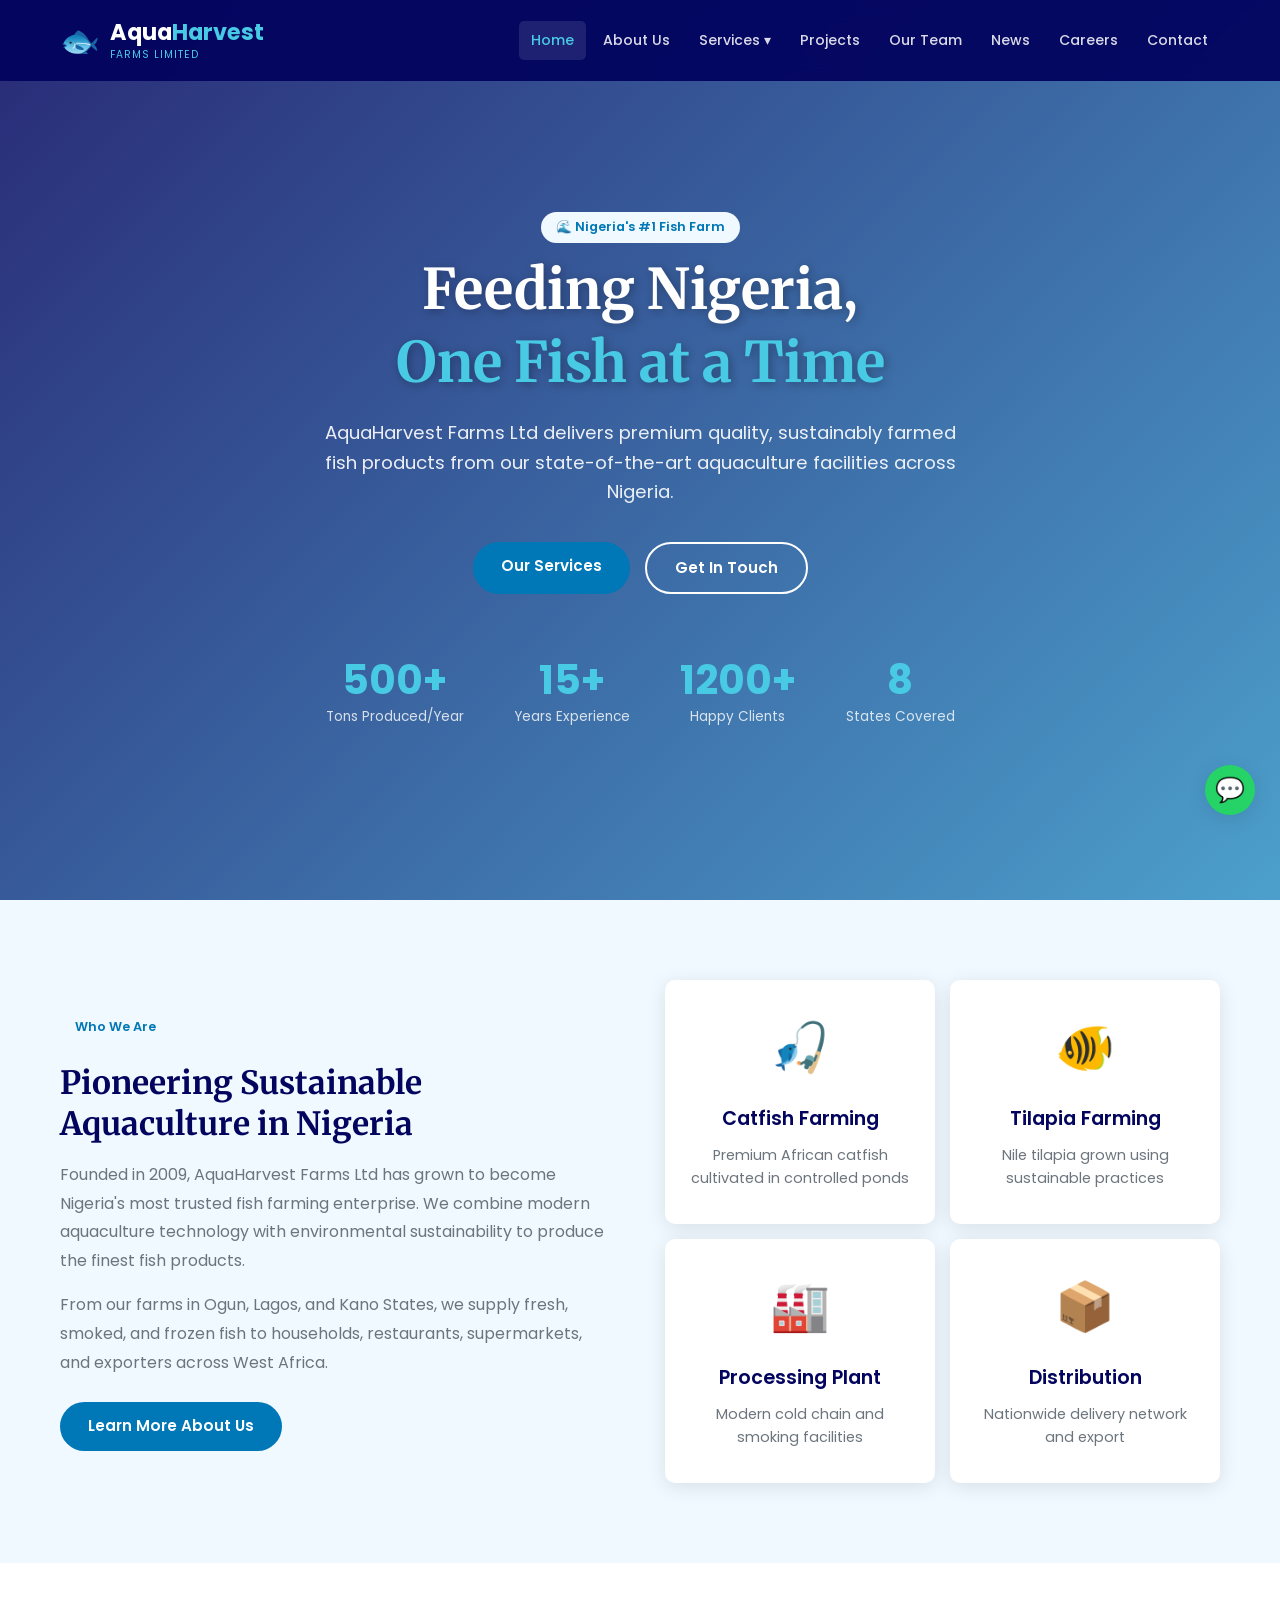
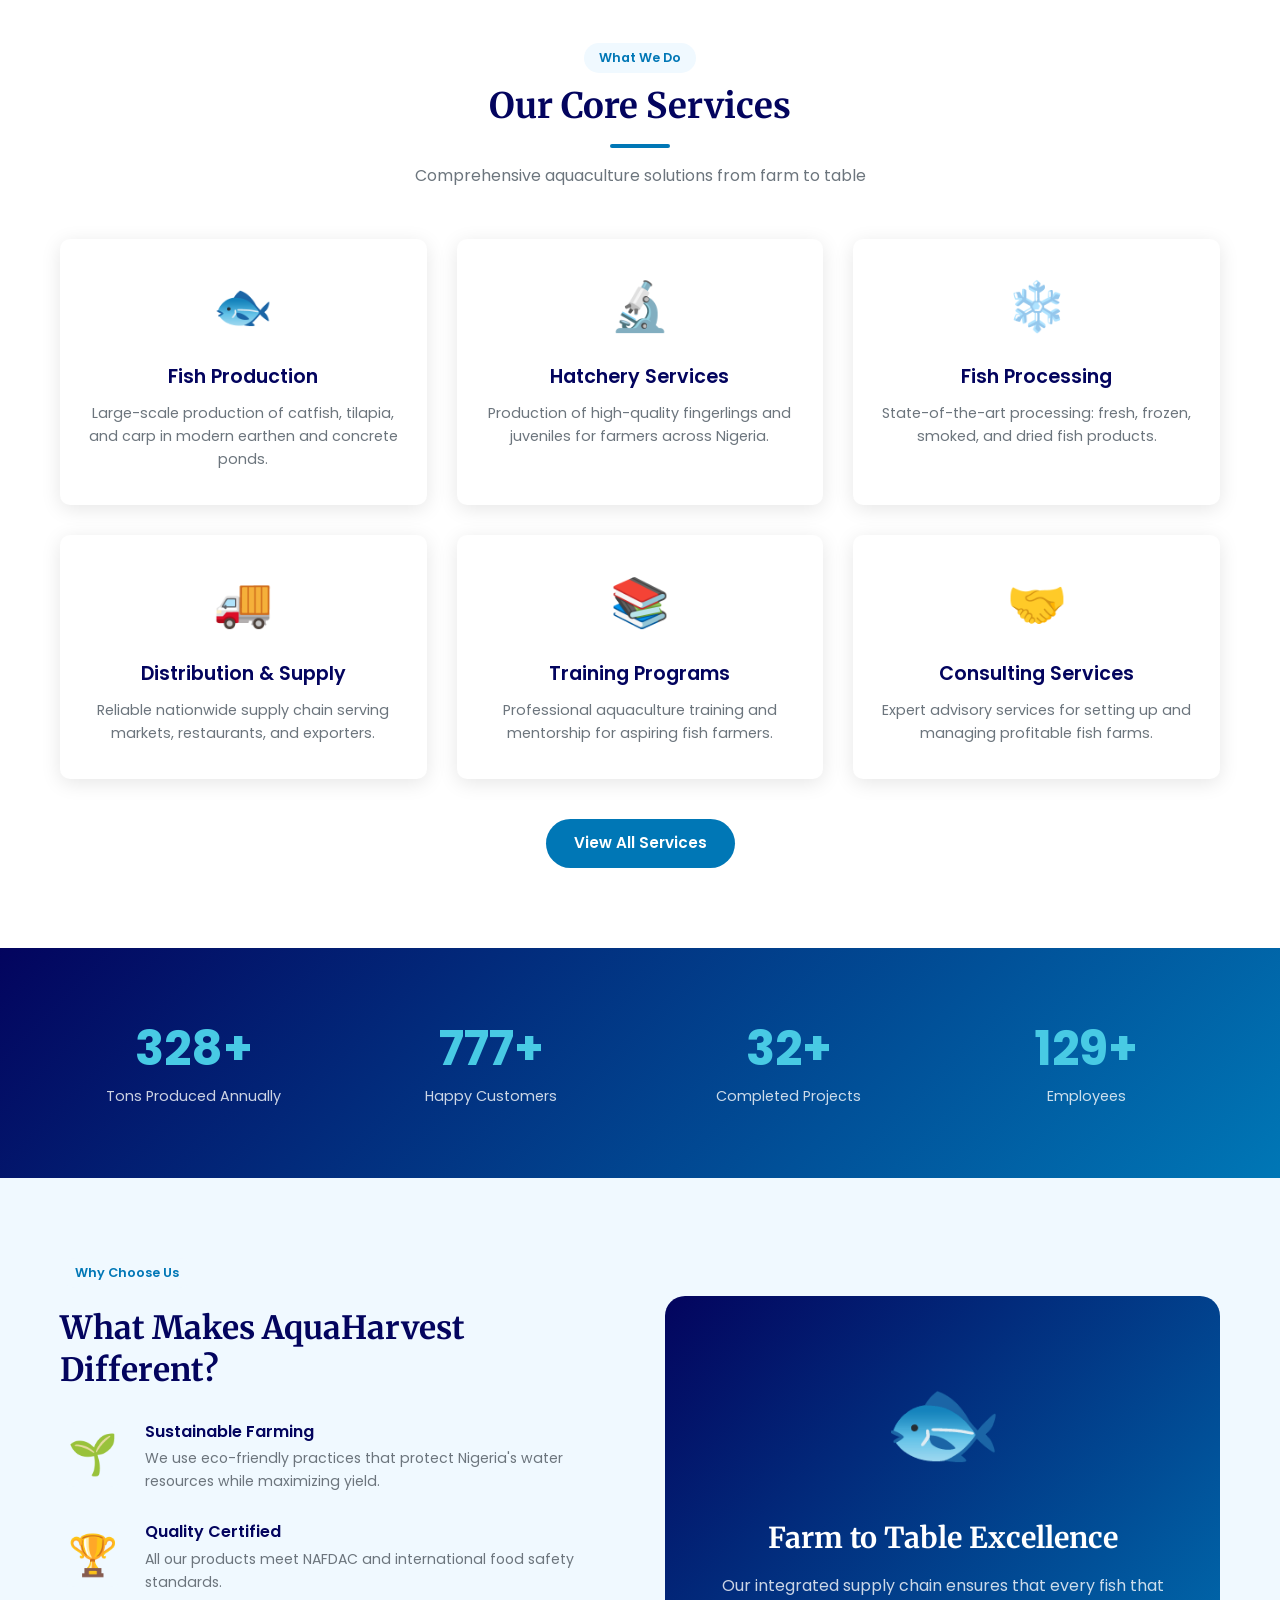
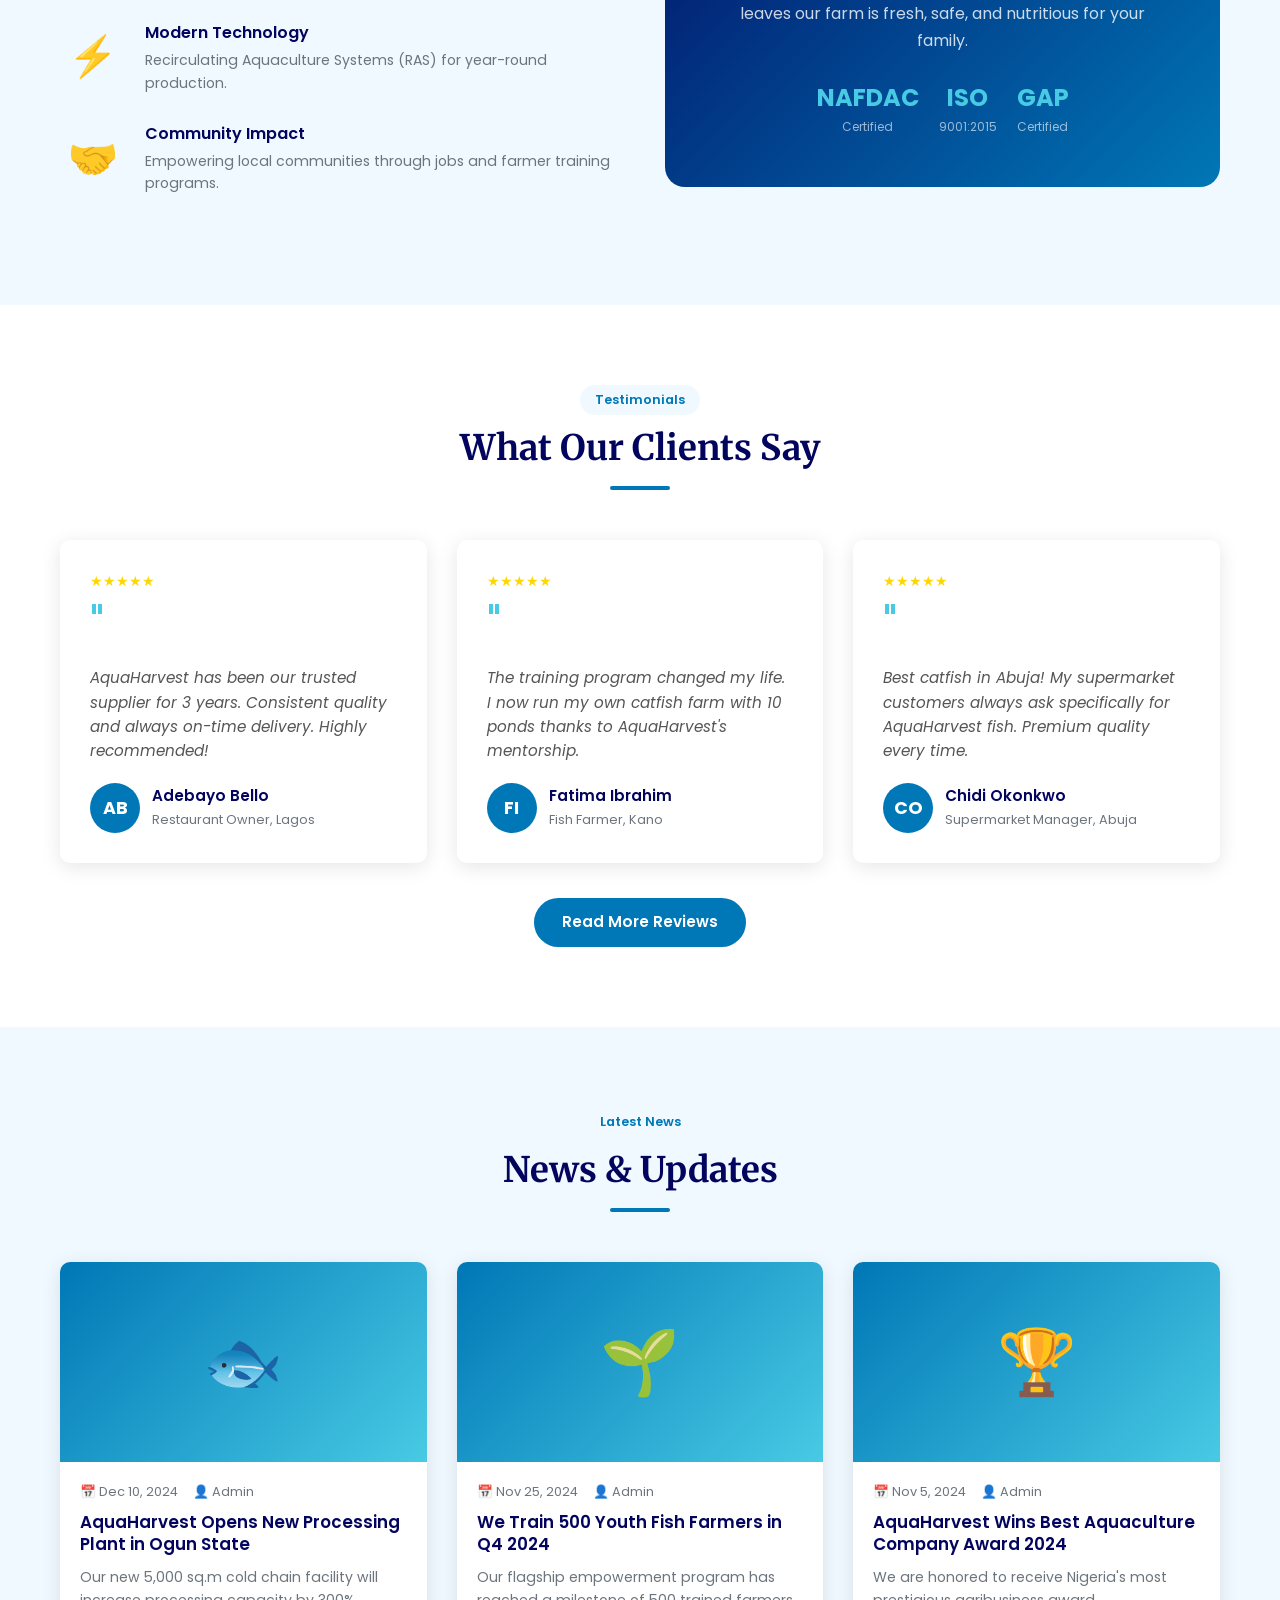
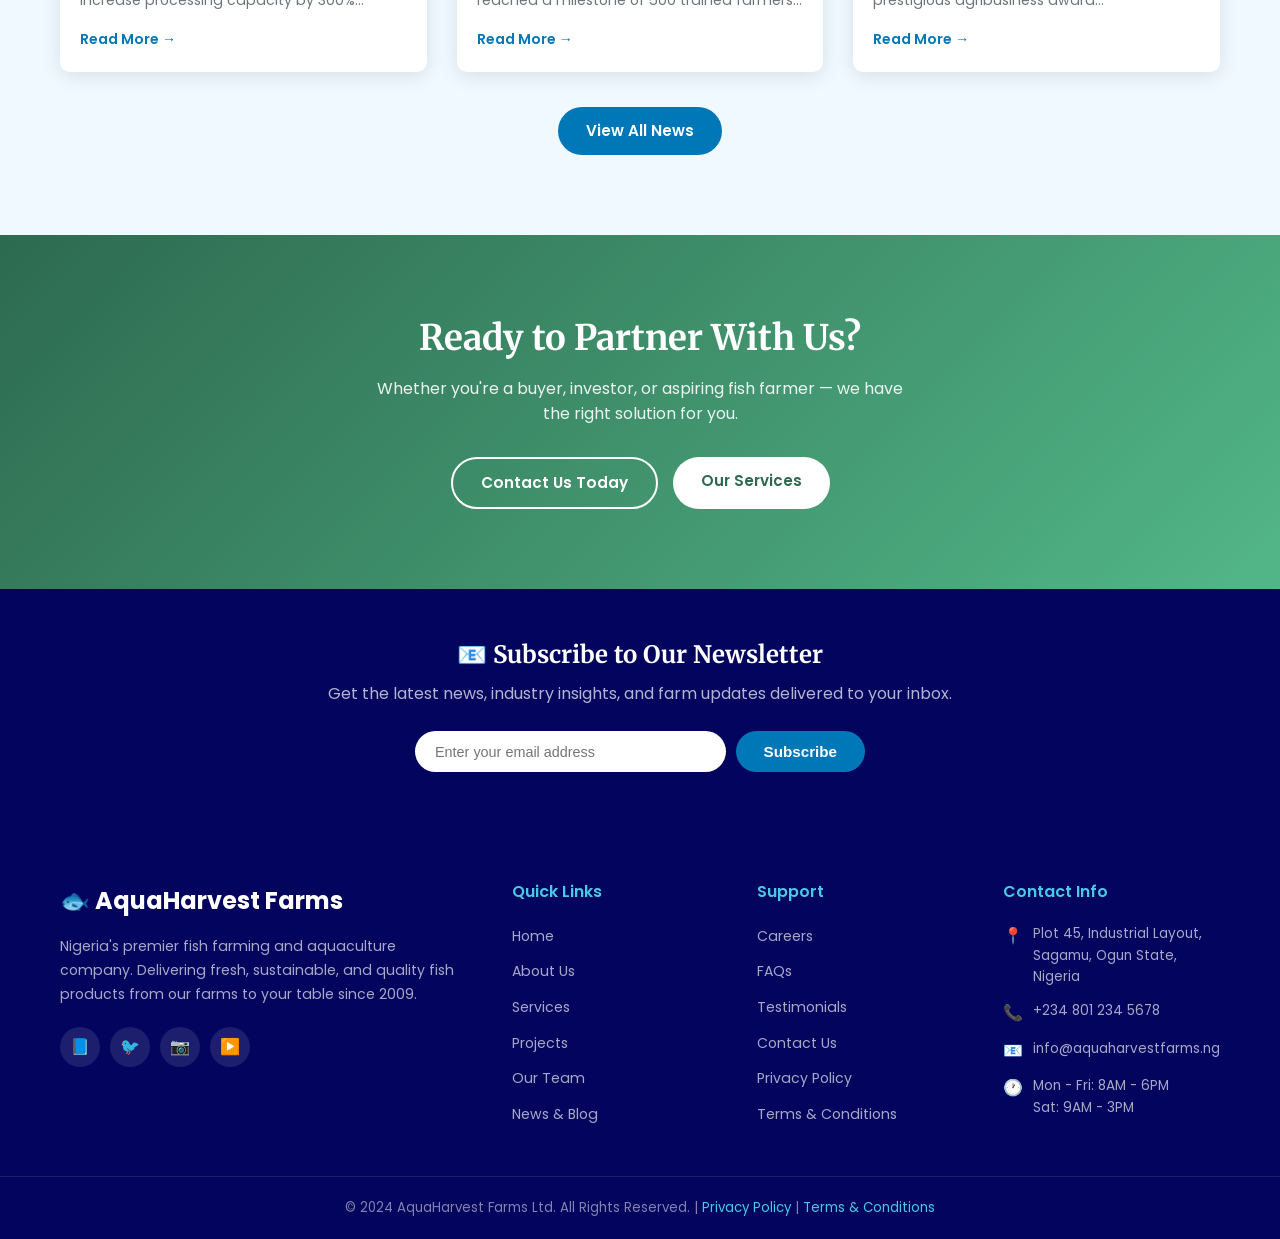
<file: index.html>
<!DOCTYPE html>
<html lang="en">
<head>
    <meta charset="UTF-8">
    <meta name="viewport" content="width=device-width, initial-scale=1.0">
    <meta name="description" content="AquaHarvest Farms Ltd - Nigeria's leading fish farming and aquaculture company. Fresh, sustainable, quality fish products.">
    <meta name="keywords" content="fish farming, aquaculture, Nigeria, catfish, tilapia, AquaHarvest">
    <meta name="author" content="AquaHarvest Farms Ltd">
    <title>AquaHarvest Farms Ltd - Nigeria's Premier Fish Farm</title>
    <link rel="stylesheet" href="css/style.css">
    <link rel="icon" href="data:image/svg+xml,<svg xmlns='http://www.w3.org/2000/svg' viewBox='0 0 100 100'><text y='.9em' font-size='90'>🐟</text></svg>">
</head>
<body>

    <!-- NAVBAR -->
    <nav class="navbar">
        <div class="container">
            <a href="index.html" class="logo">
                <span class="logo-icon">🐟</span>
                <div>
                    <h1>Aqua<span>Harvest</span></h1>
                    <small>FARMS LIMITED</small>
                </div>
            </a>
            <ul class="nav-menu">
                <li><a href="index.html" class="active">Home</a></li>
                <li><a href="about.html">About Us</a></li>
                <li class="dropdown">
                    <a href="services.html">Services ▾</a>
                    <ul class="dropdown-menu">
                        <li><a href="services.html#fish-production">Fish Production</a></li>
                        <li><a href="services.html#processing">Fish Processing</a></li>
                        <li><a href="services.html#consulting">Aquaculture Consulting</a></li>
                        <li><a href="services.html#training">Training Programs</a></li>
                    </ul>
                </li>
                <li><a href="projects.html">Projects</a></li>
                <li><a href="team.html">Our Team</a></li>
                <li><a href="blog.html">News</a></li>
                <li><a href="careers.html">Careers</a></li>
                <li><a href="contact.html">Contact</a></li>
            </ul>
            <div class="hamburger">
                <span></span><span></span><span></span>
            </div>
        </div>
    </nav>

    <!-- HERO -->
    <section class="hero">
        <div class="hero-content">
            <span class="badge">🌊 Nigeria's #1 Fish Farm</span>
            <h1>Feeding Nigeria,<br><span>One Fish at a Time</span></h1>
            <p>AquaHarvest Farms Ltd delivers premium quality, sustainably farmed fish products from our state-of-the-art aquaculture facilities across Nigeria.</p>
            <div class="hero-buttons">
                <a href="services.html" class="btn btn-primary">Our Services</a>
                <a href="contact.html" class="btn btn-outline">Get In Touch</a>
            </div>
            <div class="hero-stats">
                <div class="stat">
                    <h3>500+</h3>
                    <p>Tons Produced/Year</p>
                </div>
                <div class="stat">
                    <h3>15+</h3>
                    <p>Years Experience</p>
                </div>
                <div class="stat">
                    <h3>1200+</h3>
                    <p>Happy Clients</p>
                </div>
                <div class="stat">
                    <h3>8</h3>
                    <p>States Covered</p>
                </div>
            </div>
        </div>
    </section>

    <!-- ABOUT SNIPPET -->
    <section class="section" style="background: var(--light);">
        <div class="container">
            <div class="grid-2" style="align-items:center; gap:50px;">
                <div class="animate-on-scroll">
                    <span class="badge">Who We Are</span>
                    <h2 style="font-size:2rem; color:var(--dark); margin:10px 0 15px;">Pioneering Sustainable Aquaculture in Nigeria</h2>
                    <p style="color:var(--gray); line-height:1.8; margin-bottom:15px;">Founded in 2009, AquaHarvest Farms Ltd has grown to become Nigeria's most trusted fish farming enterprise. We combine modern aquaculture technology with environmental sustainability to produce the finest fish products.</p>
                    <p style="color:var(--gray); line-height:1.8; margin-bottom:25px;">From our farms in Ogun, Lagos, and Kano States, we supply fresh, smoked, and frozen fish to households, restaurants, supermarkets, and exporters across West Africa.</p>
                    <a href="about.html" class="btn btn-primary">Learn More About Us</a>
                </div>
                <div class="animate-on-scroll" style="display:grid; grid-template-columns:1fr 1fr; gap:15px;">
                    <div class="service-card" style="background:var(--white);">
                        <span class="icon">🎣</span>
                        <h3>Catfish Farming</h3>
                        <p>Premium African catfish cultivated in controlled ponds</p>
                    </div>
                    <div class="service-card" style="background:var(--white);">
                        <span class="icon">🐠</span>
                        <h3>Tilapia Farming</h3>
                        <p>Nile tilapia grown using sustainable practices</p>
                    </div>
                    <div class="service-card" style="background:var(--white);">
                        <span class="icon">🏭</span>
                        <h3>Processing Plant</h3>
                        <p>Modern cold chain and smoking facilities</p>
                    </div>
                    <div class="service-card" style="background:var(--white);">
                        <span class="icon">📦</span>
                        <h3>Distribution</h3>
                        <p>Nationwide delivery network and export</p>
                    </div>
                </div>
            </div>
        </div>
    </section>

    <!-- SERVICES -->
    <section class="section">
        <div class="container">
            <div class="section-title">
                <span class="badge">What We Do</span>
                <h2>Our Core Services</h2>
                <div class="line"></div>
                <p>Comprehensive aquaculture solutions from farm to table</p>
            </div>
            <div class="grid-3">
                <div class="service-card animate-on-scroll">
                    <span class="icon">🐟</span>
                    <h3>Fish Production</h3>
                    <p>Large-scale production of catfish, tilapia, and carp in modern earthen and concrete ponds.</p>
                </div>
                <div class="service-card animate-on-scroll">
                    <span class="icon">🔬</span>
                    <h3>Hatchery Services</h3>
                    <p>Production of high-quality fingerlings and juveniles for farmers across Nigeria.</p>
                </div>
                <div class="service-card animate-on-scroll">
                    <span class="icon">❄️</span>
                    <h3>Fish Processing</h3>
                    <p>State-of-the-art processing: fresh, frozen, smoked, and dried fish products.</p>
                </div>
                <div class="service-card animate-on-scroll">
                    <span class="icon">🚚</span>
                    <h3>Distribution & Supply</h3>
                    <p>Reliable nationwide supply chain serving markets, restaurants, and exporters.</p>
                </div>
                <div class="service-card animate-on-scroll">
                    <span class="icon">📚</span>
                    <h3>Training Programs</h3>
                    <p>Professional aquaculture training and mentorship for aspiring fish farmers.</p>
                </div>
                <div class="service-card animate-on-scroll">
                    <span class="icon">🤝</span>
                    <h3>Consulting Services</h3>
                    <p>Expert advisory services for setting up and managing profitable fish farms.</p>
                </div>
            </div>
            <div style="text-align:center; margin-top:40px;">
                <a href="services.html" class="btn btn-primary">View All Services</a>
            </div>
        </div>
    </section>

    <!-- STATS -->
    <section class="stats-section">
        <div class="container">
            <div class="stats-grid">
                <div class="stat-item">
                    <h3><span class="counter" data-target="500">0</span>+</h3>
                    <p>Tons Produced Annually</p>
                </div>
                <div class="stat-item">
                    <h3><span class="counter" data-target="1200">0</span>+</h3>
                    <p>Happy Customers</p>
                </div>
                <div class="stat-item">
                    <h3><span class="counter" data-target="50">0</span>+</h3>
                    <p>Completed Projects</p>
                </div>
                <div class="stat-item">
                    <h3><span class="counter" data-target="200">0</span>+</h3>
                    <p>Employees</p>
                </div>
            </div>
        </div>
    </section>

    <!-- WHY CHOOSE US -->
    <section class="section" style="background:var(--light);">
        <div class="container">
            <div class="grid-2" style="align-items:center; gap:50px;">
                <div>
                    <span class="badge">Why Choose Us</span>
                    <h2 style="font-size:2rem; color:var(--dark); margin:10px 0 30px;">What Makes AquaHarvest Different?</h2>
                    <div class="feature-item animate-on-scroll">
                        <div class="feature-icon">🌱</div>
                        <div class="feature-text">
                            <h4>Sustainable Farming</h4>
                            <p>We use eco-friendly practices that protect Nigeria's water resources while maximizing yield.</p>
                        </div>
                    </div>
                    <div class="feature-item animate-on-scroll">
                        <div class="feature-icon">🏆</div>
                        <div class="feature-text">
                            <h4>Quality Certified</h4>
                            <p>All our products meet NAFDAC and international food safety standards.</p>
                        </div>
                    </div>
                    <div class="feature-item animate-on-scroll">
                        <div class="feature-icon">⚡</div>
                        <div class="feature-text">
                            <h4>Modern Technology</h4>
                            <p>Recirculating Aquaculture Systems (RAS) for year-round production.</p>
                        </div>
                    </div>
                    <div class="feature-item animate-on-scroll">
                        <div class="feature-icon">🤝</div>
                        <div class="feature-text">
                            <h4>Community Impact</h4>
                            <p>Empowering local communities through jobs and farmer training programs.</p>
                        </div>
                    </div>
                </div>
                <div style="background:linear-gradient(135deg, var(--dark), var(--primary)); border-radius:20px; padding:50px; text-align:center; color:white;">
                    <div style="font-size:6rem; margin-bottom:20px;">🐟</div>
                    <h3 style="font-size:1.8rem; color:white; margin-bottom:15px;">Farm to Table Excellence</h3>
                    <p style="color:rgba(255,255,255,0.8); line-height:1.7;">Our integrated supply chain ensures that every fish that leaves our farm is fresh, safe, and nutritious for your family.</p>
                    <div style="display:flex; gap:20px; justify-content:center; margin-top:25px; flex-wrap:wrap;">
                        <div style="text-align:center;">
                            <div style="font-size:1.5rem; color:var(--accent); font-weight:700;">NAFDAC</div>
                            <div style="font-size:0.75rem; color:rgba(255,255,255,0.6);">Certified</div>
                        </div>
                        <div style="text-align:center;">
                            <div style="font-size:1.5rem; color:var(--accent); font-weight:700;">ISO</div>
                            <div style="font-size:0.75rem; color:rgba(255,255,255,0.6);">9001:2015</div>
                        </div>
                        <div style="text-align:center;">
                            <div style="font-size:1.5rem; color:var(--accent); font-weight:700;">GAP</div>
                            <div style="font-size:0.75rem; color:rgba(255,255,255,0.6);">Certified</div>
                        </div>
                    </div>
                </div>
            </div>
        </div>
    </section>

    <!-- TESTIMONIALS SNIPPET -->
    <section class="section">
        <div class="container">
            <div class="section-title">
                <span class="badge">Testimonials</span>
                <h2>What Our Clients Say</h2>
                <div class="line"></div>
            </div>
            <div class="grid-3">
                <div class="testimonial-card animate-on-scroll">
                    <div class="stars">★★★★★</div>
                    <div class="quote">"</div>
                    <p>AquaHarvest has been our trusted supplier for 3 years. Consistent quality and always on-time delivery. Highly recommended!</p>
                    <div class="author">
                        <div class="author-avatar">AB</div>
                        <div class="author-info">
                            <h4>Adebayo Bello</h4>
                            <span>Restaurant Owner, Lagos</span>
                        </div>
                    </div>
                </div>
                <div class="testimonial-card animate-on-scroll">
                    <div class="stars">★★★★★</div>
                    <div class="quote">"</div>
                    <p>The training program changed my life. I now run my own catfish farm with 10 ponds thanks to AquaHarvest's mentorship.</p>
                    <div class="author">
                        <div class="author-avatar">FI</div>
                        <div class="author-info">
                            <h4>Fatima Ibrahim</h4>
                            <span>Fish Farmer, Kano</span>
                        </div>
                    </div>
                </div>
                <div class="testimonial-card animate-on-scroll">
                    <div class="stars">★★★★★</div>
                    <div class="quote">"</div>
                    <p>Best catfish in Abuja! My supermarket customers always ask specifically for AquaHarvest fish. Premium quality every time.</p>
                    <div class="author">
                        <div class="author-avatar">CO</div>
                        <div class="author-info">
                            <h4>Chidi Okonkwo</h4>
                            <span>Supermarket Manager, Abuja</span>
                        </div>
                    </div>
                </div>
            </div>
            <div style="text-align:center; margin-top:35px;">
                <a href="testimonials.html" class="btn btn-primary">Read More Reviews</a>
            </div>
        </div>
    </section>

    <!-- LATEST NEWS -->
    <section class="section" style="background:var(--light);">
        <div class="container">
            <div class="section-title">
                <span class="badge">Latest News</span>
                <h2>News & Updates</h2>
                <div class="line"></div>
            </div>
            <div class="grid-3">
                <div class="blog-card animate-on-scroll">
                    <div class="blog-img">🐟</div>
                    <div class="blog-body">
                        <div class="blog-meta"><span>📅 Dec 10, 2024</span><span>👤 Admin</span></div>
                        <h3>AquaHarvest Opens New Processing Plant in Ogun State</h3>
                        <p>Our new 5,000 sq.m cold chain facility will increase processing capacity by 300%...</p>
                        <a href="blog.html" class="read-more">Read More →</a>
                    </div>
                </div>
                <div class="blog-card animate-on-scroll">
                    <div class="blog-img">🌱</div>
                    <div class="blog-body">
                        <div class="blog-meta"><span>📅 Nov 25, 2024</span><span>👤 Admin</span></div>
                        <h3>We Train 500 Youth Fish Farmers in Q4 2024</h3>
                        <p>Our flagship empowerment program has reached a milestone of 500 trained farmers...</p>
                        <a href="blog.html" class="read-more">Read More →</a>
                    </div>
                </div>
                <div class="blog-card animate-on-scroll">
                    <div class="blog-img">🏆</div>
                    <div class="blog-body">
                        <div class="blog-meta"><span>📅 Nov 5, 2024</span><span>👤 Admin</span></div>
                        <h3>AquaHarvest Wins Best Aquaculture Company Award 2024</h3>
                        <p>We are honored to receive Nigeria's most prestigious agribusiness award...</p>
                        <a href="blog.html" class="read-more">Read More →</a>
                    </div>
                </div>
            </div>
            <div style="text-align:center; margin-top:35px;">
                <a href="blog.html" class="btn btn-primary">View All News</a>
            </div>
        </div>
    </section>

    <!-- CTA -->
    <section class="cta-section">
        <h2>Ready to Partner With Us?</h2>
        <p>Whether you're a buyer, investor, or aspiring fish farmer — we have the right solution for you.</p>
        <div style="display:flex; gap:15px; justify-content:center; flex-wrap:wrap;">
            <a href="contact.html" class="btn btn-outline">Contact Us Today</a>
            <a href="services.html" class="btn" style="background:white;color:var(--green);">Our Services</a>
        </div>
    </section>

    <!-- NEWSLETTER -->
    <section class="section" style="background:var(--dark); padding:50px 0;">
        <div class="container" style="text-align:center;">
            <h2 style="color:white; margin-bottom:10px;">📧 Subscribe to Our Newsletter</h2>
            <p style="color:rgba(255,255,255,0.7); margin-bottom:25px;">Get the latest news, industry insights, and farm updates delivered to your inbox.</p>
            <form id="newsletterForm" style="display:flex; gap:10px; max-width:450px; margin:0 auto; flex-wrap:wrap; justify-content:center;">
                <input type="email" placeholder="Enter your email address" required style="flex:1; padding:12px 20px; border-radius:30px; border:none; font-size:0.9rem; min-width:250px;">
                <button type="submit" class="btn btn-primary">Subscribe</button>
            </form>
        </div>
    </section>

    <!-- FOOTER -->
    <footer>
        <div class="container">
            <div class="footer-grid">
                <div class="footer-brand">
                    <div class="logo-text">🐟 AquaHarvest Farms</div>
                    <p>Nigeria's premier fish farming and aquaculture company. Delivering fresh, sustainable, and quality fish products from our farms to your table since 2009.</p>
                    <div class="footer-social">
                        <a href="#">📘</a><a href="#">🐦</a><a href="#">📷</a><a href="#">▶️</a>
                    </div>
                </div>
                <div class="footer-col">
                    <h4>Quick Links</h4>
                    <ul>
                        <li><a href="index.html">Home</a></li>
                        <li><a href="about.html">About Us</a></li>
                        <li><a href="services.html">Services</a></li>
                        <li><a href="projects.html">Projects</a></li>
                        <li><a href="team.html">Our Team</a></li>
                        <li><a href="blog.html">News & Blog</a></li>
                    </ul>
                </div>
                <div class="footer-col">
                    <h4>Support</h4>
                    <ul>
                        <li><a href="careers.html">Careers</a></li>
                        <li><a href="faqs.html">FAQs</a></li>
                        <li><a href="testimonials.html">Testimonials</a></li>
                        <li><a href="contact.html">Contact Us</a></li>
                        <li><a href="privacy.html">Privacy Policy</a></li>
                        <li><a href="terms.html">Terms & Conditions</a></li>
                    </ul>
                </div>
                <div class="footer-col">
                    <h4>Contact Info</h4>
                    <div class="footer-contact-item">
                        <span>📍</span><p>Plot 45, Industrial Layout, Sagamu, Ogun State, Nigeria</p>
                    </div>
                    <div class="footer-contact-item">
                        <span>📞</span><p>+234 801 234 5678</p>
                    </div>
                    <div class="footer-contact-item">
                        <span>📧</span><p>info@aquaharvestfarms.ng</p>
                    </div>
                    <div class="footer-contact-item">
                        <span>🕐</span><p>Mon - Fri: 8AM - 6PM<br>Sat: 9AM - 3PM</p>
                    </div>
                </div>
            </div>
        </div>
        <div class="footer-bottom">
            <div class="container">
                <p>© 2024 AquaHarvest Farms Ltd. All Rights Reserved. | <a href="privacy.html">Privacy Policy</a> | <a href="terms.html">Terms & Conditions</a></p>
            </div>
        </div>
    </footer>

    <!-- BACK TO TOP -->
    <button class="back-to-top">↑</button>

    <!-- WHATSAPP FLOAT -->
    <a href="https://wa.me/2348168806183" class="whatsapp-float" target="_blank" title="Chat on WhatsApp">💬</a>

    <script src="js/main.js"></script>
</body>
</html>
</file>
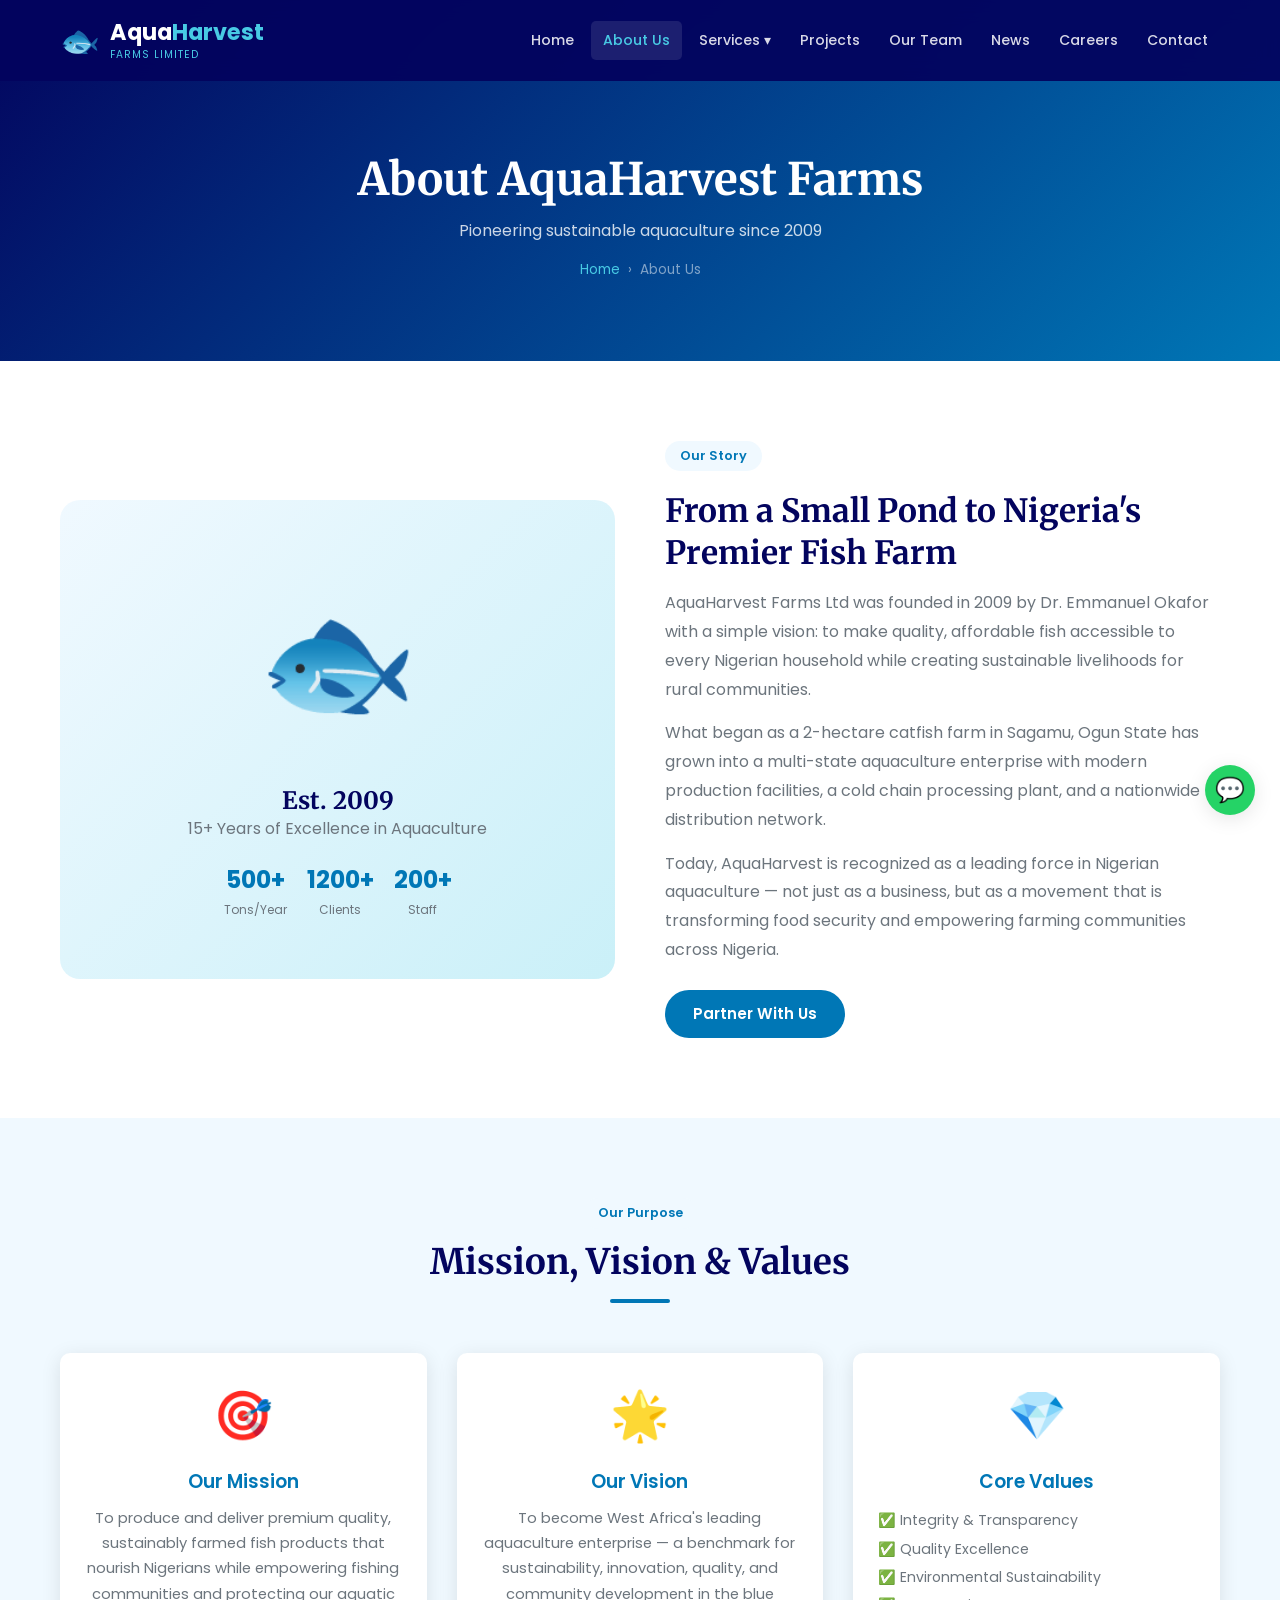
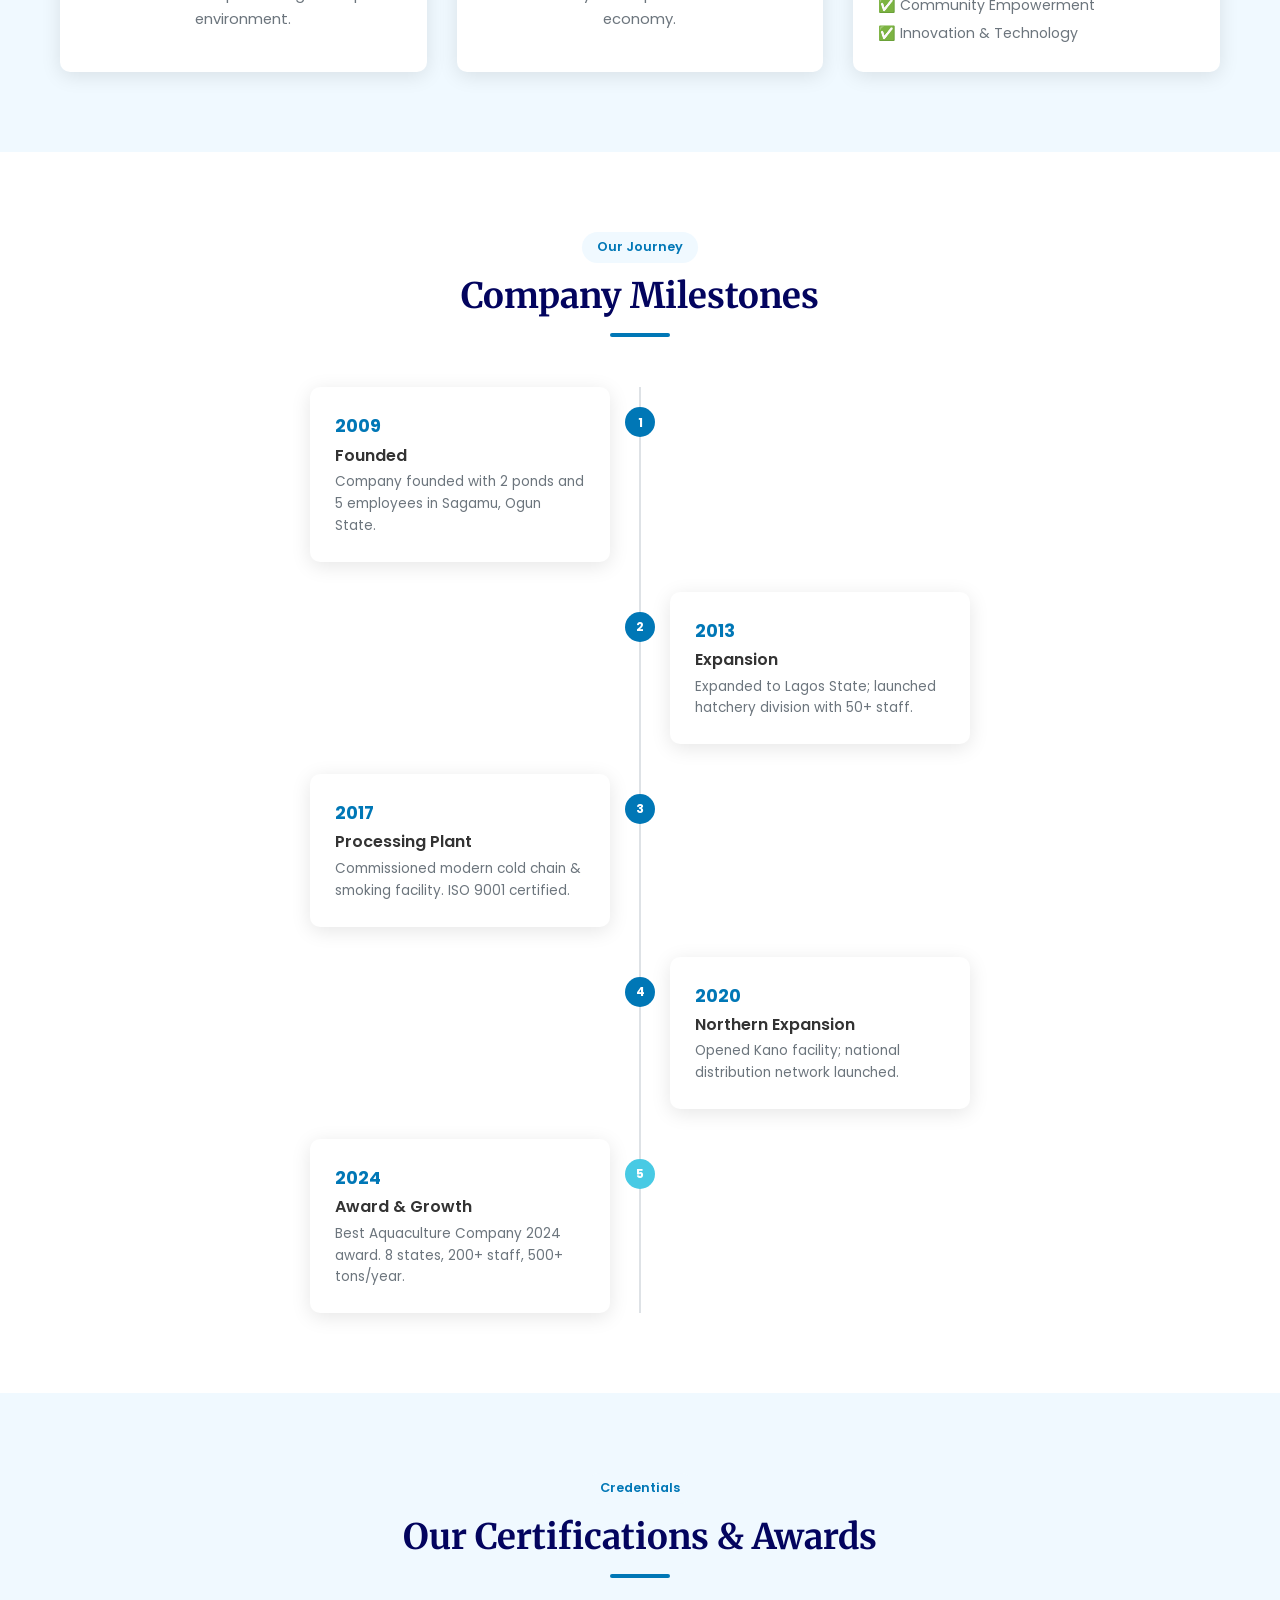
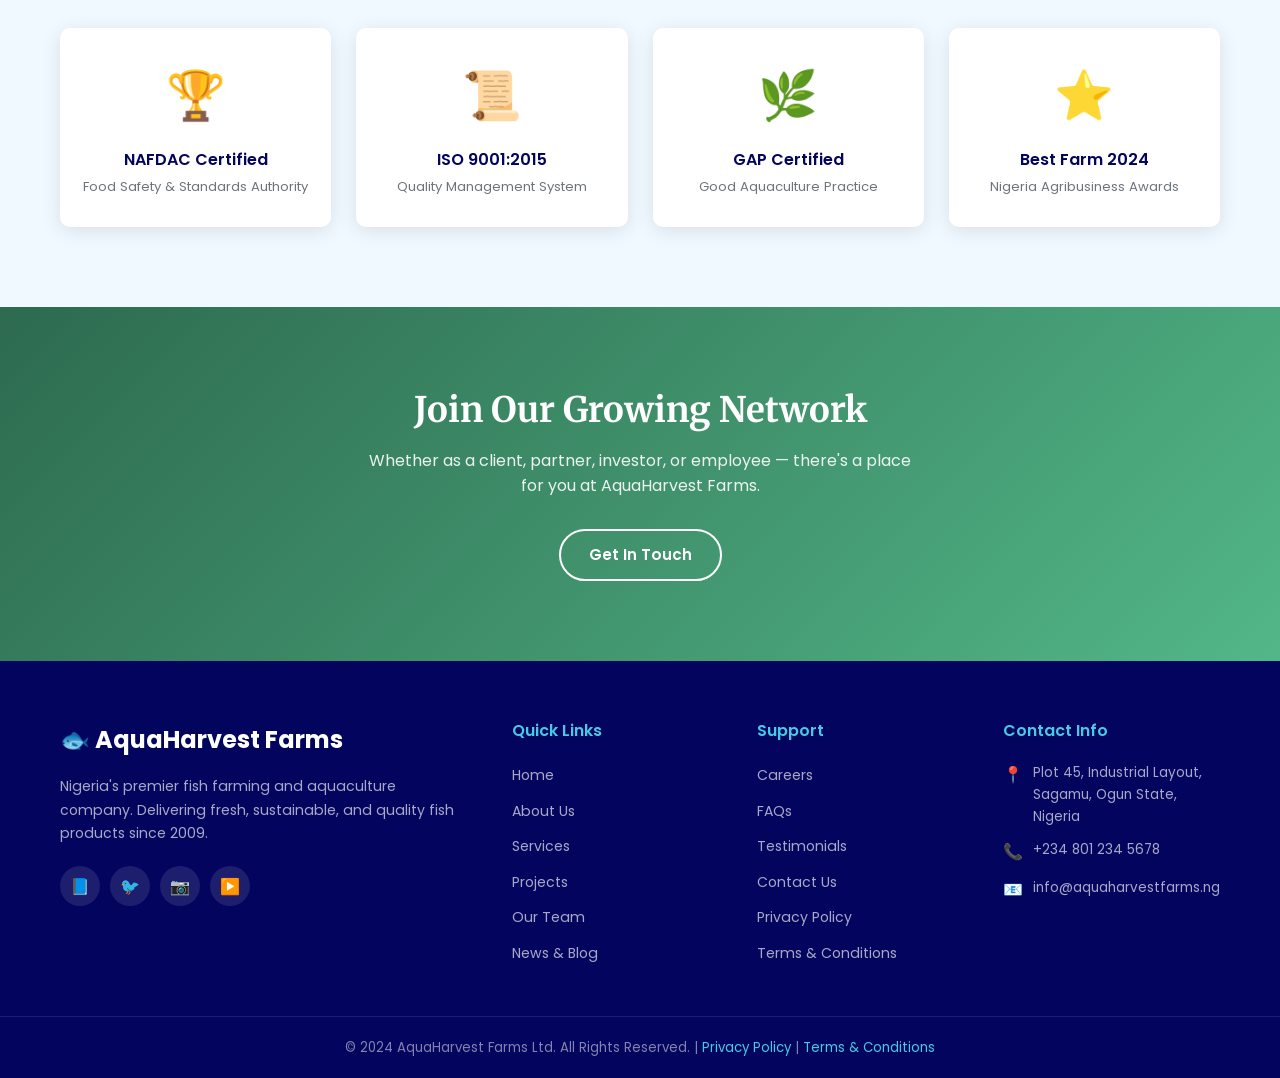
<file: about.html>
<!DOCTYPE html>
<html lang="en">
<head>
    <meta charset="UTF-8">
    <meta name="viewport" content="width=device-width, initial-scale=1.0">
    <meta name="description" content="Learn about AquaHarvest Farms Ltd - our history, mission, vision and values in Nigerian aquaculture.">
    <title>About Us | AquaHarvest Farms Ltd</title>
    <link rel="stylesheet" href="css/style.css">
    <link rel="icon" href="data:image/svg+xml,<svg xmlns='http://www.w3.org/2000/svg' viewBox='0 0 100 100'><text y='.9em' font-size='90'>🐟</text></svg>">
</head>
<body>

    <!-- NAVBAR -->
    <nav class="navbar">
        <div class="container">
            <a href="index.html" class="logo">
                <span class="logo-icon">🐟</span>
                <div><h1>Aqua<span>Harvest</span></h1><small>FARMS LIMITED</small></div>
            </a>
            <ul class="nav-menu">
                <li><a href="index.html">Home</a></li>
                <li><a href="about.html" class="active">About Us</a></li>
                <li class="dropdown">
                    <a href="services.html">Services ▾</a>
                    <ul class="dropdown-menu">
                        <li><a href="services.html#fish-production">Fish Production</a></li>
                        <li><a href="services.html#processing">Fish Processing</a></li>
                        <li><a href="services.html#consulting">Aquaculture Consulting</a></li>
                        <li><a href="services.html#training">Training Programs</a></li>
                    </ul>
                </li>
                <li><a href="projects.html">Projects</a></li>
                <li><a href="team.html">Our Team</a></li>
                <li><a href="blog.html">News</a></li>
                <li><a href="careers.html">Careers</a></li>
                <li><a href="contact.html">Contact</a></li>
            </ul>
            <div class="hamburger"><span></span><span></span><span></span></div>
        </div>
    </nav>

    <!-- PAGE HERO -->
    <div class="page-hero">
        <h1>About AquaHarvest Farms</h1>
        <p>Pioneering sustainable aquaculture since 2009</p>
        <div class="breadcrumb">
            <a href="index.html">Home</a>
            <span>›</span>
            <span>About Us</span>
        </div>
    </div>

    <!-- OUR STORY -->
    <section class="section">
        <div class="container">
            <div class="grid-2" style="align-items:center; gap:50px;">
                <div style="background:linear-gradient(135deg,var(--light),#caf0f8); border-radius:20px; padding:60px 40px; text-align:center;">
                    <div style="font-size:8rem;">🐟</div>
                    <h3 style="font-size:1.5rem; color:var(--dark); margin-top:20px;">Est. 2009</h3>
                    <p style="color:var(--gray);">15+ Years of Excellence in Aquaculture</p>
                    <div style="display:flex; gap:20px; justify-content:center; margin-top:20px; flex-wrap:wrap;">
                        <div><div style="font-size:1.5rem; font-weight:700; color:var(--primary);">500+</div><div style="font-size:0.75rem; color:var(--gray);">Tons/Year</div></div>
                        <div><div style="font-size:1.5rem; font-weight:700; color:var(--primary);">1200+</div><div style="font-size:0.75rem; color:var(--gray);">Clients</div></div>
                        <div><div style="font-size:1.5rem; font-weight:700; color:var(--primary);">200+</div><div style="font-size:0.75rem; color:var(--gray);">Staff</div></div>
                    </div>
                </div>
                <div>
                    <span class="badge">Our Story</span>
                    <h2 style="font-size:2rem; color:var(--dark); margin:10px 0 15px;">From a Small Pond to Nigeria's Premier Fish Farm</h2>
                    <p style="color:var(--gray); line-height:1.8; margin-bottom:15px;">AquaHarvest Farms Ltd was founded in 2009 by Dr. Emmanuel Okafor with a simple vision: to make quality, affordable fish accessible to every Nigerian household while creating sustainable livelihoods for rural communities.</p>
                    <p style="color:var(--gray); line-height:1.8; margin-bottom:15px;">What began as a 2-hectare catfish farm in Sagamu, Ogun State has grown into a multi-state aquaculture enterprise with modern production facilities, a cold chain processing plant, and a nationwide distribution network.</p>
                    <p style="color:var(--gray); line-height:1.8; margin-bottom:25px;">Today, AquaHarvest is recognized as a leading force in Nigerian aquaculture — not just as a business, but as a movement that is transforming food security and empowering farming communities across Nigeria.</p>
                    <a href="contact.html" class="btn btn-primary">Partner With Us</a>
                </div>
            </div>
        </div>
    </section>

    <!-- MISSION VISION VALUES -->
    <section class="section" style="background:var(--light);">
        <div class="container">
            <div class="section-title">
                <span class="badge">Our Purpose</span>
                <h2>Mission, Vision & Values</h2>
                <div class="line"></div>
            </div>
            <div class="grid-3">
                <div class="card animate-on-scroll">
                    <div class="card-body" style="text-align:center;">
                        <div style="font-size:3rem; margin-bottom:15px;">🎯</div>
                        <h3 style="color:var(--primary); margin-bottom:12px; font-family:'Poppins',sans-serif; font-weight:600;">Our Mission</h3>
                        <p style="color:var(--gray); line-height:1.7; font-size:0.92rem;">To produce and deliver premium quality, sustainably farmed fish products that nourish Nigerians while empowering fishing communities and protecting our aquatic environment.</p>
                    </div>
                </div>
                <div class="card animate-on-scroll">
                    <div class="card-body" style="text-align:center;">
                        <div style="font-size:3rem; margin-bottom:15px;">🌟</div>
                        <h3 style="color:var(--primary); margin-bottom:12px; font-family:'Poppins',sans-serif; font-weight:600;">Our Vision</h3>
                        <p style="color:var(--gray); line-height:1.7; font-size:0.92rem;">To become West Africa's leading aquaculture enterprise — a benchmark for sustainability, innovation, quality, and community development in the blue economy.</p>
                    </div>
                </div>
                <div class="card animate-on-scroll">
                    <div class="card-body" style="text-align:center;">
                        <div style="font-size:3rem; margin-bottom:15px;">💎</div>
                        <h3 style="color:var(--primary); margin-bottom:12px; font-family:'Poppins',sans-serif; font-weight:600;">Core Values</h3>
                        <ul style="text-align:left; color:var(--gray); font-size:0.88rem; line-height:2;">
                            <li>✅ Integrity & Transparency</li>
                            <li>✅ Quality Excellence</li>
                            <li>✅ Environmental Sustainability</li>
                            <li>✅ Community Empowerment</li>
                            <li>✅ Innovation & Technology</li>
                        </ul>
                    </div>
                </div>
            </div>
        </div>
    </section>

    <!-- TIMELINE -->
    <section class="section">
        <div class="container">
            <div class="section-title">
                <span class="badge">Our Journey</span>
                <h2>Company Milestones</h2>
                <div class="line"></div>
            </div>
            <div style="max-width:750px; margin:0 auto; position:relative;">
                <div style="position:absolute; left:50%; top:0; bottom:0; width:2px; background:var(--border); transform:translateX(-50%);"></div>
                <div style="display:flex; flex-direction:column; gap:30px;">
                    <!-- Timeline items -->
                    <div style="display:flex; justify-content:flex-end; padding-right:calc(50% + 30px); position:relative;">
                        <div class="card" style="max-width:300px;">
                            <div class="card-body">
                                <div style="color:var(--primary); font-weight:700; font-size:1.1rem;">2009</div>
                                <h4 style="font-family:'Poppins',sans-serif; font-weight:600; margin:5px 0;">Founded</h4>
                                <p style="color:var(--gray); font-size:0.85rem;">Company founded with 2 ponds and 5 employees in Sagamu, Ogun State.</p>
                            </div>
                        </div>
                        <div style="position:absolute; right:calc(50% - 15px); top:20px; width:30px; height:30px; background:var(--primary); border-radius:50%; display:flex; align-items:center; justify-content:center; color:white; font-size:0.75rem; font-weight:700;">1</div>
                    </div>
                    <div style="display:flex; justify-content:flex-start; padding-left:calc(50% + 30px); position:relative;">
                        <div class="card" style="max-width:300px;">
                            <div class="card-body">
                                <div style="color:var(--primary); font-weight:700; font-size:1.1rem;">2013</div>
                                <h4 style="font-family:'Poppins',sans-serif; font-weight:600; margin:5px 0;">Expansion</h4>
                                <p style="color:var(--gray); font-size:0.85rem;">Expanded to Lagos State; launched hatchery division with 50+ staff.</p>
                            </div>
                        </div>
                        <div style="position:absolute; left:calc(50% - 15px); top:20px; width:30px; height:30px; background:var(--primary); border-radius:50%; display:flex; align-items:center; justify-content:center; color:white; font-size:0.75rem; font-weight:700;">2</div>
                    </div>
                    <div style="display:flex; justify-content:flex-end; padding-right:calc(50% + 30px); position:relative;">
                        <div class="card" style="max-width:300px;">
                            <div class="card-body">
                                <div style="color:var(--primary); font-weight:700; font-size:1.1rem;">2017</div>
                                <h4 style="font-family:'Poppins',sans-serif; font-weight:600; margin:5px 0;">Processing Plant</h4>
                                <p style="color:var(--gray); font-size:0.85rem;">Commissioned modern cold chain & smoking facility. ISO 9001 certified.</p>
                            </div>
                        </div>
                        <div style="position:absolute; right:calc(50% - 15px); top:20px; width:30px; height:30px; background:var(--primary); border-radius:50%; display:flex; align-items:center; justify-content:center; color:white; font-size:0.75rem; font-weight:700;">3</div>
                    </div>
                    <div style="display:flex; justify-content:flex-start; padding-left:calc(50% + 30px); position:relative;">
                        <div class="card" style="max-width:300px;">
                            <div class="card-body">
                                <div style="color:var(--primary); font-weight:700; font-size:1.1rem;">2020</div>
                                <h4 style="font-family:'Poppins',sans-serif; font-weight:600; margin:5px 0;">Northern Expansion</h4>
                                <p style="color:var(--gray); font-size:0.85rem;">Opened Kano facility; national distribution network launched.</p>
                            </div>
                        </div>
                        <div style="position:absolute; left:calc(50% - 15px); top:20px; width:30px; height:30px; background:var(--primary); border-radius:50%; display:flex; align-items:center; justify-content:center; color:white; font-size:0.75rem; font-weight:700;">4</div>
                    </div>
                    <div style="display:flex; justify-content:flex-end; padding-right:calc(50% + 30px); position:relative;">
                        <div class="card" style="max-width:300px;">
                            <div class="card-body">
                                <div style="color:var(--primary); font-weight:700; font-size:1.1rem;">2024</div>
                                <h4 style="font-family:'Poppins',sans-serif; font-weight:600; margin:5px 0;">Award & Growth</h4>
                                <p style="color:var(--gray); font-size:0.85rem;">Best Aquaculture Company 2024 award. 8 states, 200+ staff, 500+ tons/year.</p>
                            </div>
                        </div>
                        <div style="position:absolute; right:calc(50% - 15px); top:20px; width:30px; height:30px; background:var(--accent); border-radius:50%; display:flex; align-items:center; justify-content:center; color:white; font-size:0.75rem; font-weight:700;">5</div>
                    </div>
                </div>
            </div>
        </div>
    </section>

    <!-- CERTIFICATIONS -->
    <section class="section" style="background:var(--light);">
        <div class="container">
            <div class="section-title">
                <span class="badge">Credentials</span>
                <h2>Our Certifications & Awards</h2>
                <div class="line"></div>
            </div>
            <div class="grid-4">
                <div style="text-align:center; background:white; padding:30px 20px; border-radius:var(--radius); box-shadow:var(--shadow);">
                    <div style="font-size:3rem; margin-bottom:15px;">🏆</div>
                    <h4 style="font-family:'Poppins',sans-serif; font-weight:600; color:var(--dark); margin-bottom:5px;">NAFDAC Certified</h4>
                    <p style="font-size:0.82rem; color:var(--gray);">Food Safety & Standards Authority</p>
                </div>
                <div style="text-align:center; background:white; padding:30px 20px; border-radius:var(--radius); box-shadow:var(--shadow);">
                    <div style="font-size:3rem; margin-bottom:15px;">📜</div>
                    <h4 style="font-family:'Poppins',sans-serif; font-weight:600; color:var(--dark); margin-bottom:5px;">ISO 9001:2015</h4>
                    <p style="font-size:0.82rem; color:var(--gray);">Quality Management System</p>
                </div>
                <div style="text-align:center; background:white; padding:30px 20px; border-radius:var(--radius); box-shadow:var(--shadow);">
                    <div style="font-size:3rem; margin-bottom:15px;">🌿</div>
                    <h4 style="font-family:'Poppins',sans-serif; font-weight:600; color:var(--dark); margin-bottom:5px;">GAP Certified</h4>
                    <p style="font-size:0.82rem; color:var(--gray);">Good Aquaculture Practice</p>
                </div>
                <div style="text-align:center; background:white; padding:30px 20px; border-radius:var(--radius); box-shadow:var(--shadow);">
                    <div style="font-size:3rem; margin-bottom:15px;">⭐</div>
                    <h4 style="font-family:'Poppins',sans-serif; font-weight:600; color:var(--dark); margin-bottom:5px;">Best Farm 2024</h4>
                    <p style="font-size:0.82rem; color:var(--gray);">Nigeria Agribusiness Awards</p>
                </div>
            </div>
        </div>
    </section>

    <!-- CTA -->
    <section class="cta-section">
        <h2>Join Our Growing Network</h2>
        <p>Whether as a client, partner, investor, or employee — there's a place for you at AquaHarvest Farms.</p>
        <a href="contact.html" class="btn btn-outline">Get In Touch</a>
    </section>

    <!-- FOOTER -->
    <footer>
        <div class="container">
            <div class="footer-grid">
                <div class="footer-brand">
                    <div class="logo-text">🐟 AquaHarvest Farms</div>
                    <p>Nigeria's premier fish farming and aquaculture company. Delivering fresh, sustainable, and quality fish products since 2009.</p>
                    <div class="footer-social">
                        <a href="#">📘</a><a href="#">🐦</a><a href="#">📷</a><a href="#">▶️</a>
                    </div>
                </div>
                <div class="footer-col">
                    <h4>Quick Links</h4>
                    <ul>
                        <li><a href="index.html">Home</a></li>
                        <li><a href="about.html">About Us</a></li>
                        <li><a href="services.html">Services</a></li>
                        <li><a href="projects.html">Projects</a></li>
                        <li><a href="team.html">Our Team</a></li>
                        <li><a href="blog.html">News & Blog</a></li>
                    </ul>
                </div>
                <div class="footer-col">
                    <h4>Support</h4>
                    <ul>
                        <li><a href="careers.html">Careers</a></li>
                        <li><a href="faqs.html">FAQs</a></li>
                        <li><a href="testimonials.html">Testimonials</a></li>
                        <li><a href="contact.html">Contact Us</a></li>
                        <li><a href="privacy.html">Privacy Policy</a></li>
                        <li><a href="terms.html">Terms & Conditions</a></li>
                    </ul>
                </div>
                <div class="footer-col">
                    <h4>Contact Info</h4>
                    <div class="footer-contact-item"><span>📍</span><p>Plot 45, Industrial Layout, Sagamu, Ogun State, Nigeria</p></div>
                    <div class="footer-contact-item"><span>📞</span><p>+234 801 234 5678</p></div>
                    <div class="footer-contact-item"><span>📧</span><p>info@aquaharvestfarms.ng</p></div>
                </div>
            </div>
        </div>
        <div class="footer-bottom">
            <div class="container">
                <p>© 2024 AquaHarvest Farms Ltd. All Rights Reserved. | <a href="privacy.html">Privacy Policy</a> | <a href="terms.html">Terms & Conditions</a></p>
            </div>
        </div>
    </footer>

    <button class="back-to-top">↑</button>
    <a href="https://wa.me/2348168806183" class="whatsapp-float" target="_blank">💬</a>
    <script src="js/main.js"></script>
</body>
</html>
</file>
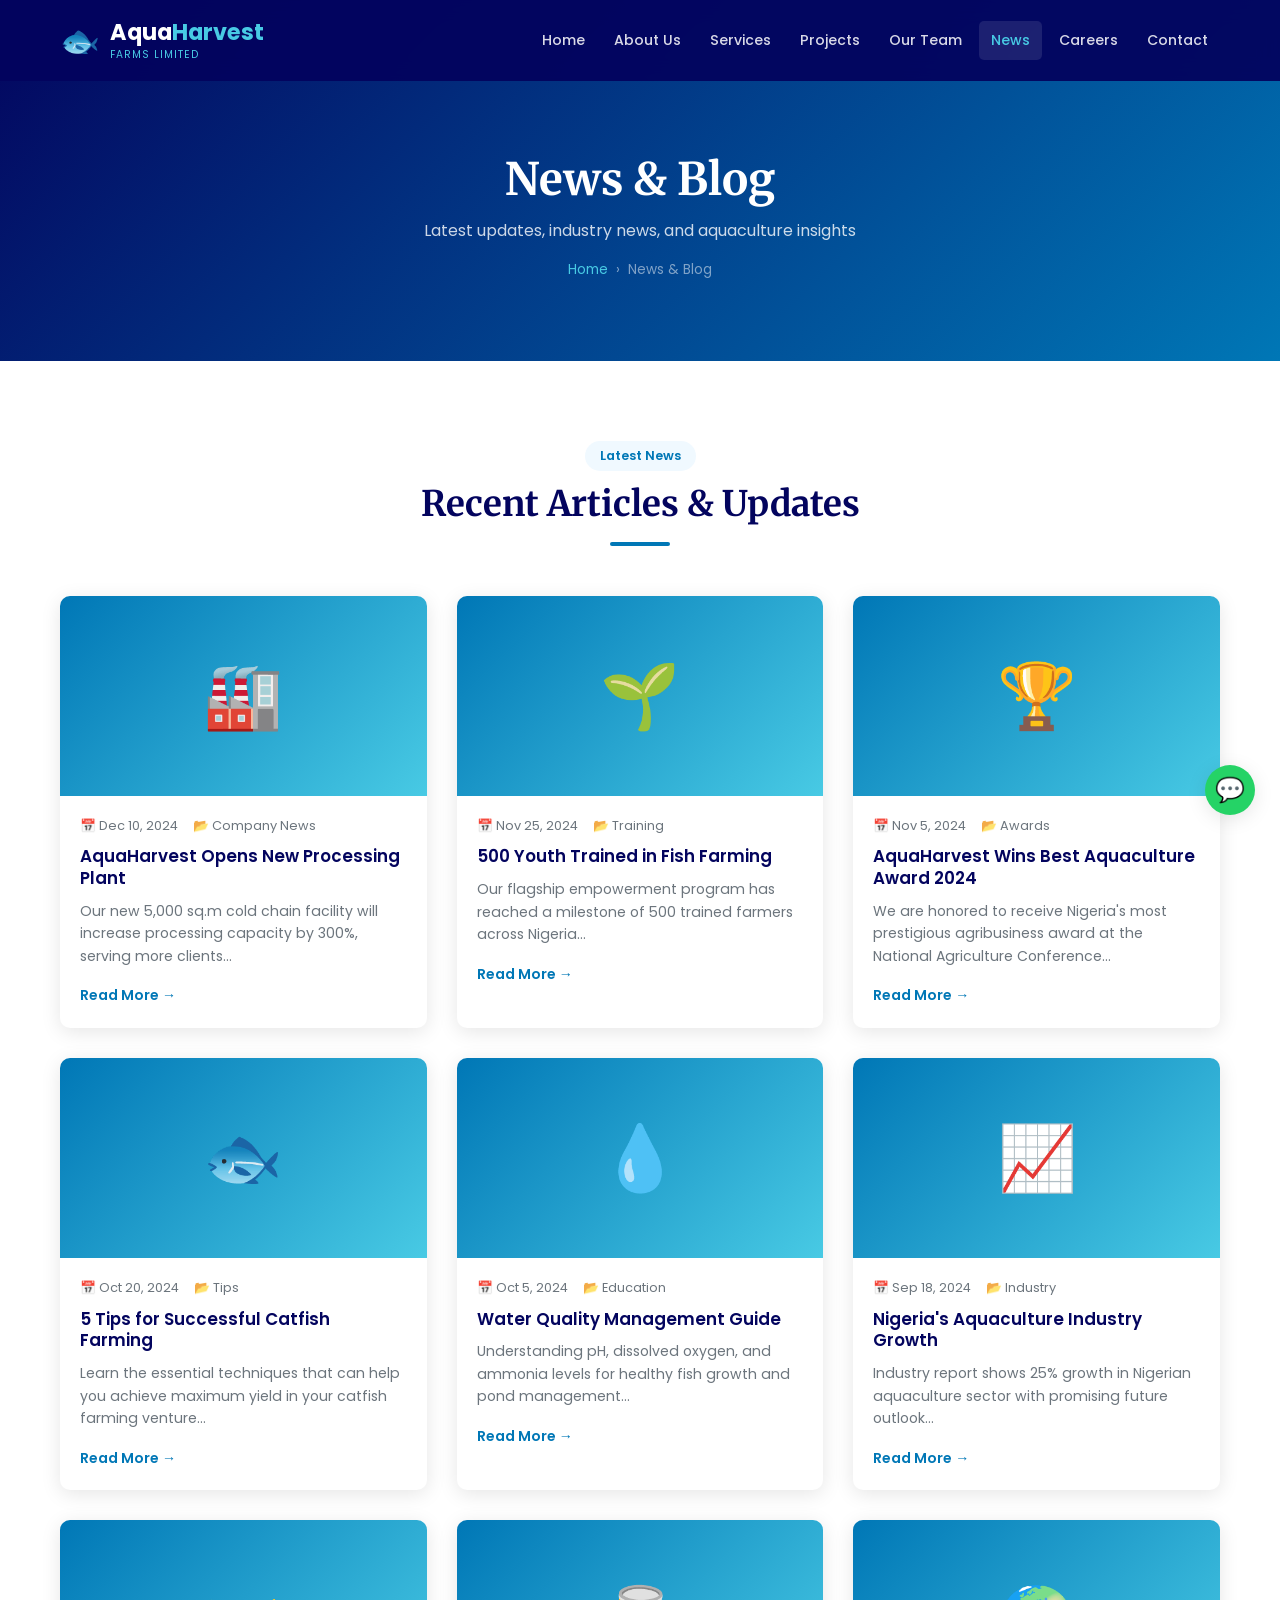
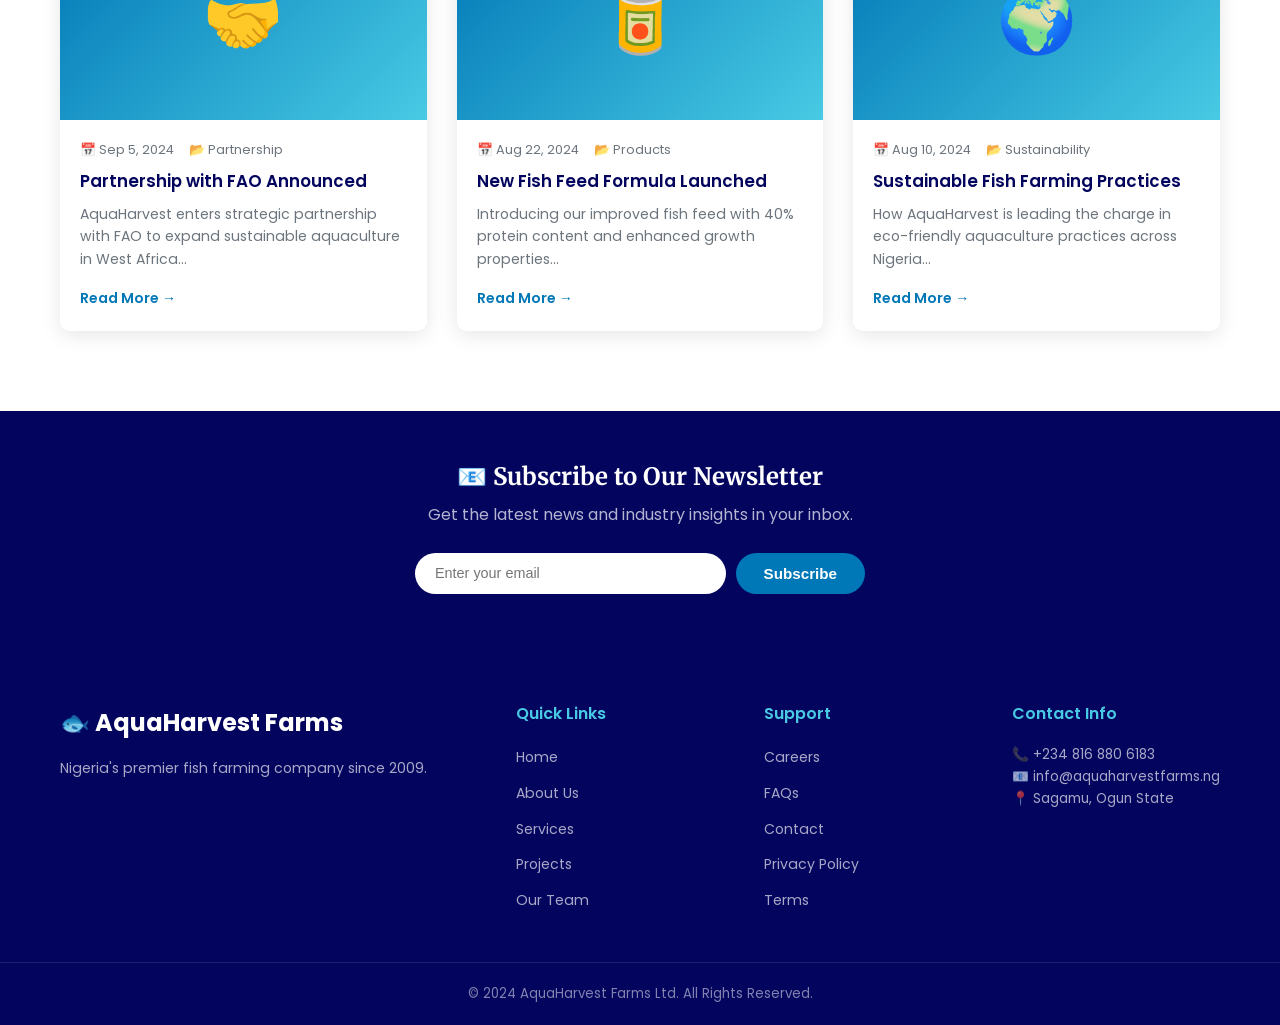
<file: blog.html>
<!DOCTYPE html>
<html lang="en">
<head>
    <meta charset="UTF-8">
    <meta name="viewport" content="width=device-width, initial-scale=1.0">
    <meta name="description" content="AquaHarvest Farms News & Blog - Latest updates on aquaculture, fish farming tips, and industry insights.">
    <title>News & Blog | AquaHarvest Farms Ltd</title>
    <link rel="stylesheet" href="css/style.css">
</head>
<body>
    <nav class="navbar">
        <div class="container">
            <a href="index.html" class="logo">
                <span class="logo-icon">🐟</span>
                <div><h1>Aqua<span>Harvest</span></h1><small>FARMS LIMITED</small></div>
            </a>
            <ul class="nav-menu">
                <li><a href="index.html">Home</a></li>
                <li><a href="about.html">About Us</a></li>
                <li><a href="services.html">Services</a></li>
                <li><a href="projects.html">Projects</a></li>
                <li><a href="team.html">Our Team</a></li>
                <li><a href="blog.html" class="active">News</a></li>
                <li><a href="careers.html">Careers</a></li>
                <li><a href="contact.html">Contact</a></li>
            </ul>
            <div class="hamburger"><span></span><span></span><span></span></div>
        </div>
    </nav>

    <div class="page-hero">
        <h1>News & Blog</h1>
        <p>Latest updates, industry news, and aquaculture insights</p>
        <div class="breadcrumb"><a href="index.html">Home</a><span>›</span><span>News & Blog</span></div>
    </div>

    <section class="section">
        <div class="container">
            <div class="section-title">
                <span class="badge">Latest News</span>
                <h2>Recent Articles & Updates</h2>
                <div class="line"></div>
            </div>

            <div class="grid-3">
                <article class="blog-card">
                    <div class="blog-img">🏭</div>
                    <div class="blog-body">
                        <div class="blog-meta">
                            <span>📅 Dec 10, 2024</span>
                            <span>📂 Company News</span>
                        </div>
                        <h3>AquaHarvest Opens New Processing Plant</h3>
                        <p>Our new 5,000 sq.m cold chain facility will increase processing capacity by 300%, serving more clients...</p>
                        <a href="#" class="read-more">Read More →</a>
                    </div>
                </article>

                <article class="blog-card">
                    <div class="blog-img">🌱</div>
                    <div class="blog-body">
                        <div class="blog-meta">
                            <span>📅 Nov 25, 2024</span>
                            <span>📂 Training</span>
                        </div>
                        <h3>500 Youth Trained in Fish Farming</h3>
                        <p>Our flagship empowerment program has reached a milestone of 500 trained farmers across Nigeria...</p>
                        <a href="#" class="read-more">Read More →</a>
                    </div>
                </article>

                <article class="blog-card">
                    <div class="blog-img">🏆</div>
                    <div class="blog-body">
                        <div class="blog-meta">
                            <span>📅 Nov 5, 2024</span>
                            <span>📂 Awards</span>
                        </div>
                        <h3>AquaHarvest Wins Best Aquaculture Award 2024</h3>
                        <p>We are honored to receive Nigeria's most prestigious agribusiness award at the National Agriculture Conference...</p>
                        <a href="#" class="read-more">Read More →</a>
                    </div>
                </article>

                <article class="blog-card">
                    <div class="blog-img">🐟</div>
                    <div class="blog-body">
                        <div class="blog-meta">
                            <span>📅 Oct 20, 2024</span>
                            <span>📂 Tips</span>
                        </div>
                        <h3>5 Tips for Successful Catfish Farming</h3>
                        <p>Learn the essential techniques that can help you achieve maximum yield in your catfish farming venture...</p>
                        <a href="#" class="read-more">Read More →</a>
                    </div>
                </article>

                <article class="blog-card">
                    <div class="blog-img">💧</div>
                    <div class="blog-body">
                        <div class="blog-meta">
                            <span>📅 Oct 5, 2024</span>
                            <span>📂 Education</span>
                        </div>
                        <h3>Water Quality Management Guide</h3>
                        <p>Understanding pH, dissolved oxygen, and ammonia levels for healthy fish growth and pond management...</p>
                        <a href="#" class="read-more">Read More →</a>
                    </div>
                </article>

                <article class="blog-card">
                    <div class="blog-img">📈</div>
                    <div class="blog-body">
                        <div class="blog-meta">
                            <span>📅 Sep 18, 2024</span>
                            <span>📂 Industry</span>
                        </div>
                        <h3>Nigeria's Aquaculture Industry Growth</h3>
                        <p>Industry report shows 25% growth in Nigerian aquaculture sector with promising future outlook...</p>
                        <a href="#" class="read-more">Read More →</a>
                    </div>
                </article>

                <article class="blog-card">
                    <div class="blog-img">🤝</div>
                    <div class="blog-body">
                        <div class="blog-meta">
                            <span>📅 Sep 5, 2024</span>
                            <span>📂 Partnership</span>
                        </div>
                        <h3>Partnership with FAO Announced</h3>
                        <p>AquaHarvest enters strategic partnership with FAO to expand sustainable aquaculture in West Africa...</p>
                        <a href="#" class="read-more">Read More →</a>
                    </div>
                </article>

                <article class="blog-card">
                    <div class="blog-img">🥫</div>
                    <div class="blog-body">
                        <div class="blog-meta">
                            <span>📅 Aug 22, 2024</span>
                            <span>📂 Products</span>
                        </div>
                        <h3>New Fish Feed Formula Launched</h3>
                        <p>Introducing our improved fish feed with 40% protein content and enhanced growth properties...</p>
                        <a href="#" class="read-more">Read More →</a>
                    </div>
                </article>

                <article class="blog-card">
                    <div class="blog-img">🌍</div>
                    <div class="blog-body">
                        <div class="blog-meta">
                            <span>📅 Aug 10, 2024</span>
                            <span>📂 Sustainability</span>
                        </div>
                        <h3>Sustainable Fish Farming Practices</h3>
                        <p>How AquaHarvest is leading the charge in eco-friendly aquaculture practices across Nigeria...</p>
                        <a href="#" class="read-more">Read More →</a>
                    </div>
                </article>
            </div>
        </div>
    </section>

    <section class="section" style="background:var(--dark); padding:50px 0;">
        <div class="container" style="text-align:center;">
            <h2 style="color:white; margin-bottom:10px;">📧 Subscribe to Our Newsletter</h2>
            <p style="color:rgba(255,255,255,0.7); margin-bottom:25px;">Get the latest news and industry insights in your inbox.</p>
            <form id="newsletterForm" style="display:flex; gap:10px; max-width:450px; margin:0 auto; flex-wrap:wrap; justify-content:center;">
                <input type="email" placeholder="Enter your email" required style="flex:1; padding:12px 20px; border-radius:30px; border:none; font-size:0.9rem; min-width:250px;">
                <button type="submit" class="btn btn-primary">Subscribe</button>
            </form>
        </div>
    </section>

    <footer>
        <div class="container">
            <div class="footer-grid">
                <div class="footer-brand">
                    <div class="logo-text">🐟 AquaHarvest Farms</div>
                    <p>Nigeria's premier fish farming company since 2009.</p>
                </div>
                <div class="footer-col">
                    <h4>Quick Links</h4>
                    <ul>
                        <li><a href="index.html">Home</a></li>
                        <li><a href="about.html">About Us</a></li>
                        <li><a href="services.html">Services</a></li>
                        <li><a href="projects.html">Projects</a></li>
                        <li><a href="team.html">Our Team</a></li>
                    </ul>
                </div>
                <div class="footer-col">
                    <h4>Support</h4>
                    <ul>
                        <li><a href="careers.html">Careers</a></li>
                        <li><a href="faqs.html">FAQs</a></li>
                        <li><a href="contact.html">Contact</a></li>
                        <li><a href="privacy.html">Privacy Policy</a></li>
                        <li><a href="terms.html">Terms</a></li>
                    </ul>
                </div>
                <div class="footer-col">
                    <h4>Contact Info</h4>
                    <p style="color:rgba(255,255,255,0.65); font-size:0.85rem;">📞 +234 816 880 6183<br>📧 info@aquaharvestfarms.ng<br>📍 Sagamu, Ogun State</p>
                </div>
            </div>
        </div>
        <div class="footer-bottom">
            <div class="container">
                <p>© 2024 AquaHarvest Farms Ltd. All Rights Reserved.</p>
            </div>
        </div>
    </footer>

    <button class="back-to-top">↑</button>
    <a href="https://wa.me/2348168806183" class="whatsapp-float" target="_blank">💬</a>
    <script src="js/main.js"></script>
</body>
</html>
</file>
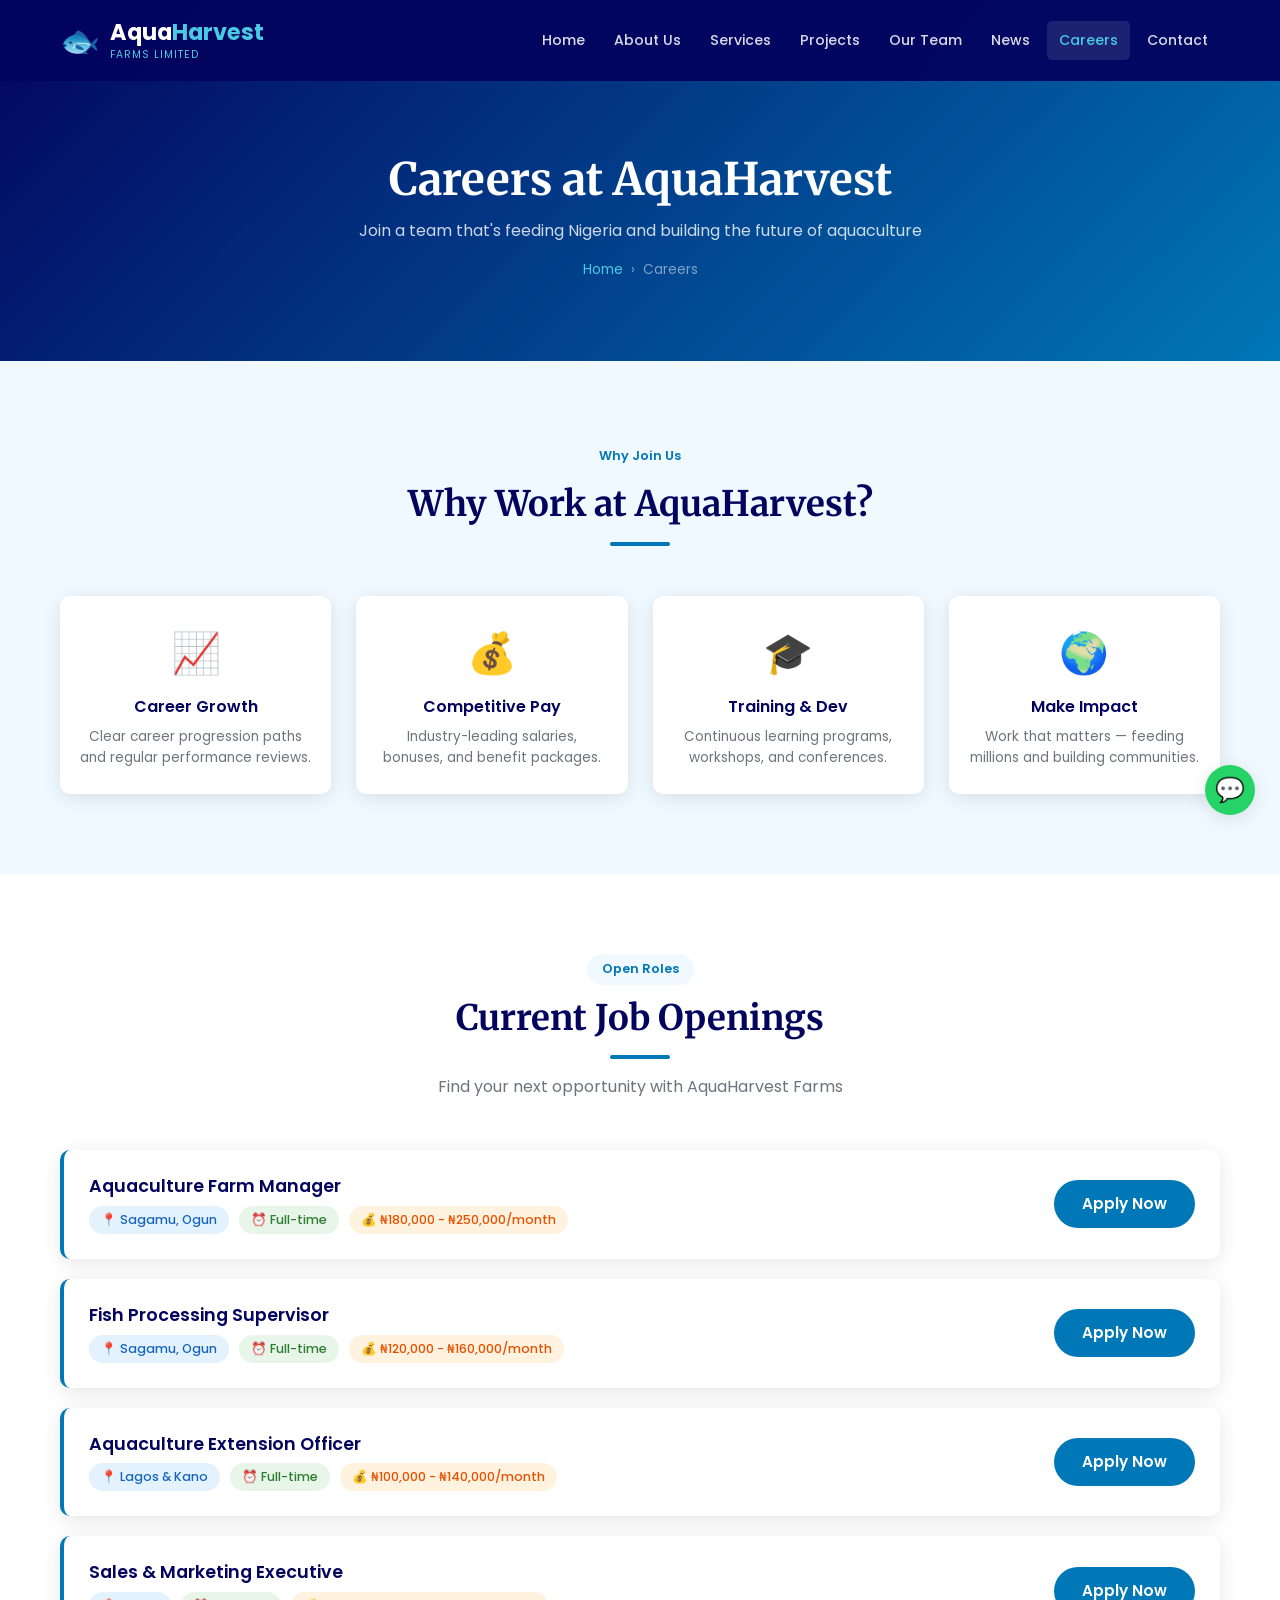
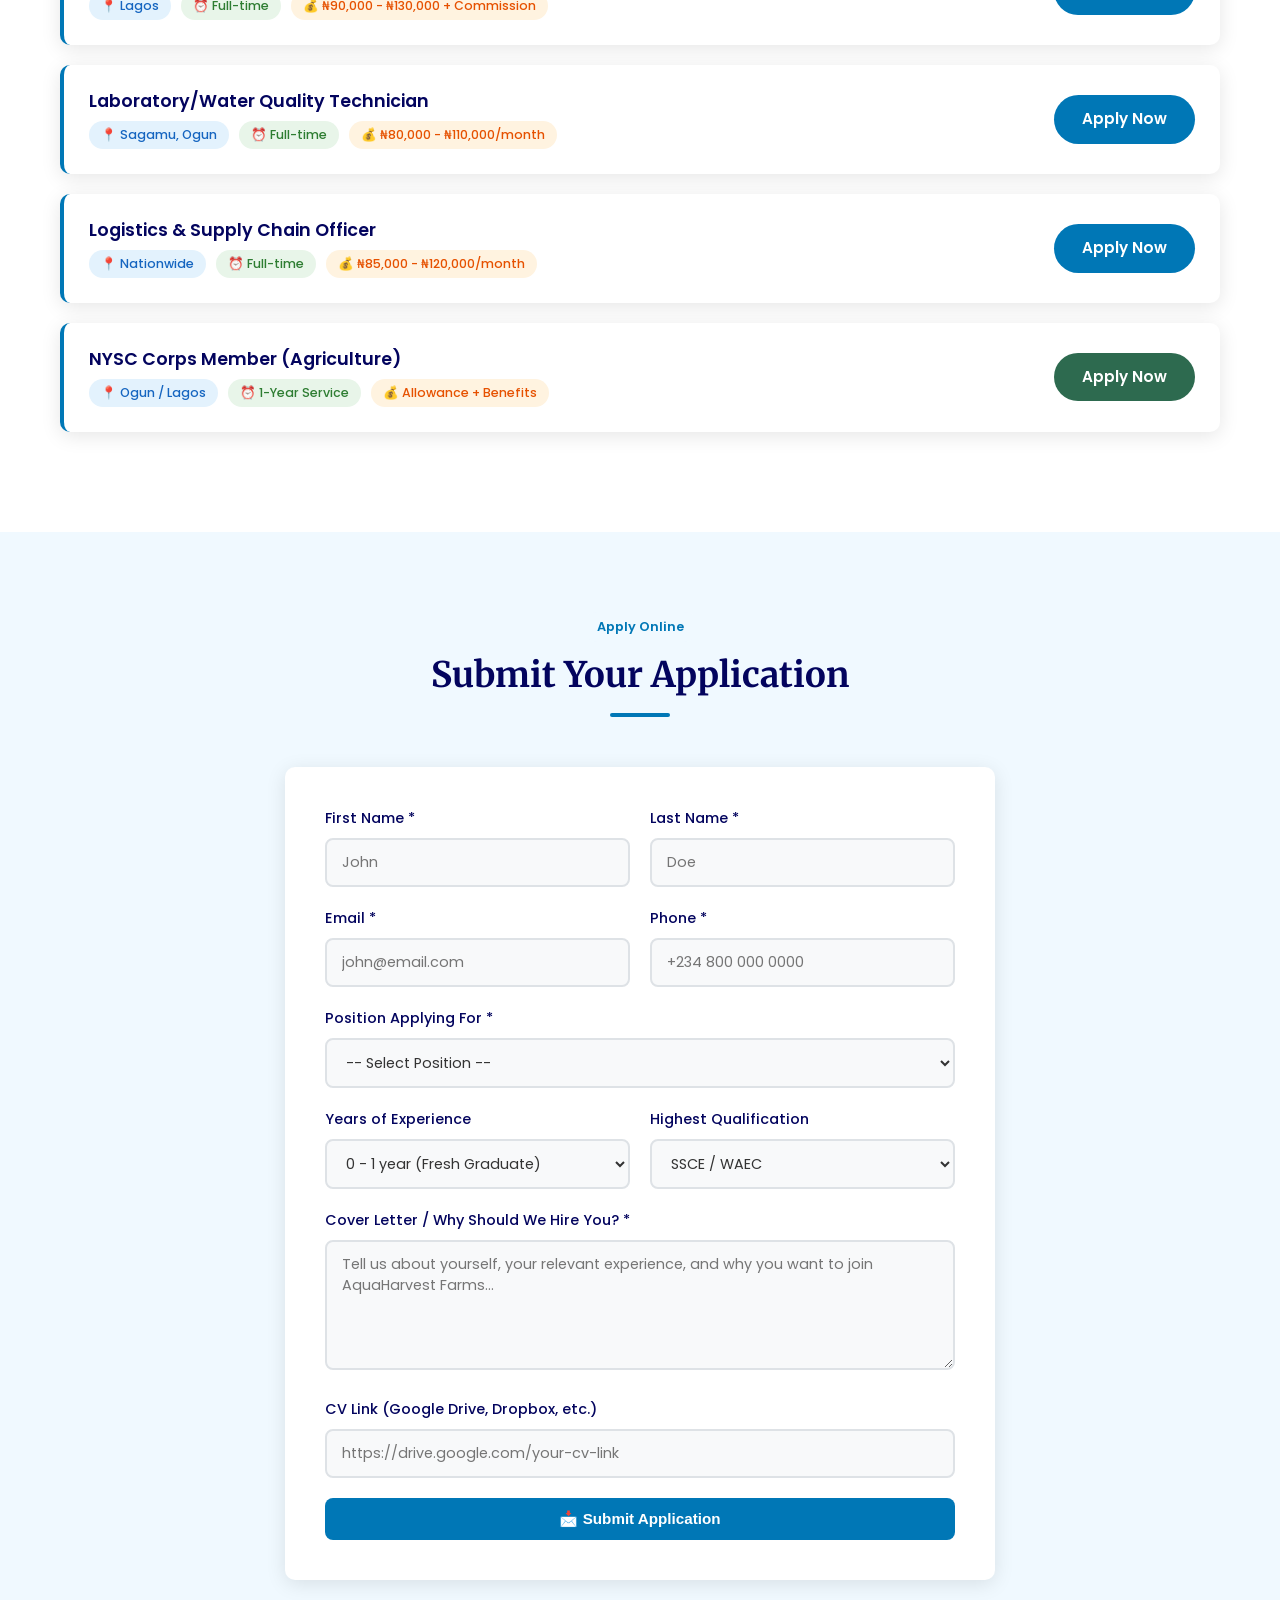
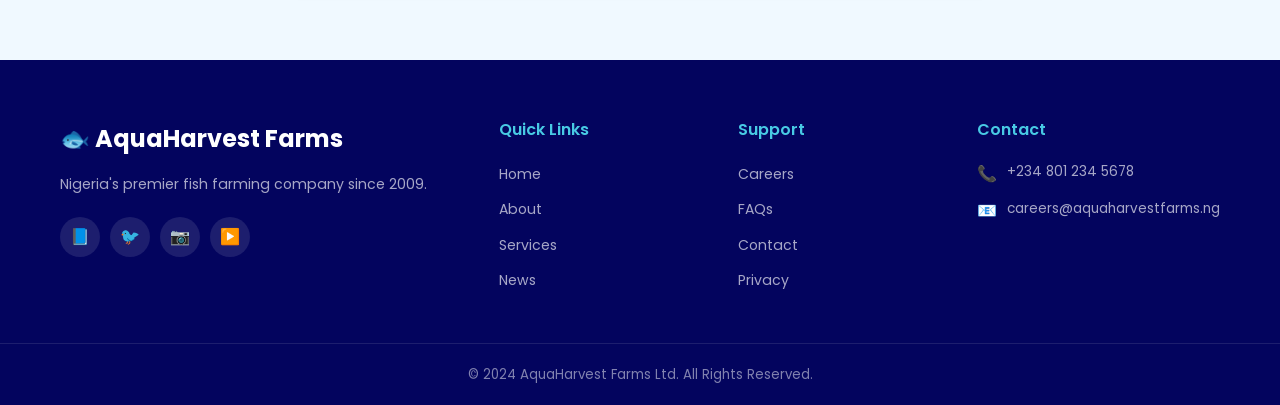
<file: careers.html>
<!DOCTYPE html>
<html lang="en">
<head>
    <meta charset="UTF-8">
    <meta name="viewport" content="width=device-width, initial-scale=1.0">
    <title>Careers | AquaHarvest Farms Ltd</title>
    <link rel="stylesheet" href="css/style.css">
    <link rel="icon" href="data:image/svg+xml,<svg xmlns='http://www.w3.org/2000/svg' viewBox='0 0 100 100'><text y='.9em' font-size='90'>🐟</text></svg>">
</head>
<body>
    <nav class="navbar">
        <div class="container">
            <a href="index.html" class="logo"><span class="logo-icon">🐟</span><div><h1>Aqua<span>Harvest</span></h1><small>FARMS LIMITED</small></div></a>
            <ul class="nav-menu">
                <li><a href="index.html">Home</a></li>
                <li><a href="about.html">About Us</a></li>
                <li><a href="services.html">Services</a></li>
                <li><a href="projects.html">Projects</a></li>
                <li><a href="team.html">Our Team</a></li>
                <li><a href="blog.html">News</a></li>
                <li><a href="careers.html" class="active">Careers</a></li>
                <li><a href="contact.html">Contact</a></li>
            </ul>
            <div class="hamburger"><span></span><span></span><span></span></div>
        </div>
    </nav>

    <div class="page-hero">
        <h1>Careers at AquaHarvest</h1>
        <p>Join a team that's feeding Nigeria and building the future of aquaculture</p>
        <div class="breadcrumb"><a href="index.html">Home</a><span>›</span><span>Careers</span></div>
    </div>

    <!-- WHY WORK WITH US -->
    <section class="section" style="background:var(--light);">
        <div class="container">
            <div class="section-title">
                <span class="badge">Why Join Us</span>
                <h2>Why Work at AquaHarvest?</h2>
                <div class="line"></div>
            </div>
            <div class="grid-4">
                <div style="text-align:center; background:white; padding:25px 20px; border-radius:var(--radius); box-shadow:var(--shadow);">
                    <div style="font-size:2.5rem; margin-bottom:12px;">📈</div>
                    <h4 style="font-family:'Poppins',sans-serif; font-weight:600; color:var(--dark); margin-bottom:8px;">Career Growth</h4>
                    <p style="font-size:0.85rem; color:var(--gray);">Clear career progression paths and regular performance reviews.</p>
                </div>
                <div style="text-align:center; background:white; padding:25px 20px; border-radius:var(--radius); box-shadow:var(--shadow);">
                    <div style="font-size:2.5rem; margin-bottom:12px;">💰</div>
                    <h4 style="font-family:'Poppins',sans-serif; font-weight:600; color:var(--dark); margin-bottom:8px;">Competitive Pay</h4>
                    <p style="font-size:0.85rem; color:var(--gray);">Industry-leading salaries, bonuses, and benefit packages.</p>
                </div>
                <div style="text-align:center; background:white; padding:25px 20px; border-radius:var(--radius); box-shadow:var(--shadow);">
                    <div style="font-size:2.5rem; margin-bottom:12px;">🎓</div>
                    <h4 style="font-family:'Poppins',sans-serif; font-weight:600; color:var(--dark); margin-bottom:8px;">Training & Dev</h4>
                    <p style="font-size:0.85rem; color:var(--gray);">Continuous learning programs, workshops, and conferences.</p>
                </div>
                <div style="text-align:center; background:white; padding:25px 20px; border-radius:var(--radius); box-shadow:var(--shadow);">
                    <div style="font-size:2.5rem; margin-bottom:12px;">🌍</div>
                    <h4 style="font-family:'Poppins',sans-serif; font-weight:600; color:var(--dark); margin-bottom:8px;">Make Impact</h4>
                    <p style="font-size:0.85rem; color:var(--gray);">Work that matters — feeding millions and building communities.</p>
                </div>
            </div>
        </div>
    </section>

    <!-- OPEN POSITIONS -->
    <section class="section">
        <div class="container">
            <div class="section-title">
                <span class="badge">Open Roles</span>
                <h2>Current Job Openings</h2>
                <div class="line"></div>
                <p>Find your next opportunity with AquaHarvest Farms</p>
            </div>

            <div class="job-card">
                <div class="job-info">
                    <h3>Aquaculture Farm Manager</h3>
                    <div class="job-tags">
                        <span class="job-tag tag-blue">📍 Sagamu, Ogun</span>
                        <span class="job-tag tag-green">⏰ Full-time</span>
                        <span class="job-tag tag-orange">💰 ₦180,000 - ₦250,000/month</span>
                    </div>
                </div>
                <a href="#applyModal" onclick="document.getElementById('jobTitle').value='Aquaculture Farm Manager'" class="btn btn-primary">Apply Now</a>
            </div>

            <div class="job-card">
                <div class="job-info">
                    <h3>Fish Processing Supervisor</h3>
                    <div class="job-tags">
                        <span class="job-tag tag-blue">📍 Sagamu, Ogun</span>
                        <span class="job-tag tag-green">⏰ Full-time</span>
                        <span class="job-tag tag-orange">💰 ₦120,000 - ₦160,000/month</span>
                    </div>
                </div>
                <a href="#apply" class="btn btn-primary">Apply Now</a>
            </div>

            <div class="job-card">
                <div class="job-info">
                    <h3>Aquaculture Extension Officer</h3>
                    <div class="job-tags">
                        <span class="job-tag tag-blue">📍 Lagos & Kano</span>
                        <span class="job-tag tag-green">⏰ Full-time</span>
                        <span class="job-tag tag-orange">💰 ₦100,000 - ₦140,000/month</span>
                    </div>
                </div>
                <a href="#apply" class="btn btn-primary">Apply Now</a>
            </div>

            <div class="job-card">
                <div class="job-info">
                    <h3>Sales & Marketing Executive</h3>
                    <div class="job-tags">
                        <span class="job-tag tag-blue">📍 Lagos</span>
                        <span class="job-tag tag-green">⏰ Full-time</span>
                        <span class="job-tag tag-orange">💰 ₦90,000 - ₦130,000 + Commission</span>
                    </div>
                </div>
                <a href="#apply" class="btn btn-primary">Apply Now</a>
            </div>

            <div class="job-card">
                <div class="job-info">
                    <h3>Laboratory/Water Quality Technician</h3>
                    <div class="job-tags">
                        <span class="job-tag tag-blue">📍 Sagamu, Ogun</span>
                        <span class="job-tag tag-green">⏰ Full-time</span>
                        <span class="job-tag tag-orange">💰 ₦80,000 - ₦110,000/month</span>
                    </div>
                </div>
                <a href="#apply" class="btn btn-primary">Apply Now</a>
            </div>

            <div class="job-card">
                <div class="job-info">
                    <h3>Logistics & Supply Chain Officer</h3>
                    <div class="job-tags">
                        <span class="job-tag tag-blue">📍 Nationwide</span>
                        <span class="job-tag tag-green">⏰ Full-time</span>
                        <span class="job-tag tag-orange">💰 ₦85,000 - ₦120,000/month</span>
                    </div>
                </div>
                <a href="#apply" class="btn btn-primary">Apply Now</a>
            </div>

            <div class="job-card">
                <div class="job-info">
                    <h3>NYSC Corps Member (Agriculture)</h3>
                    <div class="job-tags">
                        <span class="job-tag tag-blue">📍 Ogun / Lagos</span>
                        <span class="job-tag tag-green">⏰ 1-Year Service</span>
                        <span class="job-tag tag-orange">💰 Allowance + Benefits</span>
                    </div>
                </div>
                <a href="#apply" class="btn btn-green">Apply Now</a>
            </div>
        </div>
    </section>

    <!-- APPLICATION FORM -->
    <section class="section" style="background:var(--light);" id="apply">
        <div class="container" style="max-width:750px;">
            <div class="section-title">
                <span class="badge">Apply Online</span>
                <h2>Submit Your Application</h2>
                <div class="line"></div>
            </div>
            <div class="contact-form">
                <form id="careerForm">
                    <input type="hidden" id="jobTitle" name="position">
                    <div class="form-row">
                        <div class="form-group"><label>First Name *</label><input type="text" placeholder="John" required></div>
                        <div class="form-group"><label>Last Name *</label><input type="text" placeholder="Doe" required></div>
                    </div>
                    <div class="form-row">
                        <div class="form-group"><label>Email *</label><input type="email" placeholder="john@email.com" required></div>
                        <div class="form-group"><label>Phone *</label><input type="tel" placeholder="+234 800 000 0000" required></div>
                    </div>
                    <div class="form-group">
                        <label>Position Applying For *</label>
                        <select required>
                            <option value="">-- Select Position --</option>
                            <option>Aquaculture Farm Manager</option>
                            <option>Fish Processing Supervisor</option>
                            <option>Aquaculture Extension Officer</option>
                            <option>Sales & Marketing Executive</option>
                            <option>Laboratory/Water Quality Technician</option>
                            <option>Logistics & Supply Chain Officer</option>
                            <option>NYSC Corps Member</option>
                            <option>Other (Speculative)</option>
                        </select>
                    </div>
                    <div class="form-row">
                        <div class="form-group">
                            <label>Years of Experience</label>
                            <select>
                                <option>0 - 1 year (Fresh Graduate)</option>
                                <option>1 - 3 years</option>
                                <option>3 - 5 years</option>
                                <option>5 - 10 years</option>
                                <option>10+ years</option>
                            </select>
                        </div>
                        <div class="form-group">
                            <label>Highest Qualification</label>
                            <select>
                                <option>SSCE / WAEC</option>
                                <option>OND / NCE</option>
                                <option>HND</option>
                                <option>B.Sc / B.Eng</option>
                                <option>M.Sc / MBA</option>
                                <option>Ph.D</option>
                            </select>
                        </div>
                    </div>
                    <div class="form-group">
                        <label>Cover Letter / Why Should We Hire You? *</label>
                        <textarea placeholder="Tell us about yourself, your relevant experience, and why you want to join AquaHarvest Farms..." required></textarea>
                    </div>
                    <div class="form-group">
                        <label>CV Link (Google Drive, Dropbox, etc.)</label>
                        <input type="url" placeholder="https://drive.google.com/your-cv-link">
                    </div>
                    <button type="submit" class="btn btn-primary" style="width:100%; border-radius:8px;">📩 Submit Application</button>
                </form>
            </div>
        </div>
    </section>

    <footer>
        <div class="container">
            <div class="footer-grid">
                <div class="footer-brand"><div class="logo-text">🐟 AquaHarvest Farms</div><p>Nigeria's premier fish farming company since 2009.</p><div class="footer-social"><a href="#">📘</a><a href="#">🐦</a><a href="#">📷</a><a href="#">▶️</a></div></div>
                <div class="footer-col"><h4>Quick Links</h4><ul><li><a href="index.html">Home</a></li><li><a href="about.html">About</a></li><li><a href="services.html">Services</a></li><li><a href="blog.html">News</a></li></ul></div>
                <div class="footer-col"><h4>Support</h4><ul><li><a href="careers.html">Careers</a></li><li><a href="faqs.html">FAQs</a></li><li><a href="contact.html">Contact</a></li><li><a href="privacy.html">Privacy</a></li></ul></div>
                <div class="footer-col"><h4>Contact</h4><div class="footer-contact-item"><span>📞</span><p>+234 801 234 5678</p></div><div class="footer-contact-item"><span>📧</span><p>careers@aquaharvestfarms.ng</p></div></div>
            </div>
        </div>
        <div class="footer-bottom"><div class="container"><p>© 2024 AquaHarvest Farms Ltd. All Rights Reserved.</p></div></div>
    </footer>
    <button class="back-to-top">↑</button>
    <a href="https://wa.me/2348168806183" class="whatsapp-float" target="_blank">💬</a>
    <script src="js/main.js"></script>
</body>
</html>
</file>
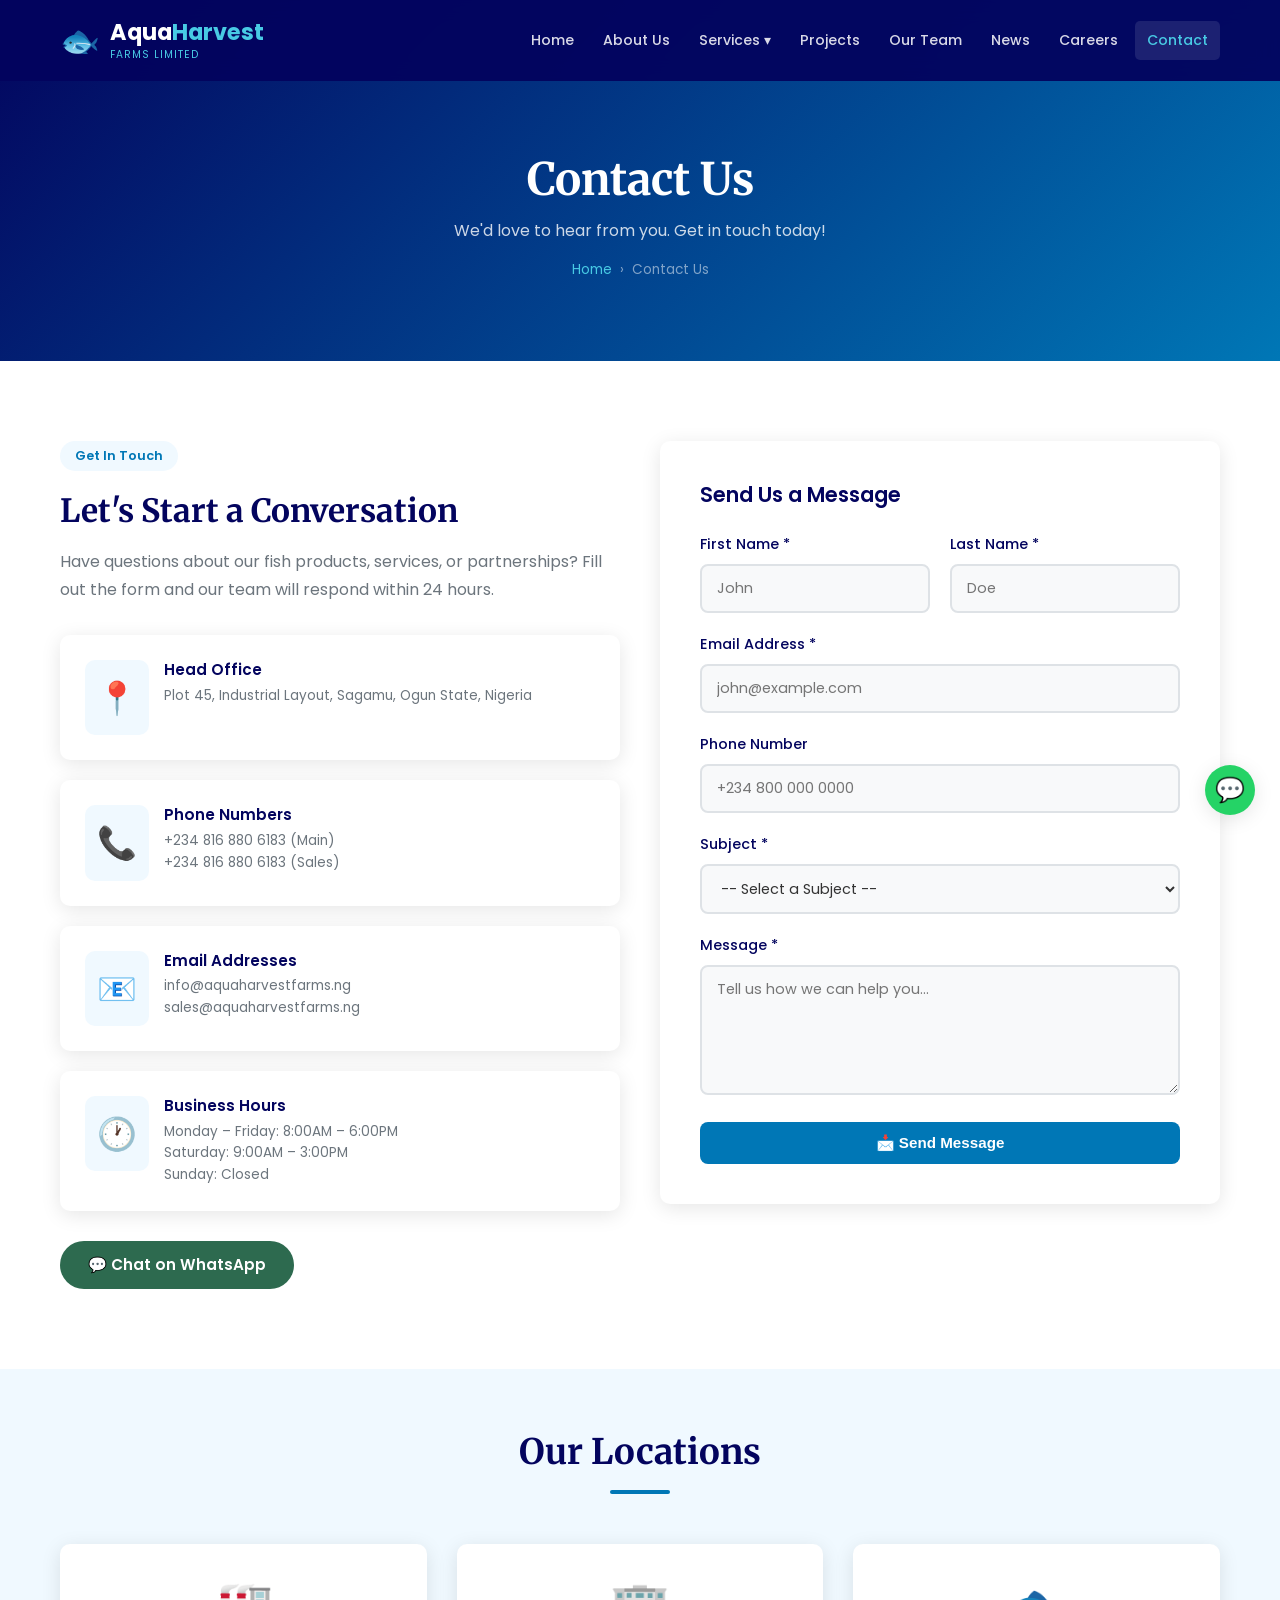
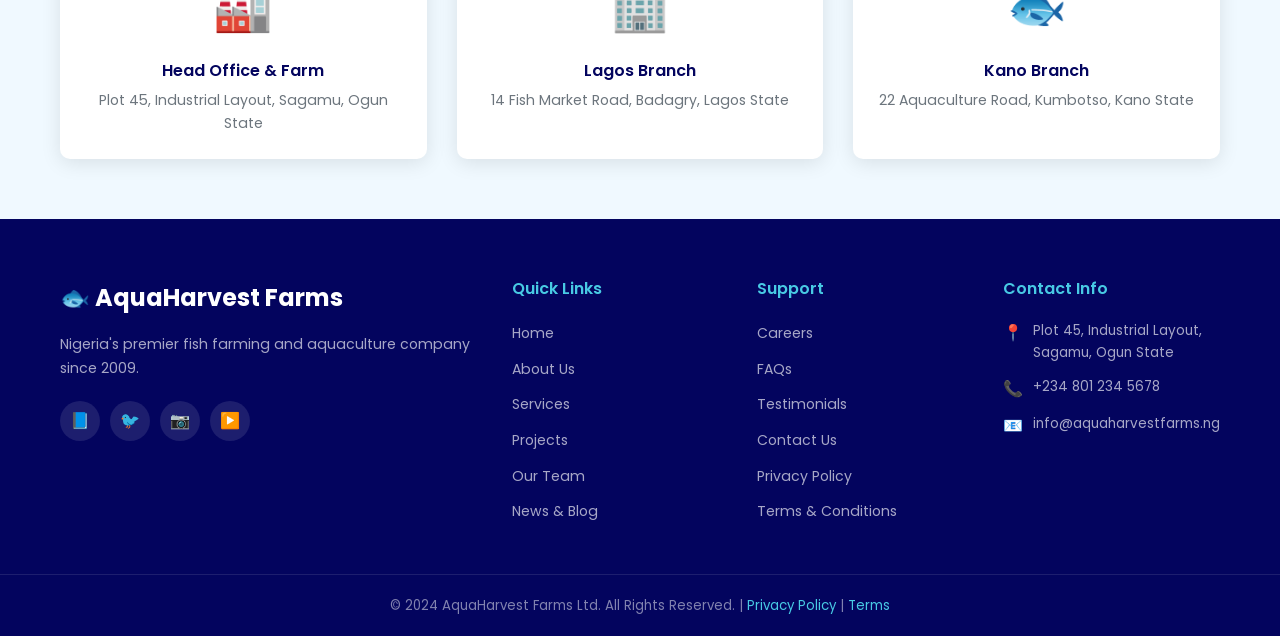
<file: contact.html>
<!DOCTYPE html>
<html lang="en">
<head>
    <meta charset="UTF-8">
    <meta name="viewport" content="width=device-width, initial-scale=1.0">
    <meta name="description" content="Contact AquaHarvest Farms Ltd - Get in touch with Nigeria's premier fish farming company.">
    <title>Contact Us | AquaHarvest Farms Ltd</title>
    <link rel="stylesheet" href="css/style.css">
    <link rel="icon" href="data:image/svg+xml,<svg xmlns='http://www.w3.org/2000/svg' viewBox='0 0 100 100'><text y='.9em' font-size='90'>🐟</text></svg>">
</head>
<body>
    <nav class="navbar">
        <div class="container">
            <a href="index.html" class="logo">
                <span class="logo-icon">🐟</span>
                <div><h1>Aqua<span>Harvest</span></h1><small>FARMS LIMITED</small></div>
            </a>
            <ul class="nav-menu">
                <li><a href="index.html">Home</a></li>
                <li><a href="about.html">About Us</a></li>
                <li class="dropdown">
                    <a href="services.html">Services ▾</a>
                    <ul class="dropdown-menu">
                        <li><a href="services.html#fish-production">Fish Production</a></li>
                        <li><a href="services.html#processing">Fish Processing</a></li>
                        <li><a href="services.html#consulting">Aquaculture Consulting</a></li>
                        <li><a href="services.html#training">Training Programs</a></li>
                    </ul>
                </li>
                <li><a href="projects.html">Projects</a></li>
                <li><a href="team.html">Our Team</a></li>
                <li><a href="blog.html">News</a></li>
                <li><a href="careers.html">Careers</a></li>
                <li><a href="contact.html" class="active">Contact</a></li>
            </ul>
            <div class="hamburger"><span></span><span></span><span></span></div>
        </div>
    </nav>

    <div class="page-hero">
        <h1>Contact Us</h1>
        <p>We'd love to hear from you. Get in touch today!</p>
        <div class="breadcrumb">
            <a href="index.html">Home</a><span>›</span><span>Contact Us</span>
        </div>
    </div>

    <section class="section">
        <div class="container">
            <div class="grid-2" style="gap:40px; align-items:flex-start;">
                <!-- Contact Info -->
                <div>
                    <span class="badge">Get In Touch</span>
                    <h2 style="font-size:2rem; color:var(--dark); margin:10px 0 15px;">Let's Start a Conversation</h2>
                    <p style="color:var(--gray); line-height:1.8; margin-bottom:30px;">Have questions about our fish products, services, or partnerships? Fill out the form and our team will respond within 24 hours.</p>

                    <div class="info-card">
                        <div class="info-icon">📍</div>
                        <div>
                            <h4>Head Office</h4>
                            <p>Plot 45, Industrial Layout, Sagamu, Ogun State, Nigeria</p>
                        </div>
                    </div>
                    <div class="info-card">
                        <div class="info-icon">📞</div>
                        <div>
                            <h4>Phone Numbers</h4>
                            <p>+234 816 880 6183 (Main)<br>+234 816 880 6183 (Sales)</p>
                        </div>
                    </div>
                    <div class="info-card">
                        <div class="info-icon">📧</div>
                        <div>
                            <h4>Email Addresses</h4>
                            <p>info@aquaharvestfarms.ng<br>sales@aquaharvestfarms.ng</p>
                        </div>
                    </div>
                    <div class="info-card">
                        <div class="info-icon">🕐</div>
                        <div>
                            <h4>Business Hours</h4>
                            <p>Monday – Friday: 8:00AM – 6:00PM<br>Saturday: 9:00AM – 3:00PM<br>Sunday: Closed</p>
                        </div>
                    </div>

                    <!-- WhatsApp -->
                    <a href="https://wa.me/2348168806183?text=Hello!%20I%20am%20interested%20in%20your%20fish%20products." target="_blank" class="btn btn-green" style="margin-top:10px;">
                        💬 Chat on WhatsApp
                    </a>
                </div>

                <!-- Contact Form -->
                <div class="contact-form">
                    <h3 style="font-family:'Poppins',sans-serif; font-weight:600; color:var(--dark); margin-bottom:25px; font-size:1.3rem;">Send Us a Message</h3>
                    <form id="contactForm">
                        <div class="form-row">
                            <div class="form-group">
                                <label>First Name *</label>
                                <input type="text" placeholder="John" required>
                            </div>
                            <div class="form-group">
                                <label>Last Name *</label>
                                <input type="text" placeholder="Doe" required>
                            </div>
                        </div>
                        <div class="form-group">
                            <label>Email Address *</label>
                            <input type="email" placeholder="john@example.com" required>
                        </div>
                        <div class="form-group">
                            <label>Phone Number</label>
                            <input type="tel" placeholder="+234 800 000 0000">
                        </div>
                        <div class="form-group">
                            <label>Subject *</label>
                            <select required>
                                <option value="">-- Select a Subject --</option>
                                <option>Fish Purchase Inquiry</option>
                                <option>Hatchery/Fingerlings</option>
                                <option>Training Programs</option>
                                <option>Consulting Services</option>
                                <option>Partnership/Investment</option>
                                <option>General Inquiry</option>
                                <option>Other</option>
                            </select>
                        </div>
                        <div class="form-group">
                            <label>Message *</label>
                            <textarea placeholder="Tell us how we can help you..." required></textarea>
                        </div>
                        <button type="submit" class="btn btn-primary" style="width:100%; border-radius:8px;">
                            📩 Send Message
                        </button>
                    </form>
                </div>
            </div>
        </div>
    </section>

    <!-- MAP PLACEHOLDER -->
    <section style="background:var(--light); padding:60px 0;">
        <div class="container">
            <div class="section-title">
                <h2>Our Locations</h2>
                <div class="line"></div>
            </div>
            <div class="grid-3">
                <div style="background:white; border-radius:var(--radius); padding:25px; box-shadow:var(--shadow); text-align:center;">
                    <div style="font-size:3rem; margin-bottom:15px;">🏭</div>
                    <h4 style="font-family:'Poppins',sans-serif; font-weight:600; color:var(--dark); margin-bottom:8px;">Head Office & Farm</h4>
                    <p style="color:var(--gray); font-size:0.88rem;">Plot 45, Industrial Layout, Sagamu, Ogun State</p>
                </div>
                <div style="background:white; border-radius:var(--radius); padding:25px; box-shadow:var(--shadow); text-align:center;">
                    <div style="font-size:3rem; margin-bottom:15px;">🏢</div>
                    <h4 style="font-family:'Poppins',sans-serif; font-weight:600; color:var(--dark); margin-bottom:8px;">Lagos Branch</h4>
                    <p style="color:var(--gray); font-size:0.88rem;">14 Fish Market Road, Badagry, Lagos State</p>
                </div>
                <div style="background:white; border-radius:var(--radius); padding:25px; box-shadow:var(--shadow); text-align:center;">
                    <div style="font-size:3rem; margin-bottom:15px;">🐟</div>
                    <h4 style="font-family:'Poppins',sans-serif; font-weight:600; color:var(--dark); margin-bottom:8px;">Kano Branch</h4>
                    <p style="color:var(--gray); font-size:0.88rem;">22 Aquaculture Road, Kumbotso, Kano State</p>
                </div>
            </div>
        </div>
    </section>

    <footer>
        <div class="container">
            <div class="footer-grid">
                <div class="footer-brand">
                    <div class="logo-text">🐟 AquaHarvest Farms</div>
                    <p>Nigeria's premier fish farming and aquaculture company since 2009.</p>
                    <div class="footer-social"><a href="#">📘</a><a href="#">🐦</a><a href="#">📷</a><a href="#">▶️</a></div>
                </div>
                <div class="footer-col">
                    <h4>Quick Links</h4>
                    <ul>
                        <li><a href="index.html">Home</a></li>
                        <li><a href="about.html">About Us</a></li>
                        <li><a href="services.html">Services</a></li>
                        <li><a href="projects.html">Projects</a></li>
                        <li><a href="team.html">Our Team</a></li>
                        <li><a href="blog.html">News & Blog</a></li>
                    </ul>
                </div>
                <div class="footer-col">
                    <h4>Support</h4>
                    <ul>
                        <li><a href="careers.html">Careers</a></li>
                        <li><a href="faqs.html">FAQs</a></li>
                        <li><a href="testimonials.html">Testimonials</a></li>
                        <li><a href="contact.html">Contact Us</a></li>
                        <li><a href="privacy.html">Privacy Policy</a></li>
                        <li><a href="terms.html">Terms & Conditions</a></li>
                    </ul>
                </div>
                <div class="footer-col">
                    <h4>Contact Info</h4>
                    <div class="footer-contact-item"><span>📍</span><p>Plot 45, Industrial Layout, Sagamu, Ogun State</p></div>
                    <div class="footer-contact-item"><span>📞</span><p>+234 801 234 5678</p></div>
                    <div class="footer-contact-item"><span>📧</span><p>info@aquaharvestfarms.ng</p></div>
                </div>
            </div>
        </div>
        <div class="footer-bottom">
            <div class="container">
                <p>© 2024 AquaHarvest Farms Ltd. All Rights Reserved. | <a href="privacy.html">Privacy Policy</a> | <a href="terms.html">Terms</a></p>
            </div>
        </div>
    </footer>

    <button class="back-to-top">↑</button>
    <a href="https://wa.me/2348168806183" class="whatsapp-float" target="_blank">💬</a>
    <script src="js/main.js"></script>
</body>
</html>
</file>
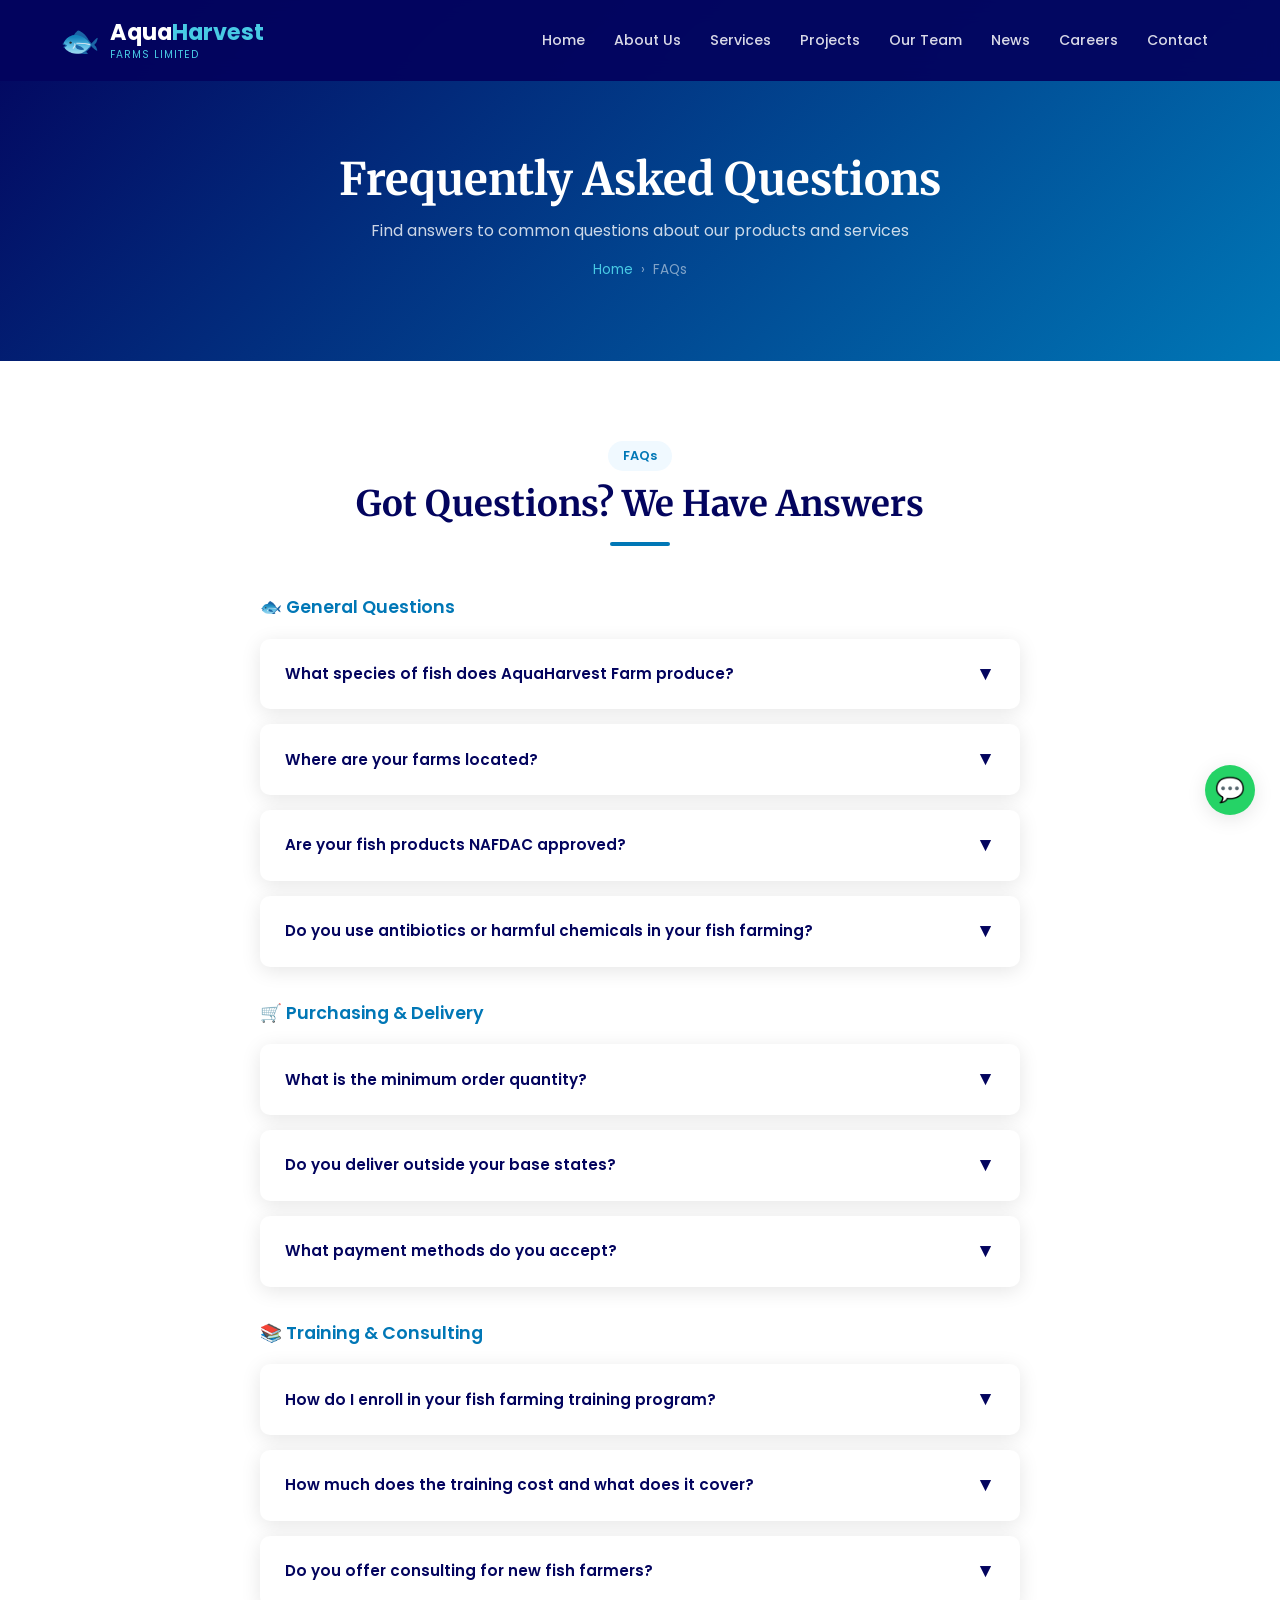
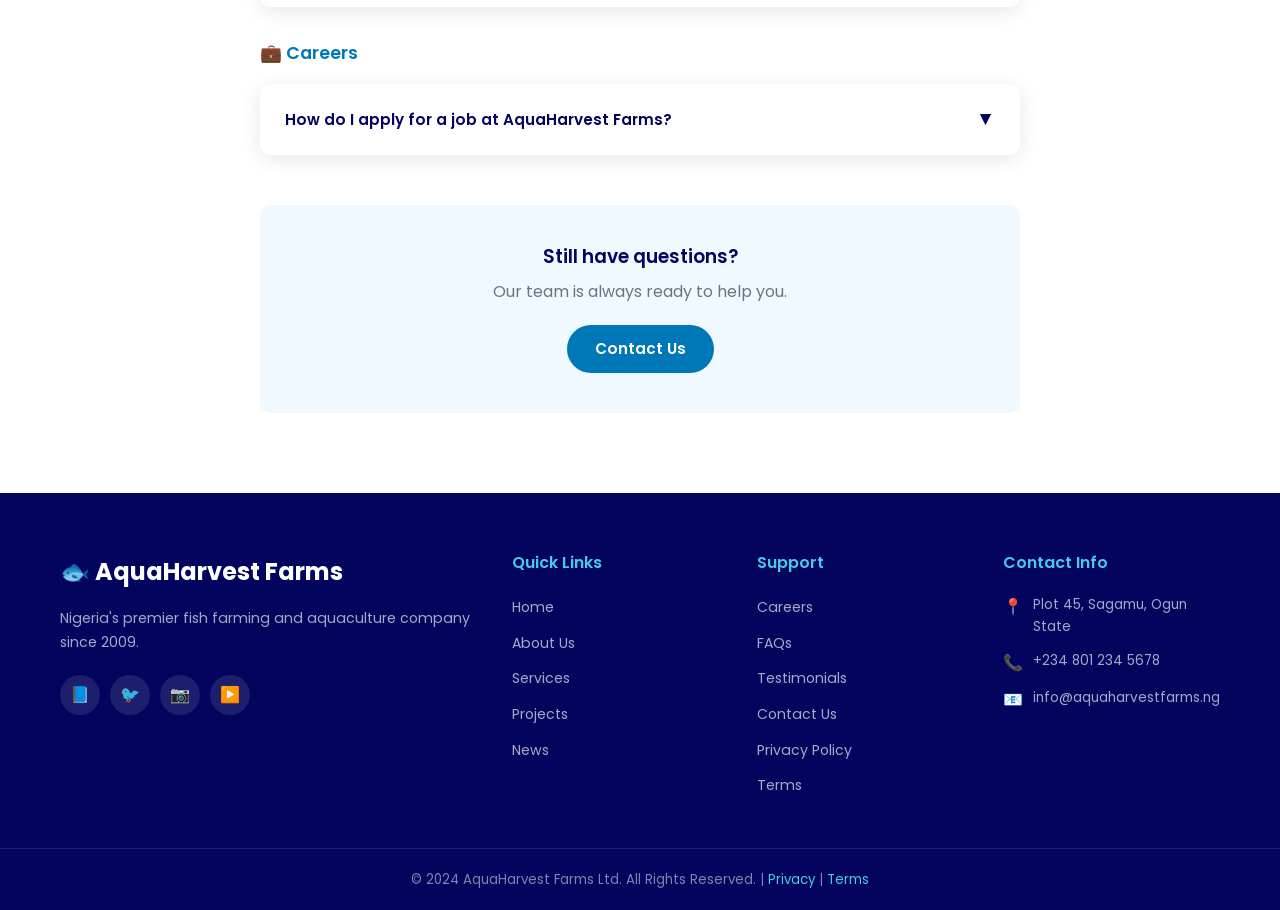
<file: faqs.html>
<!DOCTYPE html>
<html lang="en">
<head>
    <meta charset="UTF-8">
    <meta name="viewport" content="width=device-width, initial-scale=1.0">
    <title>FAQs | AquaHarvest Farms Ltd</title>
    <link rel="stylesheet" href="css/style.css">
    <link rel="icon" href="data:image/svg+xml,<svg xmlns='http://www.w3.org/2000/svg' viewBox='0 0 100 100'><text y='.9em' font-size='90'>🐟</text></svg>">
</head>
<body>
    <nav class="navbar">
        <div class="container">
            <a href="index.html" class="logo"><span class="logo-icon">🐟</span><div><h1>Aqua<span>Harvest</span></h1><small>FARMS LIMITED</small></div></a>
            <ul class="nav-menu">
                <li><a href="index.html">Home</a></li>
                <li><a href="about.html">About Us</a></li>
                <li><a href="services.html">Services</a></li>
                <li><a href="projects.html">Projects</a></li>
                <li><a href="team.html">Our Team</a></li>
                <li><a href="blog.html">News</a></li>
                <li><a href="careers.html">Careers</a></li>
                <li><a href="contact.html">Contact</a></li>
            </ul>
            <div class="hamburger"><span></span><span></span><span></span></div>
        </div>
    </nav>

    <div class="page-hero">
        <h1>Frequently Asked Questions</h1>
        <p>Find answers to common questions about our products and services</p>
        <div class="breadcrumb"><a href="index.html">Home</a><span>›</span><span>FAQs</span></div>
    </div>

    <section class="section">
        <div class="container" style="max-width:800px;">
            <div class="section-title">
                <span class="badge">FAQs</span>
                <h2>Got Questions? We Have Answers</h2>
                <div class="line"></div>
            </div>

            <!-- General -->
            <h3 style="font-family:'Poppins',sans-serif; font-weight:600; color:var(--primary); margin-bottom:20px; font-size:1.1rem;">🐟 General Questions</h3>

            <div class="faq-item">
                <div class="faq-question">What species of fish does AquaHarvest Farm produce? <span class="arrow">▼</span></div>
                <div class="faq-answer">We primarily produce African Catfish (Clarias gariepinus), Nile Tilapia, and Common Carp. Our hatchery also produces fingerlings of various species for sale to other fish farmers.</div>
            </div>
            <div class="faq-item">
                <div class="faq-question">Where are your farms located? <span class="arrow">▼</span></div>
                <div class="faq-answer">Our main farm and processing plant are in Sagamu, Ogun State. We also have branches in Lagos State (Badagry) and Kano State (Kumbotso), with distribution agents in 5 additional states across Nigeria.</div>
            </div>
            <div class="faq-item">
                <div class="faq-question">Are your fish products NAFDAC approved? <span class="arrow">▼</span></div>
                <div class="faq-answer">Yes! All AquaHarvest fish products are certified by NAFDAC and meet international food safety standards. We are also ISO 9001:2015 certified and hold the Good Aquaculture Practice (GAP) certification.</div>
            </div>
            <div class="faq-item">
                <div class="faq-question">Do you use antibiotics or harmful chemicals in your fish farming? <span class="arrow">▼</span></div>
                <div class="faq-answer">No. AquaHarvest is committed to chemical-free, sustainable aquaculture. We do not use antibiotics or growth hormones. Our fish are raised on certified natural feeds in clean, well-managed pond environments.</div>
            </div>

            <!-- Purchasing -->
            <h3 style="font-family:'Poppins',sans-serif; font-weight:600; color:var(--primary); margin:35px 0 20px; font-size:1.1rem;">🛒 Purchasing & Delivery</h3>

            <div class="faq-item">
                <div class="faq-question">What is the minimum order quantity? <span class="arrow">▼</span></div>
                <div class="faq-answer">Minimum order quantities vary by product: Fresh fish – 10kg; Frozen fish – 50kg; Smoked fish – 5kg; Fingerlings – 500 pieces. We accommodate both small buyers and bulk corporate orders.</div>
            </div>
            <div class="faq-item">
                <div class="faq-question">Do you deliver outside your base states? <span class="arrow">▼</span></div>
                <div class="faq-answer">Yes, we deliver nationwide. We use refrigerated trucks for fresh and frozen fish deliveries. Delivery time is typically 24–72 hours depending on your location. Delivery fees apply based on distance and order size.</div>
            </div>
            <div class="faq-item">
                <div class="faq-question">What payment methods do you accept? <span class="arrow">▼</span></div>
                <div class="faq-answer">We accept bank transfers, cash payments at our farm gates, POS payments, and mobile money transfers. For large corporate orders, we offer invoicing with agreed payment terms.</div>
            </div>

            <!-- Training -->
            <h3 style="font-family:'Poppins',sans-serif; font-weight:600; color:var(--primary); margin:35px 0 20px; font-size:1.1rem;">📚 Training & Consulting</h3>

            <div class="faq-item">
                <div class="faq-question">How do I enroll in your fish farming training program? <span class="arrow">▼</span></div>
                <div class="faq-answer">You can enroll by visiting our contact page, calling our training line (+234 803 456 7890), or sending an email to training@aquaharvestfarms.ng. Training programs run monthly and can be attended in-person at our Sagamu or Lagos facility, or online via our virtual platform.</div>
            </div>
            <div class="faq-item">
                <div class="faq-question">How much does the training cost and what does it cover? <span class="arrow">▼</span></div>
                <div class="faq-answer">Training fees range from ₦50,000 (basic 3-day workshop) to ₦200,000 (comprehensive 2-week residential program). Topics covered include: pond construction, water quality management, fish feeding, disease management, harvesting, processing, and business management.</div>
            </div>
            <div class="faq-item">
                <div class="faq-question">Do you offer consulting for new fish farmers? <span class="arrow">▼</span></div>
                <div class="faq-answer">Absolutely! Our consulting services include site assessment, pond design, business planning, equipment procurement, and ongoing technical support. Contact us to schedule a free initial consultation with one of our aquaculture experts.</div>
            </div>

            <!-- Careers -->
            <h3 style="font-family:'Poppins',sans-serif; font-weight:600; color:var(--primary); margin:35px 0 20px; font-size:1.1rem;">💼 Careers</h3>

            <div class="faq-item">
                <div class="faq-question">How do I apply for a job at AquaHarvest Farms? <span class="arrow">▼</span></div>
                <div class="faq-answer">Visit our Careers page to see current job openings. You can submit your application directly online. We also accept speculative applications via email at careers@aquaharvestfarms.ng. We encourage qualified candidates to apply, especially those with backgrounds in aquaculture, agriculture, food science, and business.</div>
            </div>

            <div style="text-align:center; margin-top:50px; background:var(--light); padding:40px; border-radius:var(--radius);">
                <h3 style="font-family:'Poppins',sans-serif; font-weight:600; color:var(--dark); margin-bottom:10px;">Still have questions?</h3>
                <p style="color:var(--gray); margin-bottom:20px;">Our team is always ready to help you.</p>
                <a href="contact.html" class="btn btn-primary">Contact Us</a>
            </div>
        </div>
    </section>

    <footer>
        <div class="container">
            <div class="footer-grid">
                <div class="footer-brand">
                    <div class="logo-text">🐟 AquaHarvest Farms</div>
                    <p>Nigeria's premier fish farming and aquaculture company since 2009.</p>
                    <div class="footer-social"><a href="#">📘</a><a href="#">🐦</a><a href="#">📷</a><a href="#">▶️</a></div>
                </div>
                <div class="footer-col"><h4>Quick Links</h4><ul><li><a href="index.html">Home</a></li><li><a href="about.html">About Us</a></li><li><a href="services.html">Services</a></li><li><a href="projects.html">Projects</a></li><li><a href="blog.html">News</a></li></ul></div>
                <div class="footer-col"><h4>Support</h4><ul><li><a href="careers.html">Careers</a></li><li><a href="faqs.html">FAQs</a></li><li><a href="testimonials.html">Testimonials</a></li><li><a href="contact.html">Contact Us</a></li><li><a href="privacy.html">Privacy Policy</a></li><li><a href="terms.html">Terms</a></li></ul></div>
                <div class="footer-col"><h4>Contact Info</h4><div class="footer-contact-item"><span>📍</span><p>Plot 45, Sagamu, Ogun State</p></div><div class="footer-contact-item"><span>📞</span><p>+234 801 234 5678</p></div><div class="footer-contact-item"><span>📧</span><p>info@aquaharvestfarms.ng</p></div></div>
            </div>
        </div>
        <div class="footer-bottom"><div class="container"><p>© 2024 AquaHarvest Farms Ltd. All Rights Reserved. | <a href="privacy.html">Privacy</a> | <a href="terms.html">Terms</a></p></div></div>
    </footer>
    <button class="back-to-top">↑</button>
    <a href="https://wa.me/2348168806183" class="whatsapp-float" target="_blank">💬</a>
    <script src="js/main.js"></script>
</body>
</html>
</file>
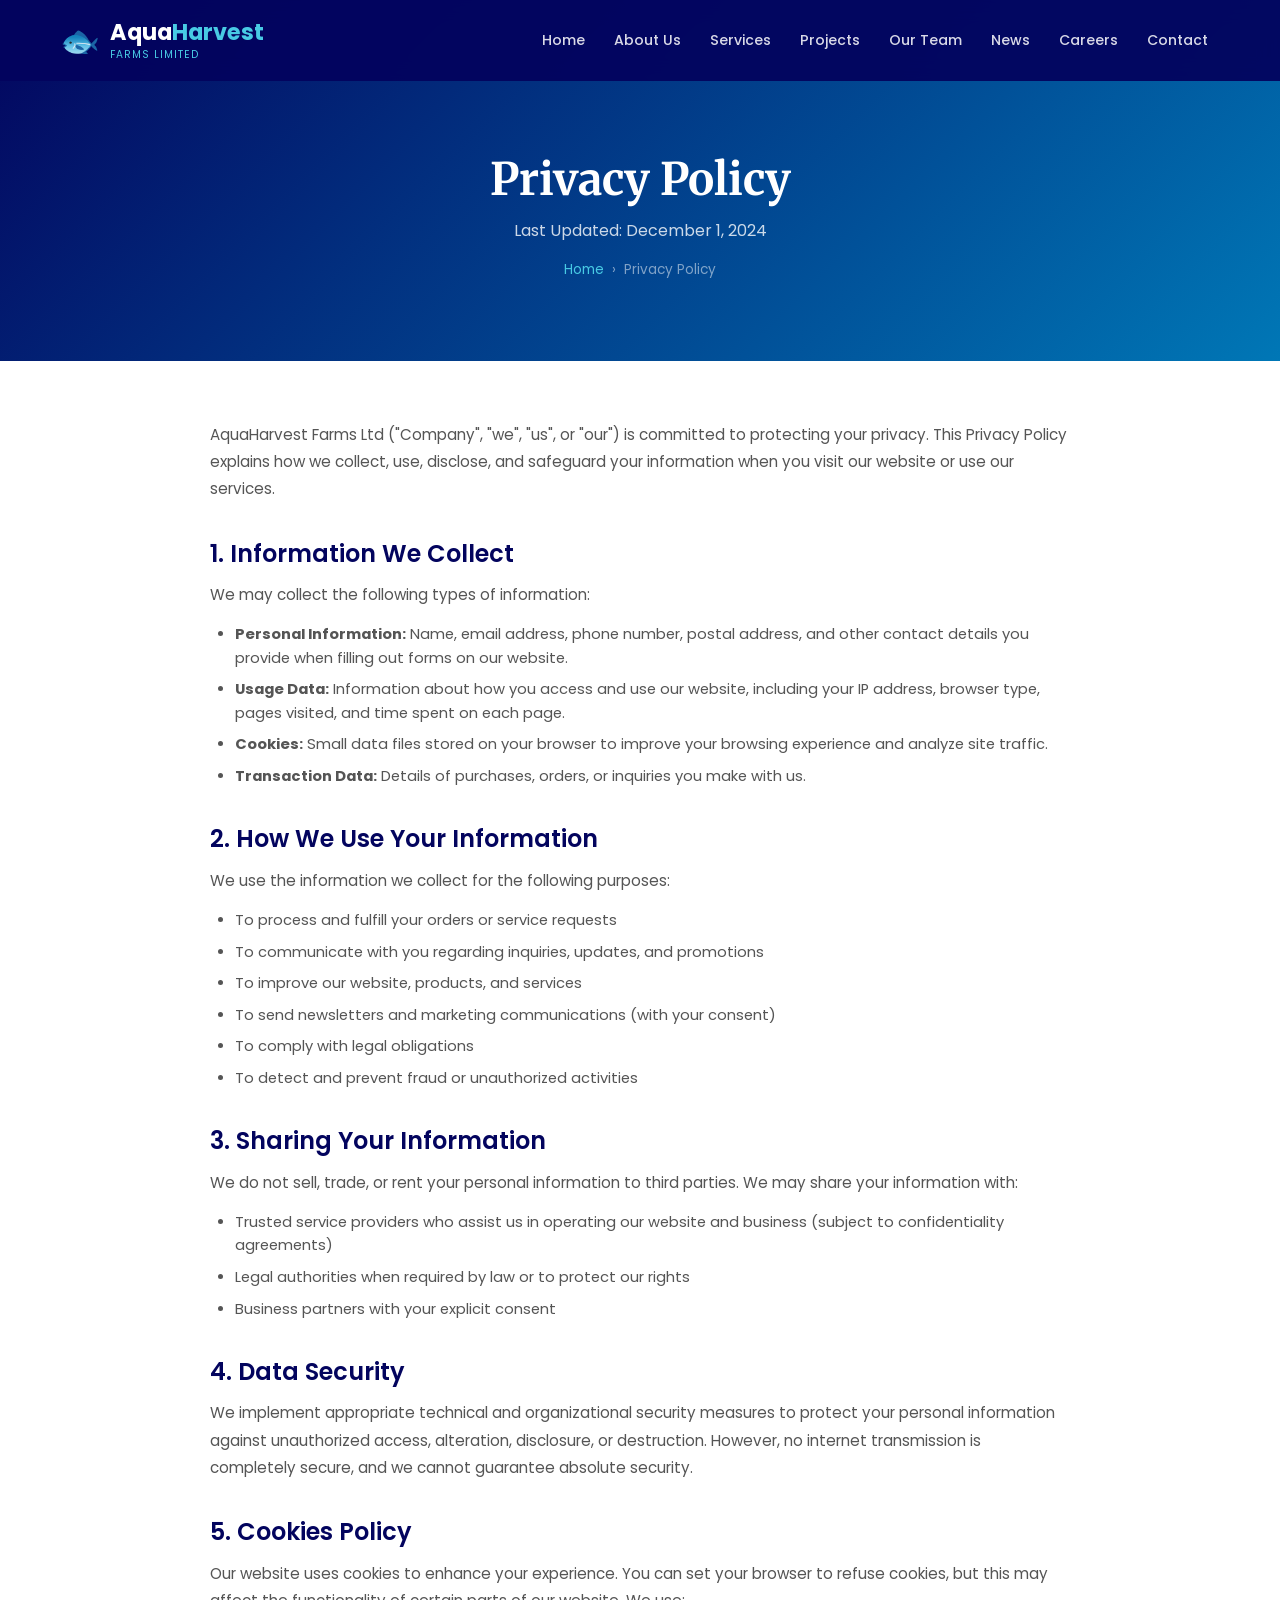
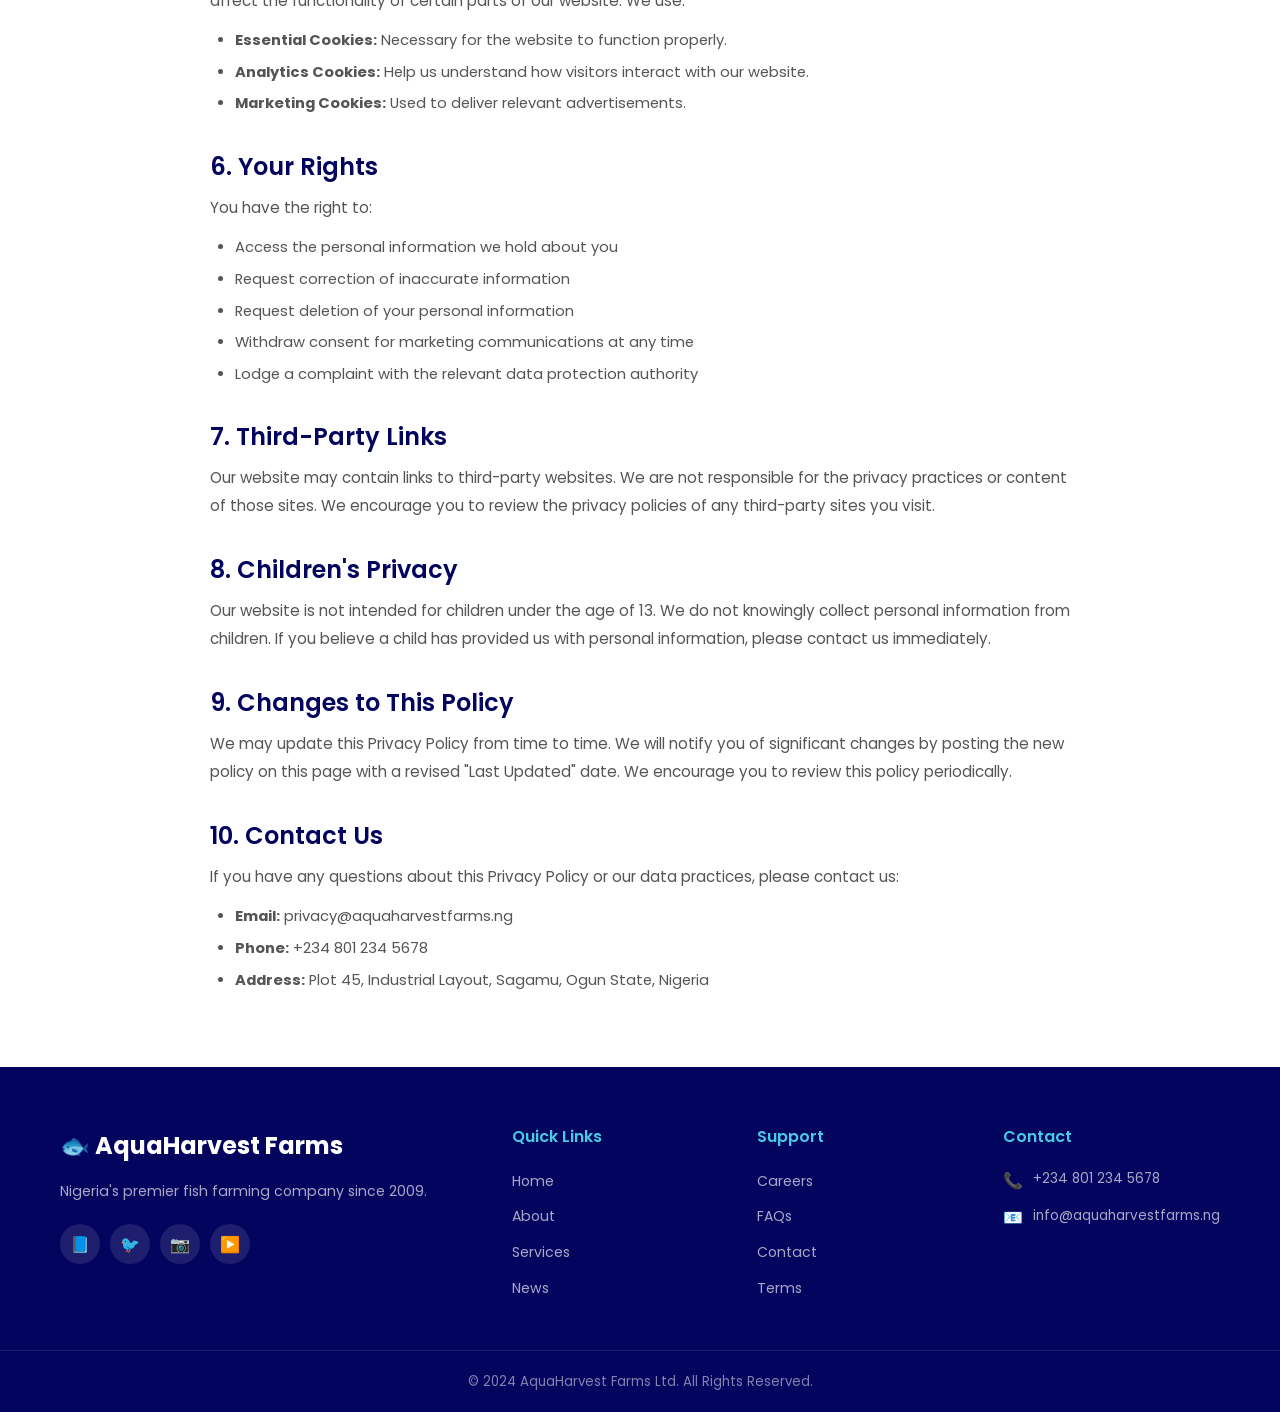
<file: privacy.html>
<!DOCTYPE html>
<html lang="en">
<head>
    <meta charset="UTF-8">
    <meta name="viewport" content="width=device-width, initial-scale=1.0">
    <title>Privacy Policy | AquaHarvest Farms Ltd</title>
    <link rel="stylesheet" href="css/style.css">
    <link rel="icon" href="data:image/svg+xml,<svg xmlns='http://www.w3.org/2000/svg' viewBox='0 0 100 100'><text y='.9em' font-size='90'>🐟</text></svg>">
</head>
<body>
    <nav class="navbar">
        <div class="container">
            <a href="index.html" class="logo"><span class="logo-icon">🐟</span><div><h1>Aqua<span>Harvest</span></h1><small>FARMS LIMITED</small></div></a>
            <ul class="nav-menu">
                <li><a href="index.html">Home</a></li>
                <li><a href="about.html">About Us</a></li>
                <li><a href="services.html">Services</a></li>
                <li><a href="projects.html">Projects</a></li>
                <li><a href="team.html">Our Team</a></li>
                <li><a href="blog.html">News</a></li>
                <li><a href="careers.html">Careers</a></li>
                <li><a href="contact.html">Contact</a></li>
            </ul>
            <div class="hamburger"><span></span><span></span><span></span></div>
        </div>
    </nav>

    <div class="page-hero">
        <h1>Privacy Policy</h1>
        <p>Last Updated: December 1, 2024</p>
        <div class="breadcrumb"><a href="index.html">Home</a><span>›</span><span>Privacy Policy</span></div>
    </div>

    <div class="policy-content">
        <p>AquaHarvest Farms Ltd ("Company", "we", "us", or "our") is committed to protecting your privacy. This Privacy Policy explains how we collect, use, disclose, and safeguard your information when you visit our website or use our services.</p>

        <h2>1. Information We Collect</h2>
        <p>We may collect the following types of information:</p>
        <ul>
            <li><strong>Personal Information:</strong> Name, email address, phone number, postal address, and other contact details you provide when filling out forms on our website.</li>
            <li><strong>Usage Data:</strong> Information about how you access and use our website, including your IP address, browser type, pages visited, and time spent on each page.</li>
            <li><strong>Cookies:</strong> Small data files stored on your browser to improve your browsing experience and analyze site traffic.</li>
            <li><strong>Transaction Data:</strong> Details of purchases, orders, or inquiries you make with us.</li>
        </ul>

        <h2>2. How We Use Your Information</h2>
        <p>We use the information we collect for the following purposes:</p>
        <ul>
            <li>To process and fulfill your orders or service requests</li>
            <li>To communicate with you regarding inquiries, updates, and promotions</li>
            <li>To improve our website, products, and services</li>
            <li>To send newsletters and marketing communications (with your consent)</li>
            <li>To comply with legal obligations</li>
            <li>To detect and prevent fraud or unauthorized activities</li>
        </ul>

        <h2>3. Sharing Your Information</h2>
        <p>We do not sell, trade, or rent your personal information to third parties. We may share your information with:</p>
        <ul>
            <li>Trusted service providers who assist us in operating our website and business (subject to confidentiality agreements)</li>
            <li>Legal authorities when required by law or to protect our rights</li>
            <li>Business partners with your explicit consent</li>
        </ul>

        <h2>4. Data Security</h2>
        <p>We implement appropriate technical and organizational security measures to protect your personal information against unauthorized access, alteration, disclosure, or destruction. However, no internet transmission is completely secure, and we cannot guarantee absolute security.</p>

        <h2>5. Cookies Policy</h2>
        <p>Our website uses cookies to enhance your experience. You can set your browser to refuse cookies, but this may affect the functionality of certain parts of our website. We use:</p>
        <ul>
            <li><strong>Essential Cookies:</strong> Necessary for the website to function properly.</li>
            <li><strong>Analytics Cookies:</strong> Help us understand how visitors interact with our website.</li>
            <li><strong>Marketing Cookies:</strong> Used to deliver relevant advertisements.</li>
        </ul>

        <h2>6. Your Rights</h2>
        <p>You have the right to:</p>
        <ul>
            <li>Access the personal information we hold about you</li>
            <li>Request correction of inaccurate information</li>
            <li>Request deletion of your personal information</li>
            <li>Withdraw consent for marketing communications at any time</li>
            <li>Lodge a complaint with the relevant data protection authority</li>
        </ul>

        <h2>7. Third-Party Links</h2>
        <p>Our website may contain links to third-party websites. We are not responsible for the privacy practices or content of those sites. We encourage you to review the privacy policies of any third-party sites you visit.</p>

        <h2>8. Children's Privacy</h2>
        <p>Our website is not intended for children under the age of 13. We do not knowingly collect personal information from children. If you believe a child has provided us with personal information, please contact us immediately.</p>

        <h2>9. Changes to This Policy</h2>
        <p>We may update this Privacy Policy from time to time. We will notify you of significant changes by posting the new policy on this page with a revised "Last Updated" date. We encourage you to review this policy periodically.</p>

        <h2>10. Contact Us</h2>
        <p>If you have any questions about this Privacy Policy or our data practices, please contact us:</p>
        <ul>
            <li><strong>Email:</strong> privacy@aquaharvestfarms.ng</li>
            <li><strong>Phone:</strong> +234 801 234 5678</li>
            <li><strong>Address:</strong> Plot 45, Industrial Layout, Sagamu, Ogun State, Nigeria</li>
        </ul>
    </div>

    <footer>
        <div class="container">
            <div class="footer-grid">
                <div class="footer-brand"><div class="logo-text">🐟 AquaHarvest Farms</div><p>Nigeria's premier fish farming company since 2009.</p><div class="footer-social"><a href="#">📘</a><a href="#">🐦</a><a href="#">📷</a><a href="#">▶️</a></div></div>
                <div class="footer-col"><h4>Quick Links</h4><ul><li><a href="index.html">Home</a></li><li><a href="about.html">About</a></li><li><a href="services.html">Services</a></li><li><a href="blog.html">News</a></li></ul></div>
                <div class="footer-col"><h4>Support</h4><ul><li><a href="careers.html">Careers</a></li><li><a href="faqs.html">FAQs</a></li><li><a href="contact.html">Contact</a></li><li><a href="terms.html">Terms</a></li></ul></div>
                <div class="footer-col"><h4>Contact</h4><div class="footer-contact-item"><span>📞</span><p>+234 801 234 5678</p></div><div class="footer-contact-item"><span>📧</span><p>info@aquaharvestfarms.ng</p></div></div>
            </div>
        </div>
        <div class="footer-bottom"><div class="container"><p>© 2024 AquaHarvest Farms Ltd. All Rights Reserved.</p></div></div>
    </footer>
    <button class="back-to-top">↑</button>
    <script src="js/main.js"></script>
</body>
</html>
</file>
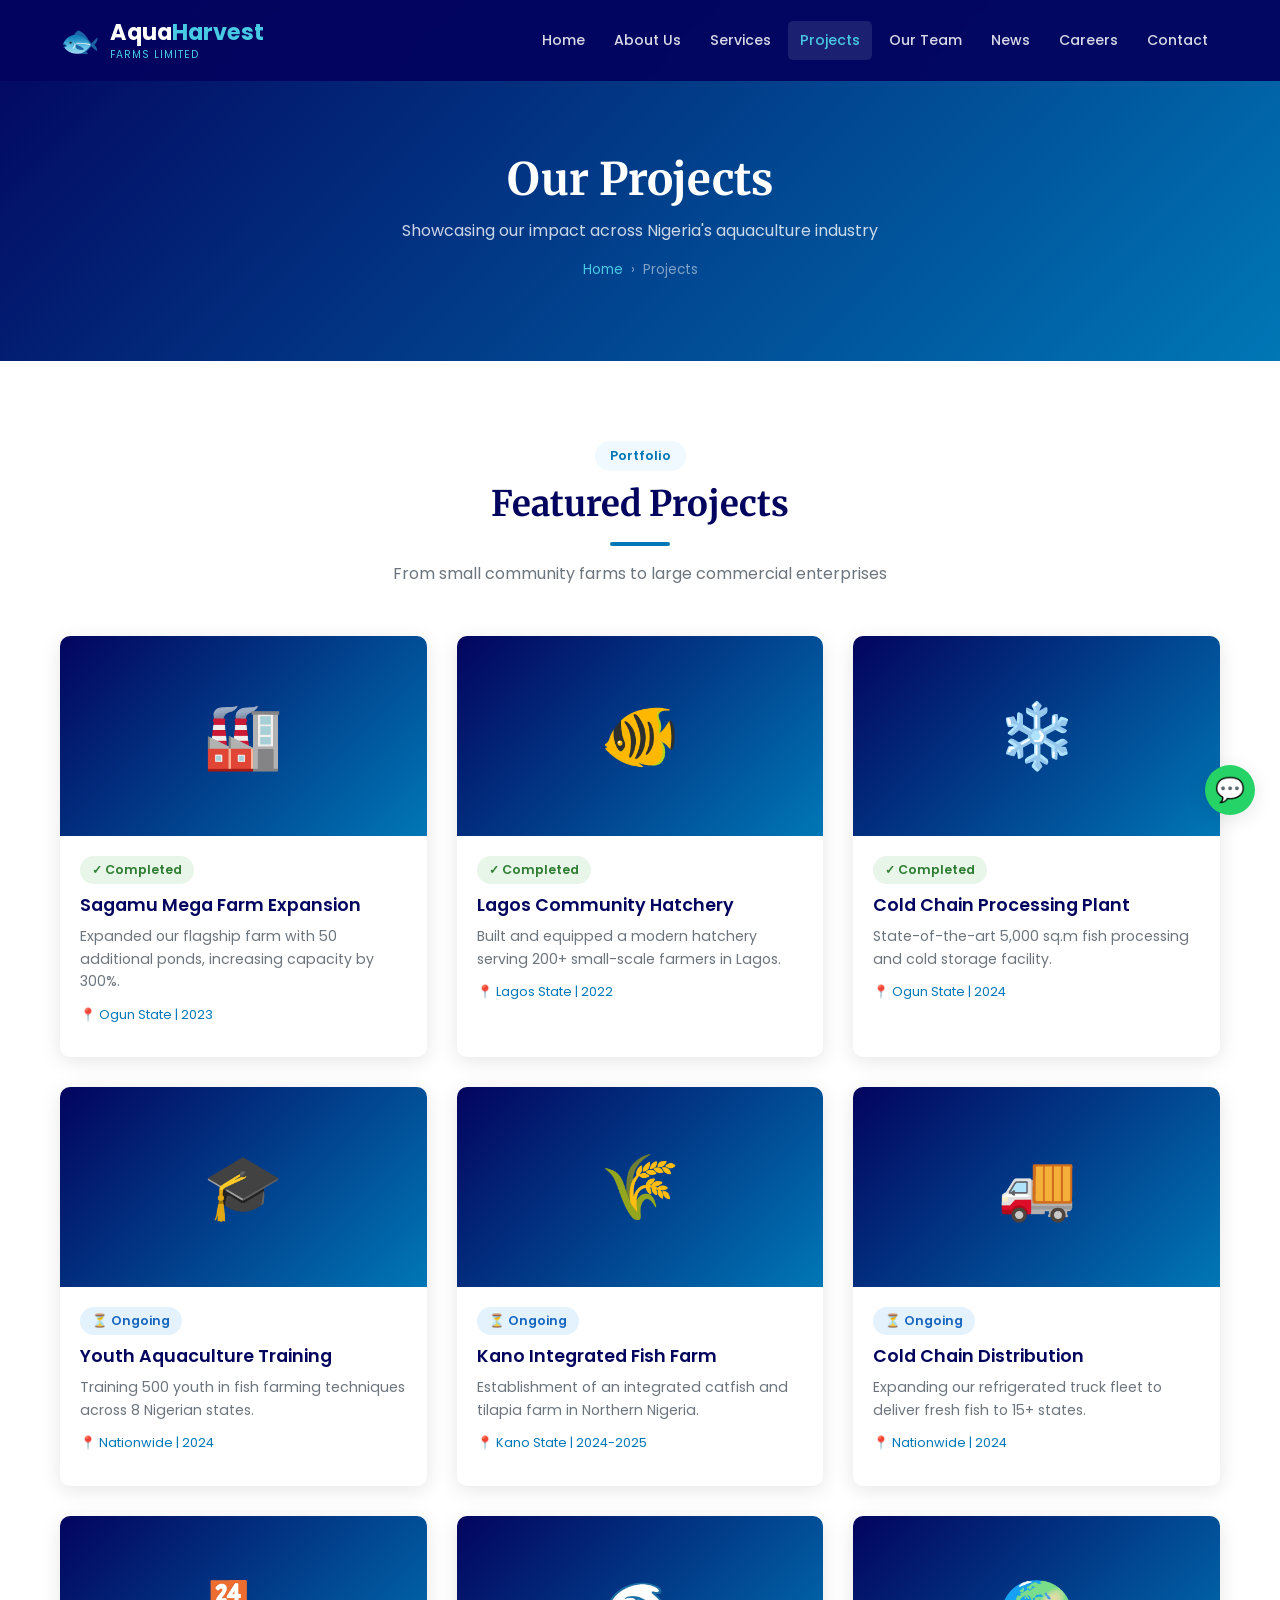
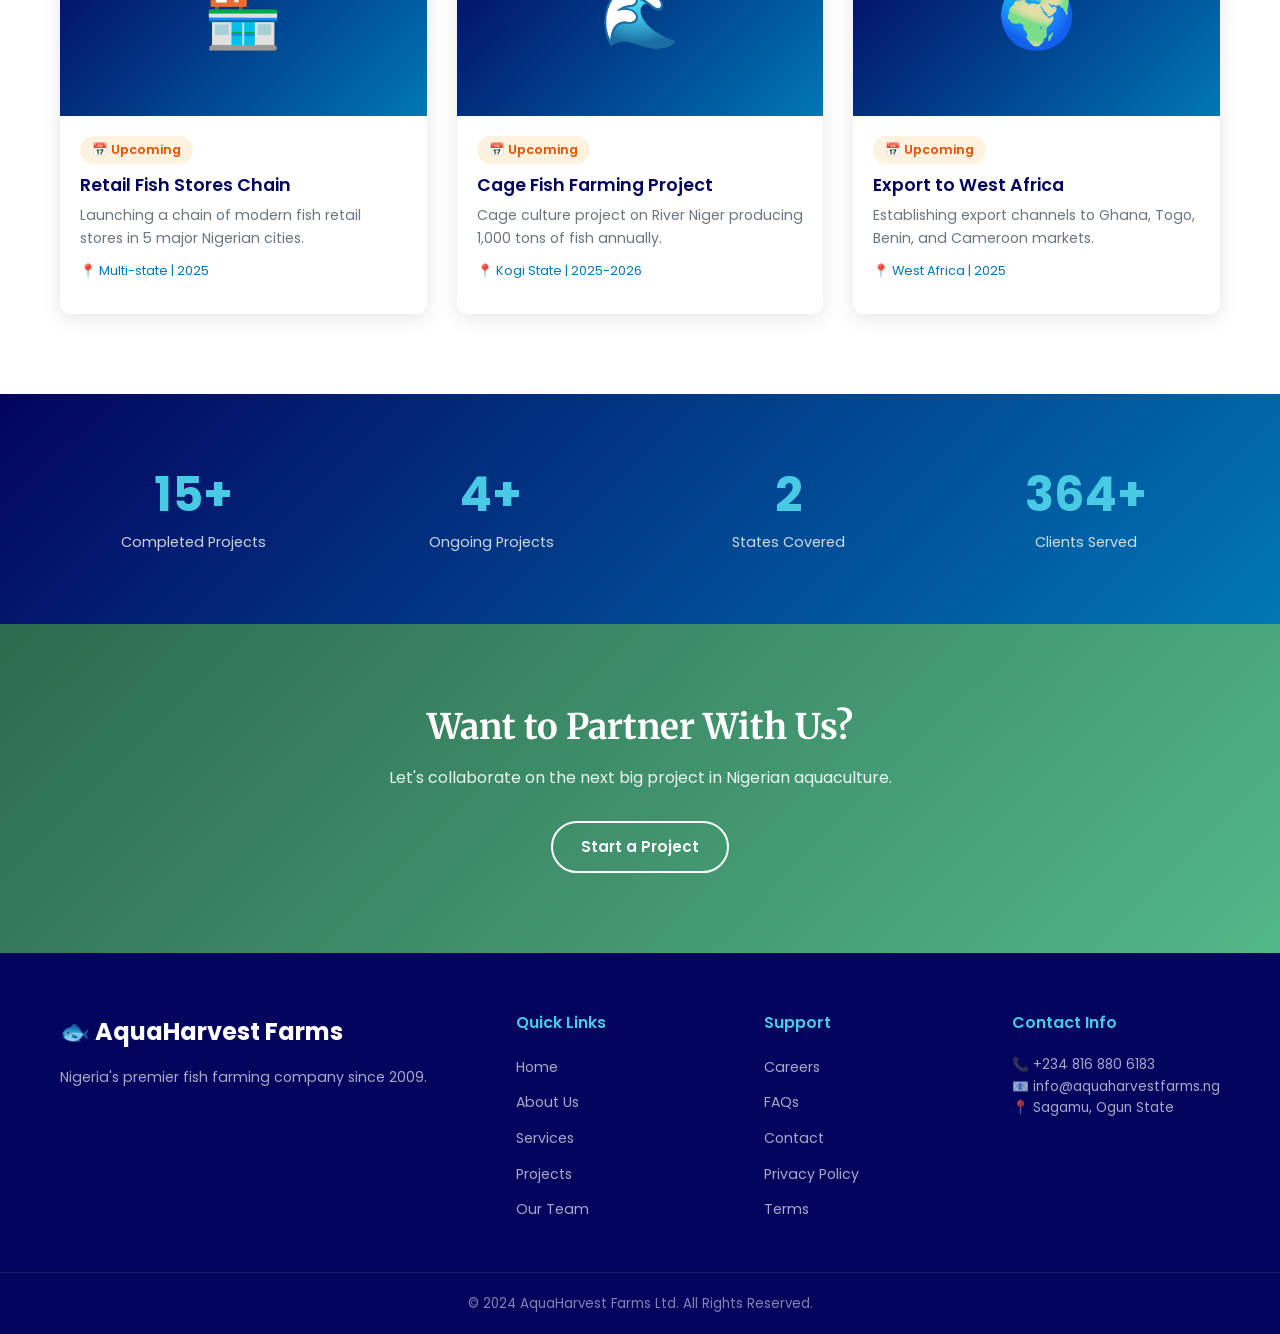
<file: projects.html>
<!DOCTYPE html>
<html lang="en">
<head>
    <meta charset="UTF-8">
    <meta name="viewport" content="width=device-width, initial-scale=1.0">
    <meta name="description" content="AquaHarvest Farms Projects - Our completed, ongoing, and upcoming aquaculture projects.">
    <title>Our Projects | AquaHarvest Farms Ltd</title>
    <link rel="stylesheet" href="css/style.css">
</head>
<body>
    <nav class="navbar">
        <div class="container">
            <a href="index.html" class="logo">
                <span class="logo-icon">🐟</span>
                <div><h1>Aqua<span>Harvest</span></h1><small>FARMS LIMITED</small></div>
            </a>
            <ul class="nav-menu">
                <li><a href="index.html">Home</a></li>
                <li><a href="about.html">About Us</a></li>
                <li><a href="services.html">Services</a></li>
                <li><a href="projects.html" class="active">Projects</a></li>
                <li><a href="team.html">Our Team</a></li>
                <li><a href="blog.html">News</a></li>
                <li><a href="careers.html">Careers</a></li>
                <li><a href="contact.html">Contact</a></li>
            </ul>
            <div class="hamburger"><span></span><span></span><span></span></div>
        </div>
    </nav>

    <div class="page-hero">
        <h1>Our Projects</h1>
        <p>Showcasing our impact across Nigeria's aquaculture industry</p>
        <div class="breadcrumb"><a href="index.html">Home</a><span>›</span><span>Projects</span></div>
    </div>

    <section class="section">
        <div class="container">
            <div class="section-title">
                <span class="badge">Portfolio</span>
                <h2>Featured Projects</h2>
                <div class="line"></div>
                <p>From small community farms to large commercial enterprises</p>
            </div>

            <div class="grid-3">
                <div class="project-card">
                    <div class="project-img">🏭</div>
                    <div class="project-body">
                        <span class="project-status status-completed">✓ Completed</span>
                        <h3 style="margin-top:10px;">Sagamu Mega Farm Expansion</h3>
                        <p>Expanded our flagship farm with 50 additional ponds, increasing capacity by 300%.</p>
                        <p style="font-size:0.8rem; color:var(--primary); margin-top:8px;">📍 Ogun State | 2023</p>
                    </div>
                </div>

                <div class="project-card">
                    <div class="project-img">🐠</div>
                    <div class="project-body">
                        <span class="project-status status-completed">✓ Completed</span>
                        <h3 style="margin-top:10px;">Lagos Community Hatchery</h3>
                        <p>Built and equipped a modern hatchery serving 200+ small-scale farmers in Lagos.</p>
                        <p style="font-size:0.8rem; color:var(--primary); margin-top:8px;">📍 Lagos State | 2022</p>
                    </div>
                </div>

                <div class="project-card">
                    <div class="project-img">❄️</div>
                    <div class="project-body">
                        <span class="project-status status-completed">✓ Completed</span>
                        <h3 style="margin-top:10px;">Cold Chain Processing Plant</h3>
                        <p>State-of-the-art 5,000 sq.m fish processing and cold storage facility.</p>
                        <p style="font-size:0.8rem; color:var(--primary); margin-top:8px;">📍 Ogun State | 2024</p>
                    </div>
                </div>

                <div class="project-card">
                    <div class="project-img">🎓</div>
                    <div class="project-body">
                        <span class="project-status status-ongoing">⏳ Ongoing</span>
                        <h3 style="margin-top:10px;">Youth Aquaculture Training</h3>
                        <p>Training 500 youth in fish farming techniques across 8 Nigerian states.</p>
                        <p style="font-size:0.8rem; color:var(--primary); margin-top:8px;">📍 Nationwide | 2024</p>
                    </div>
                </div>

                <div class="project-card">
                    <div class="project-img">🌾</div>
                    <div class="project-body">
                        <span class="project-status status-ongoing">⏳ Ongoing</span>
                        <h3 style="margin-top:10px;">Kano Integrated Fish Farm</h3>
                        <p>Establishment of an integrated catfish and tilapia farm in Northern Nigeria.</p>
                        <p style="font-size:0.8rem; color:var(--primary); margin-top:8px;">📍 Kano State | 2024-2025</p>
                    </div>
                </div>

                <div class="project-card">
                    <div class="project-img">🚚</div>
                    <div class="project-body">
                        <span class="project-status status-ongoing">⏳ Ongoing</span>
                        <h3 style="margin-top:10px;">Cold Chain Distribution</h3>
                        <p>Expanding our refrigerated truck fleet to deliver fresh fish to 15+ states.</p>
                        <p style="font-size:0.8rem; color:var(--primary); margin-top:8px;">📍 Nationwide | 2024</p>
                    </div>
                </div>

                <div class="project-card">
                    <div class="project-img">🏪</div>
                    <div class="project-body">
                        <span class="project-status status-upcoming">📅 Upcoming</span>
                        <h3 style="margin-top:10px;">Retail Fish Stores Chain</h3>
                        <p>Launching a chain of modern fish retail stores in 5 major Nigerian cities.</p>
                        <p style="font-size:0.8rem; color:var(--primary); margin-top:8px;">📍 Multi-state | 2025</p>
                    </div>
                </div>

                <div class="project-card">
                    <div class="project-img">🌊</div>
                    <div class="project-body">
                        <span class="project-status status-upcoming">📅 Upcoming</span>
                        <h3 style="margin-top:10px;">Cage Fish Farming Project</h3>
                        <p>Cage culture project on River Niger producing 1,000 tons of fish annually.</p>
                        <p style="font-size:0.8rem; color:var(--primary); margin-top:8px;">📍 Kogi State | 2025-2026</p>
                    </div>
                </div>

                <div class="project-card">
                    <div class="project-img">🌍</div>
                    <div class="project-body">
                        <span class="project-status status-upcoming">📅 Upcoming</span>
                        <h3 style="margin-top:10px;">Export to West Africa</h3>
                        <p>Establishing export channels to Ghana, Togo, Benin, and Cameroon markets.</p>
                        <p style="font-size:0.8rem; color:var(--primary); margin-top:8px;">📍 West Africa | 2025</p>
                    </div>
                </div>
            </div>
        </div>
    </section>

    <section class="stats-section">
        <div class="container">
            <div class="stats-grid">
                <div class="stat-item">
                    <h3><span class="counter" data-target="50">0</span>+</h3>
                    <p>Completed Projects</p>
                </div>
                <div class="stat-item">
                    <h3><span class="counter" data-target="15">0</span>+</h3>
                    <p>Ongoing Projects</p>
                </div>
                <div class="stat-item">
                    <h3><span class="counter" data-target="8">0</span></h3>
                    <p>States Covered</p>
                </div>
                <div class="stat-item">
                    <h3><span class="counter" data-target="1200">0</span>+</h3>
                    <p>Clients Served</p>
                </div>
            </div>
        </div>
    </section>

    <section class="cta-section">
        <h2>Want to Partner With Us?</h2>
        <p>Let's collaborate on the next big project in Nigerian aquaculture.</p>
        <a href="contact.html" class="btn btn-outline">Start a Project</a>
    </section>

    <footer>
        <div class="container">
            <div class="footer-grid">
                <div class="footer-brand">
                    <div class="logo-text">🐟 AquaHarvest Farms</div>
                    <p>Nigeria's premier fish farming company since 2009.</p>
                </div>
                <div class="footer-col">
                    <h4>Quick Links</h4>
                    <ul>
                        <li><a href="index.html">Home</a></li>
                        <li><a href="about.html">About Us</a></li>
                        <li><a href="services.html">Services</a></li>
                        <li><a href="projects.html">Projects</a></li>
                        <li><a href="team.html">Our Team</a></li>
                    </ul>
                </div>
                <div class="footer-col">
                    <h4>Support</h4>
                    <ul>
                        <li><a href="careers.html">Careers</a></li>
                        <li><a href="faqs.html">FAQs</a></li>
                        <li><a href="contact.html">Contact</a></li>
                        <li><a href="privacy.html">Privacy Policy</a></li>
                        <li><a href="terms.html">Terms</a></li>
                    </ul>
                </div>
                <div class="footer-col">
                    <h4>Contact Info</h4>
                    <p style="color:rgba(255,255,255,0.65); font-size:0.85rem;">📞 +234 816 880 6183<br>📧 info@aquaharvestfarms.ng<br>📍 Sagamu, Ogun State</p>
                </div>
            </div>
        </div>
        <div class="footer-bottom">
            <div class="container">
                <p>© 2024 AquaHarvest Farms Ltd. All Rights Reserved.</p>
            </div>
        </div>
    </footer>

    <button class="back-to-top">↑</button>
    <a href="https://wa.me/2348168806183" class="whatsapp-float" target="_blank">💬</a>
    <script src="js/main.js"></script>
</body>
</html>
</file>
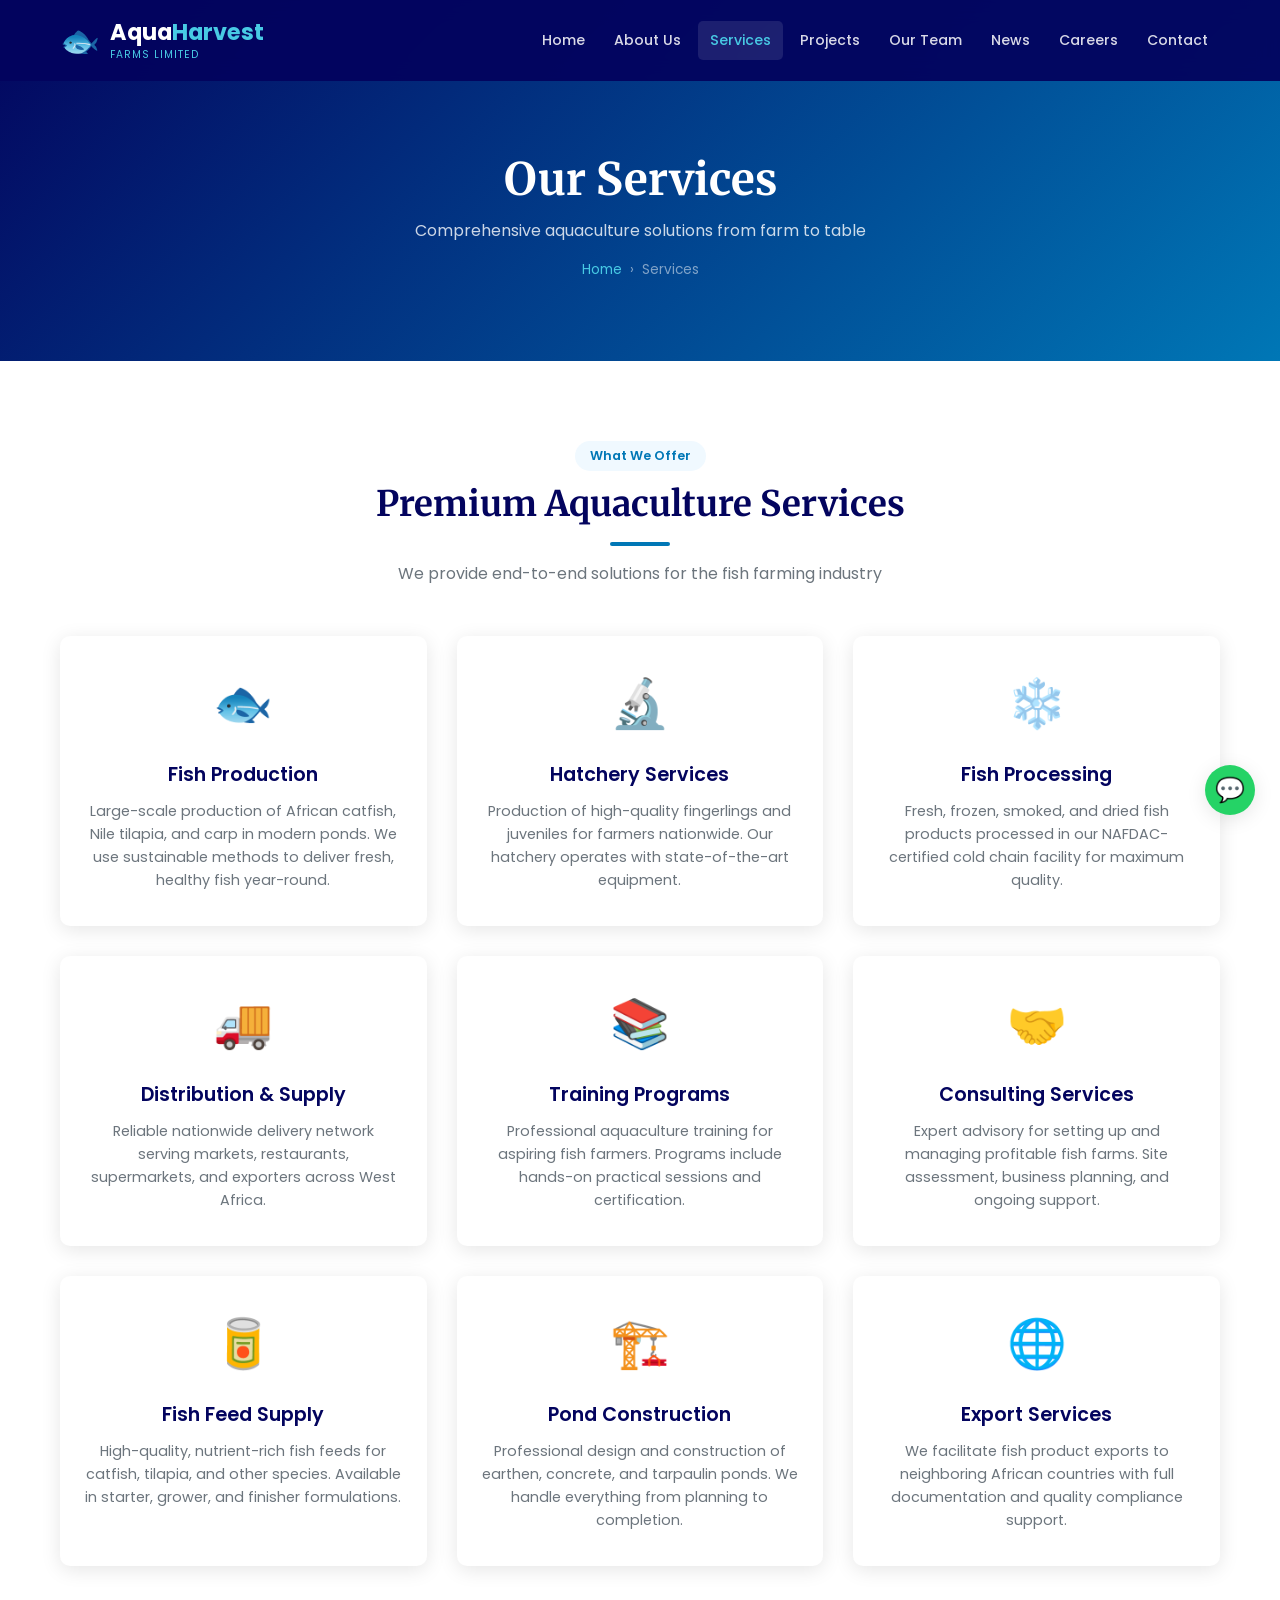
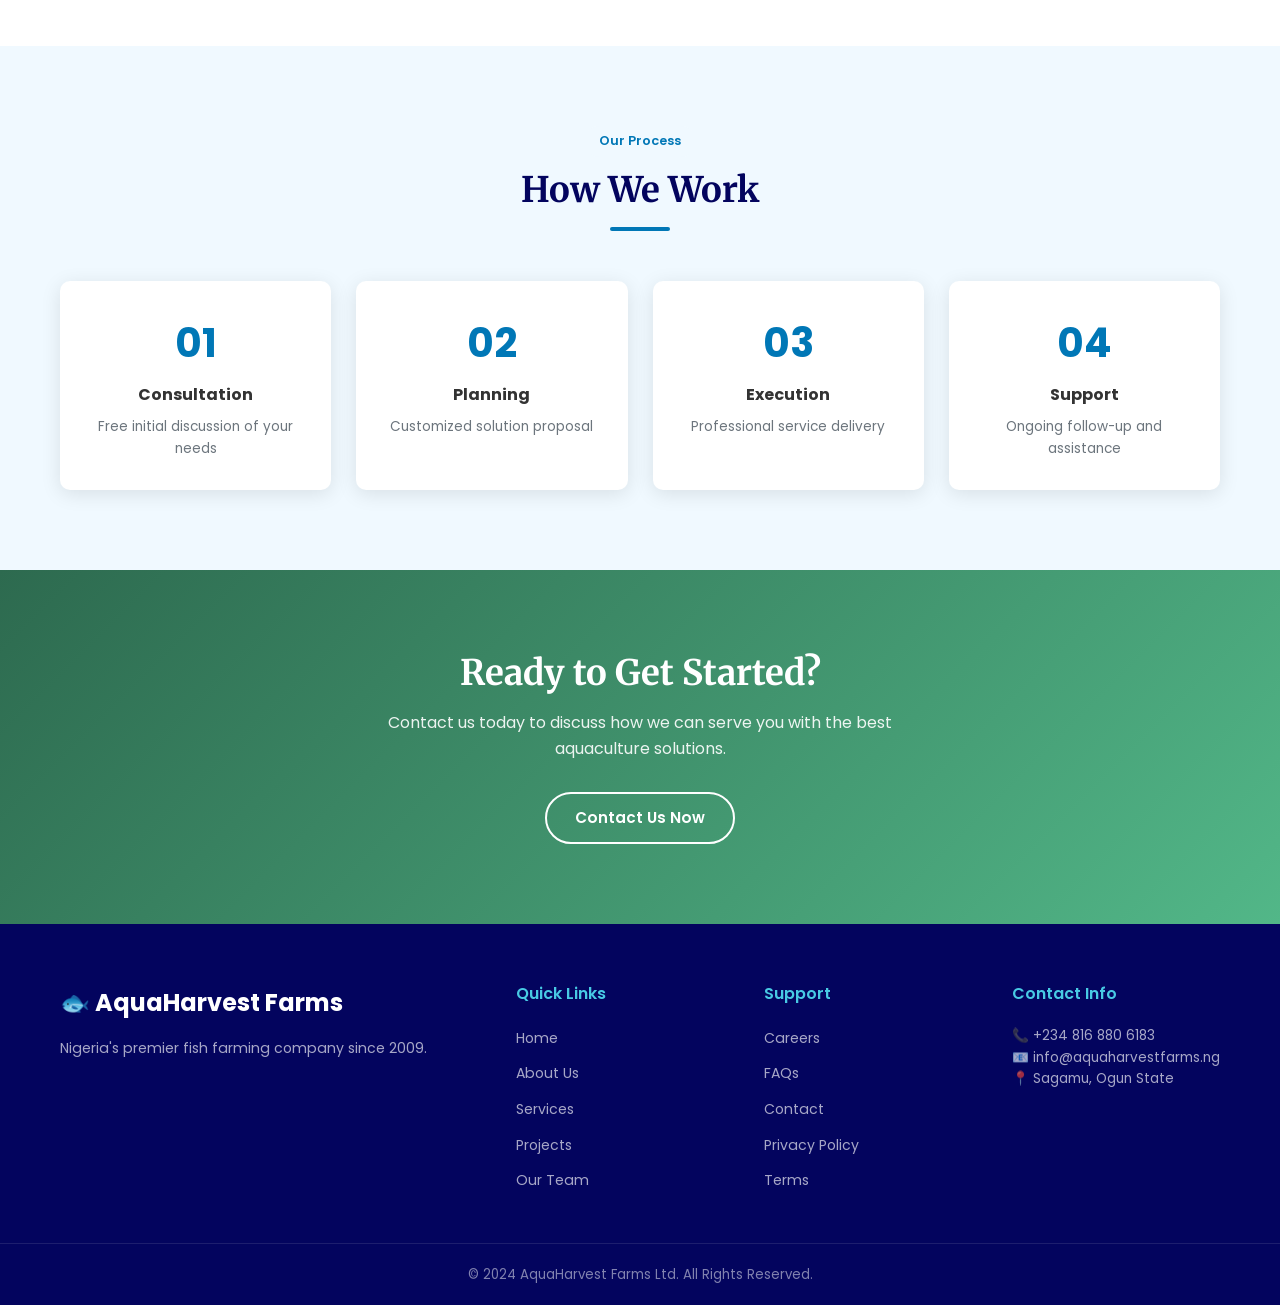
<file: services.html>
<!DOCTYPE html>
<html lang="en">
<head>
    <meta charset="UTF-8">
    <meta name="viewport" content="width=device-width, initial-scale=1.0">
    <meta name="description" content="AquaHarvest Farms Services - Fish Production, Hatchery, Processing, Training and Consulting.">
    <title>Our Services | AquaHarvest Farms Ltd</title>
    <link rel="stylesheet" href="css/style.css">
</head>
<body>
    <nav class="navbar">
        <div class="container">
            <a href="index.html" class="logo">
                <span class="logo-icon">🐟</span>
                <div><h1>Aqua<span>Harvest</span></h1><small>FARMS LIMITED</small></div>
            </a>
            <ul class="nav-menu">
                <li><a href="index.html">Home</a></li>
                <li><a href="about.html">About Us</a></li>
                <li><a href="services.html" class="active">Services</a></li>
                <li><a href="projects.html">Projects</a></li>
                <li><a href="team.html">Our Team</a></li>
                <li><a href="blog.html">News</a></li>
                <li><a href="careers.html">Careers</a></li>
                <li><a href="contact.html">Contact</a></li>
            </ul>
            <div class="hamburger"><span></span><span></span><span></span></div>
        </div>
    </nav>

    <div class="page-hero">
        <h1>Our Services</h1>
        <p>Comprehensive aquaculture solutions from farm to table</p>
        <div class="breadcrumb"><a href="index.html">Home</a><span>›</span><span>Services</span></div>
    </div>

    <section class="section">
        <div class="container">
            <div class="section-title">
                <span class="badge">What We Offer</span>
                <h2>Premium Aquaculture Services</h2>
                <div class="line"></div>
                <p>We provide end-to-end solutions for the fish farming industry</p>
            </div>

            <div class="grid-3">
                <div class="service-card">
                    <span class="icon">🐟</span>
                    <h3>Fish Production</h3>
                    <p>Large-scale production of African catfish, Nile tilapia, and carp in modern ponds. We use sustainable methods to deliver fresh, healthy fish year-round.</p>
                </div>

                <div class="service-card">
                    <span class="icon">🔬</span>
                    <h3>Hatchery Services</h3>
                    <p>Production of high-quality fingerlings and juveniles for farmers nationwide. Our hatchery operates with state-of-the-art equipment.</p>
                </div>

                <div class="service-card">
                    <span class="icon">❄️</span>
                    <h3>Fish Processing</h3>
                    <p>Fresh, frozen, smoked, and dried fish products processed in our NAFDAC-certified cold chain facility for maximum quality.</p>
                </div>

                <div class="service-card">
                    <span class="icon">🚚</span>
                    <h3>Distribution & Supply</h3>
                    <p>Reliable nationwide delivery network serving markets, restaurants, supermarkets, and exporters across West Africa.</p>
                </div>

                <div class="service-card">
                    <span class="icon">📚</span>
                    <h3>Training Programs</h3>
                    <p>Professional aquaculture training for aspiring fish farmers. Programs include hands-on practical sessions and certification.</p>
                </div>

                <div class="service-card">
                    <span class="icon">🤝</span>
                    <h3>Consulting Services</h3>
                    <p>Expert advisory for setting up and managing profitable fish farms. Site assessment, business planning, and ongoing support.</p>
                </div>

                <div class="service-card">
                    <span class="icon">🥫</span>
                    <h3>Fish Feed Supply</h3>
                    <p>High-quality, nutrient-rich fish feeds for catfish, tilapia, and other species. Available in starter, grower, and finisher formulations.</p>
                </div>

                <div class="service-card">
                    <span class="icon">🏗️</span>
                    <h3>Pond Construction</h3>
                    <p>Professional design and construction of earthen, concrete, and tarpaulin ponds. We handle everything from planning to completion.</p>
                </div>

                <div class="service-card">
                    <span class="icon">🌐</span>
                    <h3>Export Services</h3>
                    <p>We facilitate fish product exports to neighboring African countries with full documentation and quality compliance support.</p>
                </div>
            </div>
        </div>
    </section>

    <section class="section" style="background:var(--light);">
        <div class="container">
            <div class="section-title">
                <span class="badge">Our Process</span>
                <h2>How We Work</h2>
                <div class="line"></div>
            </div>
            <div class="grid-4">
                <div style="text-align:center; background:white; padding:30px 20px; border-radius:var(--radius); box-shadow:var(--shadow);">
                    <div style="font-size:2.5rem; color:var(--primary); font-weight:700;">01</div>
                    <h4 style="margin:10px 0; font-family:'Poppins',sans-serif;">Consultation</h4>
                    <p style="font-size:0.85rem; color:var(--gray);">Free initial discussion of your needs</p>
                </div>
                <div style="text-align:center; background:white; padding:30px 20px; border-radius:var(--radius); box-shadow:var(--shadow);">
                    <div style="font-size:2.5rem; color:var(--primary); font-weight:700;">02</div>
                    <h4 style="margin:10px 0; font-family:'Poppins',sans-serif;">Planning</h4>
                    <p style="font-size:0.85rem; color:var(--gray);">Customized solution proposal</p>
                </div>
                <div style="text-align:center; background:white; padding:30px 20px; border-radius:var(--radius); box-shadow:var(--shadow);">
                    <div style="font-size:2.5rem; color:var(--primary); font-weight:700;">03</div>
                    <h4 style="margin:10px 0; font-family:'Poppins',sans-serif;">Execution</h4>
                    <p style="font-size:0.85rem; color:var(--gray);">Professional service delivery</p>
                </div>
                <div style="text-align:center; background:white; padding:30px 20px; border-radius:var(--radius); box-shadow:var(--shadow);">
                    <div style="font-size:2.5rem; color:var(--primary); font-weight:700;">04</div>
                    <h4 style="margin:10px 0; font-family:'Poppins',sans-serif;">Support</h4>
                    <p style="font-size:0.85rem; color:var(--gray);">Ongoing follow-up and assistance</p>
                </div>
            </div>
        </div>
    </section>

    <section class="cta-section">
        <h2>Ready to Get Started?</h2>
        <p>Contact us today to discuss how we can serve you with the best aquaculture solutions.</p>
        <a href="contact.html" class="btn btn-outline">Contact Us Now</a>
    </section>

    <footer>
        <div class="container">
            <div class="footer-grid">
                <div class="footer-brand">
                    <div class="logo-text">🐟 AquaHarvest Farms</div>
                    <p>Nigeria's premier fish farming company since 2009.</p>
                </div>
                <div class="footer-col">
                    <h4>Quick Links</h4>
                    <ul>
                        <li><a href="index.html">Home</a></li>
                        <li><a href="about.html">About Us</a></li>
                        <li><a href="services.html">Services</a></li>
                        <li><a href="projects.html">Projects</a></li>
                        <li><a href="team.html">Our Team</a></li>
                    </ul>
                </div>
                <div class="footer-col">
                    <h4>Support</h4>
                    <ul>
                        <li><a href="careers.html">Careers</a></li>
                        <li><a href="faqs.html">FAQs</a></li>
                        <li><a href="contact.html">Contact</a></li>
                        <li><a href="privacy.html">Privacy Policy</a></li>
                        <li><a href="terms.html">Terms</a></li>
                    </ul>
                </div>
                <div class="footer-col">
                    <h4>Contact Info</h4>
                    <p style="color:rgba(255,255,255,0.65); font-size:0.85rem;">📞 +234 816 880 6183<br>📧 info@aquaharvestfarms.ng<br>📍 Sagamu, Ogun State</p>
                </div>
            </div>
        </div>
        <div class="footer-bottom">
            <div class="container">
                <p>© 2024 AquaHarvest Farms Ltd. All Rights Reserved.</p>
            </div>
        </div>
    </footer>

    <button class="back-to-top">↑</button>
    <a href="https://wa.me/2348168806183" class="whatsapp-float" target="_blank">💬</a>
    <script src="js/main.js"></script>
</body>
</html>
</file>
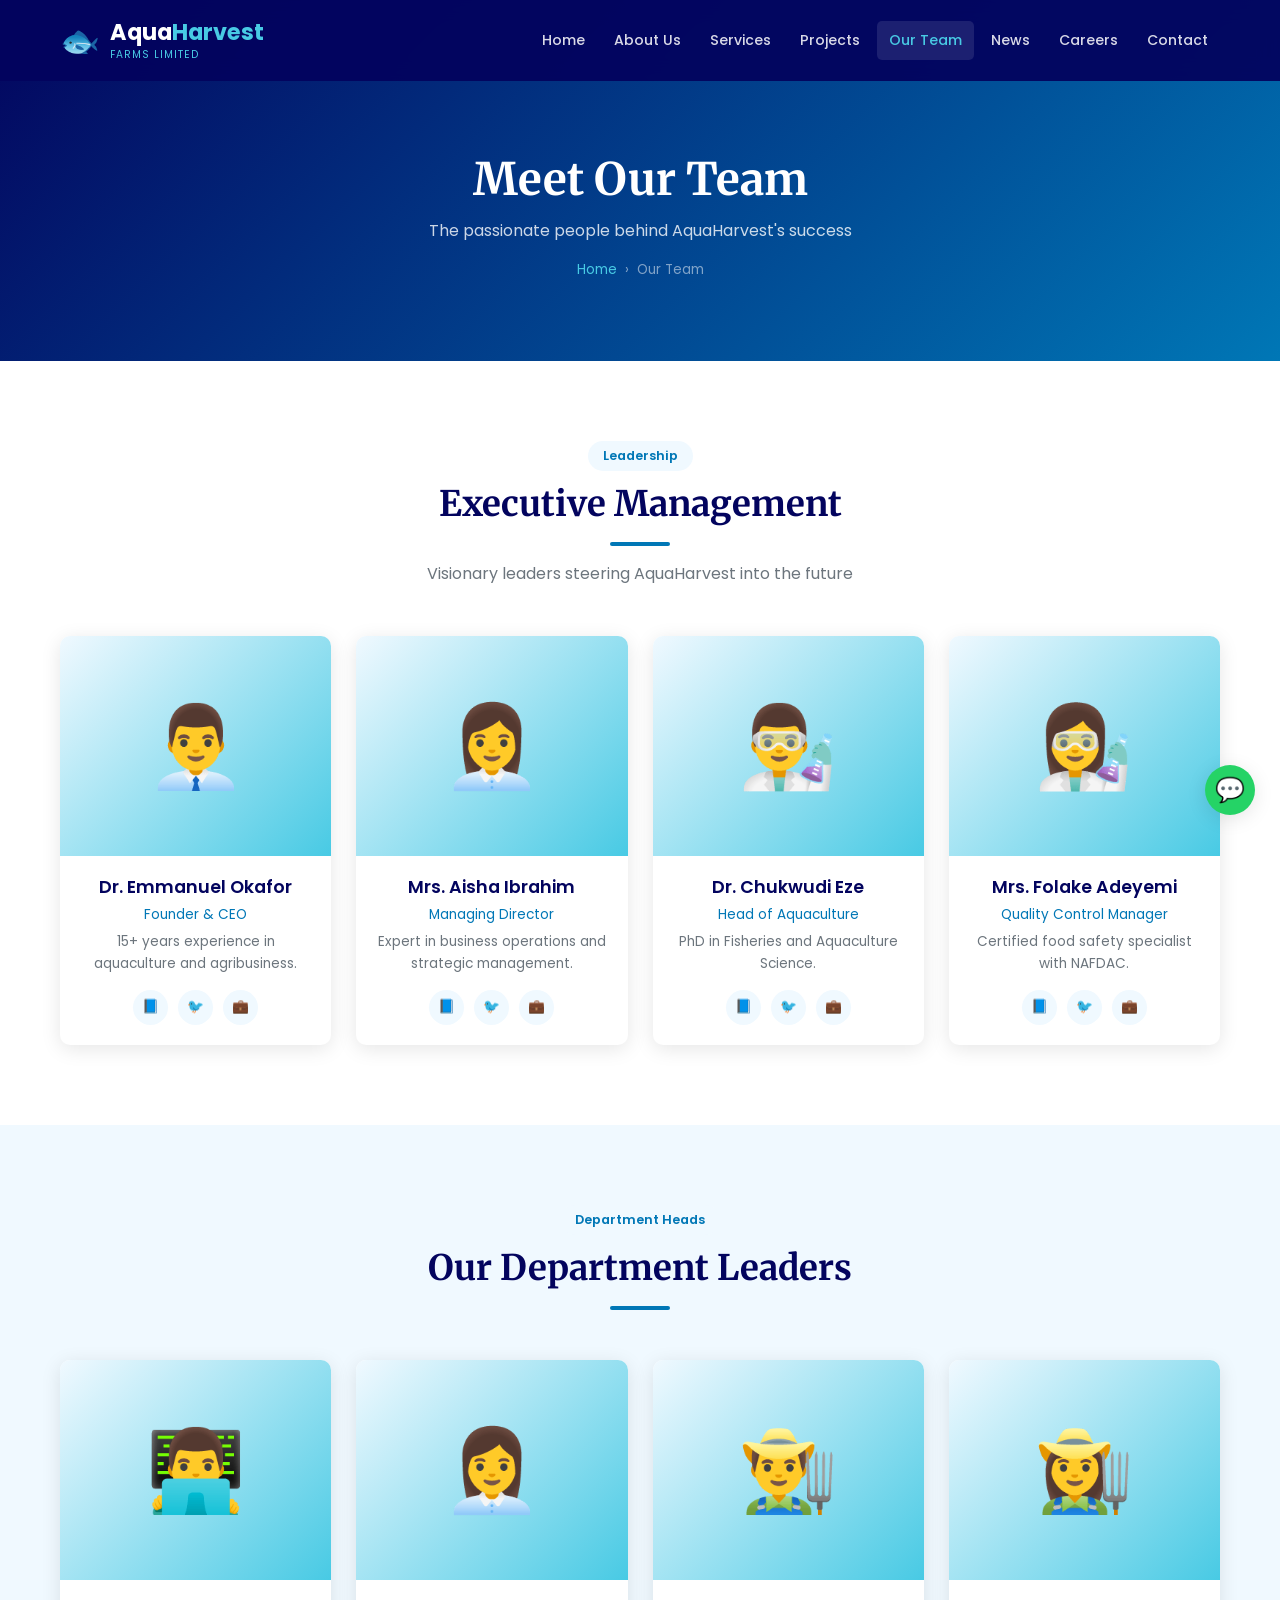
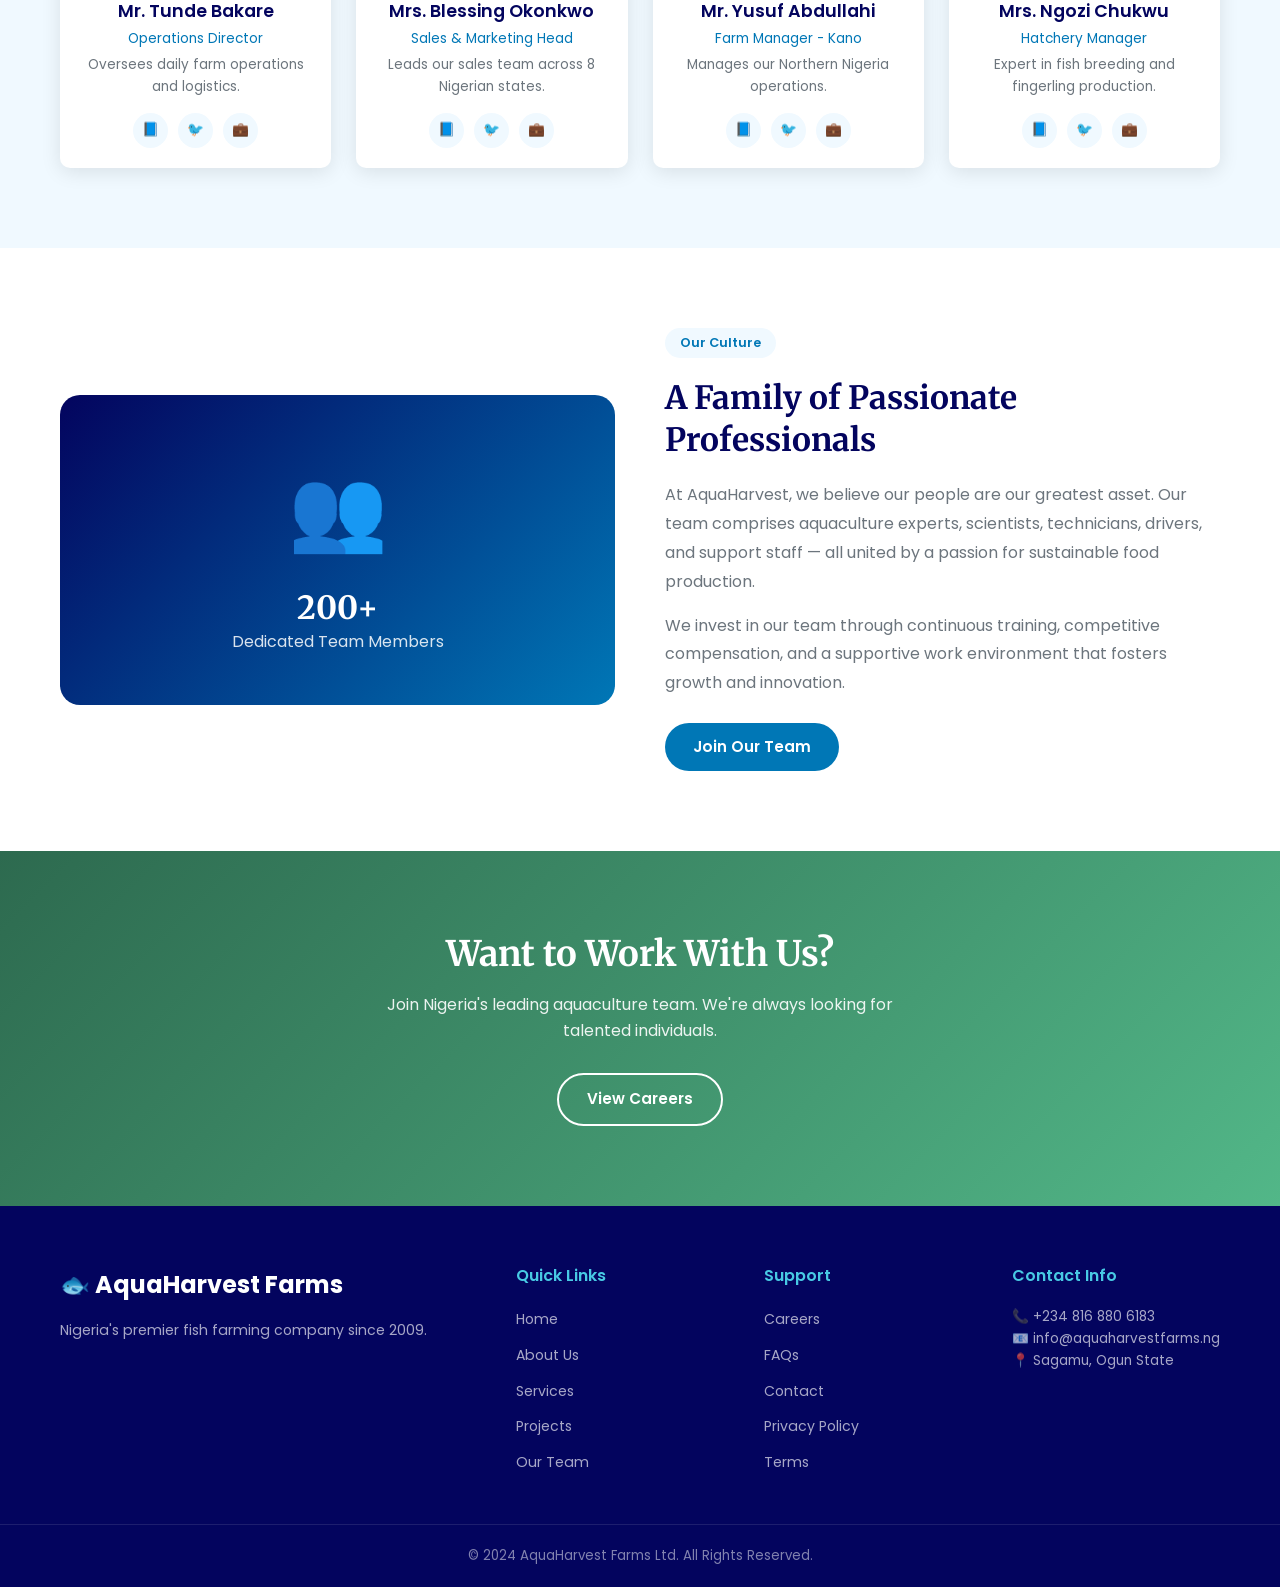
<file: team.html>
<!DOCTYPE html>
<html lang="en">
<head>
    <meta charset="UTF-8">
    <meta name="viewport" content="width=device-width, initial-scale=1.0">
    <meta name="description" content="Meet the AquaHarvest Farms team - Management and aquaculture experts driving Nigeria's fish farming revolution.">
    <title>Our Team | AquaHarvest Farms Ltd</title>
    <link rel="stylesheet" href="css/style.css">
</head>
<body>
    <nav class="navbar">
        <div class="container">
            <a href="index.html" class="logo">
                <span class="logo-icon">🐟</span>
                <div><h1>Aqua<span>Harvest</span></h1><small>FARMS LIMITED</small></div>
            </a>
            <ul class="nav-menu">
                <li><a href="index.html">Home</a></li>
                <li><a href="about.html">About Us</a></li>
                <li><a href="services.html">Services</a></li>
                <li><a href="projects.html">Projects</a></li>
                <li><a href="team.html" class="active">Our Team</a></li>
                <li><a href="blog.html">News</a></li>
                <li><a href="careers.html">Careers</a></li>
                <li><a href="contact.html">Contact</a></li>
            </ul>
            <div class="hamburger"><span></span><span></span><span></span></div>
        </div>
    </nav>

    <div class="page-hero">
        <h1>Meet Our Team</h1>
        <p>The passionate people behind AquaHarvest's success</p>
        <div class="breadcrumb"><a href="index.html">Home</a><span>›</span><span>Our Team</span></div>
    </div>

    <section class="section">
        <div class="container">
            <div class="section-title">
                <span class="badge">Leadership</span>
                <h2>Executive Management</h2>
                <div class="line"></div>
                <p>Visionary leaders steering AquaHarvest into the future</p>
            </div>

            <div class="grid-4">
                <div class="team-card">
                    <div class="team-img">👨‍💼</div>
                    <div class="team-info">
                        <h3>Dr. Emmanuel Okafor</h3>
                        <div class="role">Founder & CEO</div>
                        <p>15+ years experience in aquaculture and agribusiness.</p>
                        <div class="team-social">
                            <a href="#">📘</a>
                            <a href="#">🐦</a>
                            <a href="#">💼</a>
                        </div>
                    </div>
                </div>

                <div class="team-card">
                    <div class="team-img">👩‍💼</div>
                    <div class="team-info">
                        <h3>Mrs. Aisha Ibrahim</h3>
                        <div class="role">Managing Director</div>
                        <p>Expert in business operations and strategic management.</p>
                        <div class="team-social">
                            <a href="#">📘</a>
                            <a href="#">🐦</a>
                            <a href="#">💼</a>
                        </div>
                    </div>
                </div>

                <div class="team-card">
                    <div class="team-img">👨‍🔬</div>
                    <div class="team-info">
                        <h3>Dr. Chukwudi Eze</h3>
                        <div class="role">Head of Aquaculture</div>
                        <p>PhD in Fisheries and Aquaculture Science.</p>
                        <div class="team-social">
                            <a href="#">📘</a>
                            <a href="#">🐦</a>
                            <a href="#">💼</a>
                        </div>
                    </div>
                </div>

                <div class="team-card">
                    <div class="team-img">👩‍🔬</div>
                    <div class="team-info">
                        <h3>Mrs. Folake Adeyemi</h3>
                        <div class="role">Quality Control Manager</div>
                        <p>Certified food safety specialist with NAFDAC.</p>
                        <div class="team-social">
                            <a href="#">📘</a>
                            <a href="#">🐦</a>
                            <a href="#">💼</a>
                        </div>
                    </div>
                </div>
            </div>
        </div>
    </section>

    <section class="section" style="background:var(--light);">
        <div class="container">
            <div class="section-title">
                <span class="badge">Department Heads</span>
                <h2>Our Department Leaders</h2>
                <div class="line"></div>
            </div>

            <div class="grid-4">
                <div class="team-card">
                    <div class="team-img">👨‍💻</div>
                    <div class="team-info">
                        <h3>Mr. Tunde Bakare</h3>
                        <div class="role">Operations Director</div>
                        <p>Oversees daily farm operations and logistics.</p>
                        <div class="team-social">
                            <a href="#">📘</a><a href="#">🐦</a><a href="#">💼</a>
                        </div>
                    </div>
                </div>

                <div class="team-card">
                    <div class="team-img">👩‍💼</div>
                    <div class="team-info">
                        <h3>Mrs. Blessing Okonkwo</h3>
                        <div class="role">Sales & Marketing Head</div>
                        <p>Leads our sales team across 8 Nigerian states.</p>
                        <div class="team-social">
                            <a href="#">📘</a><a href="#">🐦</a><a href="#">💼</a>
                        </div>
                    </div>
                </div>

                <div class="team-card">
                    <div class="team-img">👨‍🌾</div>
                    <div class="team-info">
                        <h3>Mr. Yusuf Abdullahi</h3>
                        <div class="role">Farm Manager - Kano</div>
                        <p>Manages our Northern Nigeria operations.</p>
                        <div class="team-social">
                            <a href="#">📘</a><a href="#">🐦</a><a href="#">💼</a>
                        </div>
                    </div>
                </div>

                <div class="team-card">
                    <div class="team-img">👩‍🌾</div>
                    <div class="team-info">
                        <h3>Mrs. Ngozi Chukwu</h3>
                        <div class="role">Hatchery Manager</div>
                        <p>Expert in fish breeding and fingerling production.</p>
                        <div class="team-social">
                            <a href="#">📘</a><a href="#">🐦</a><a href="#">💼</a>
                        </div>
                    </div>
                </div>
            </div>
        </div>
    </section>

    <section class="section">
        <div class="container">
            <div class="grid-2" style="gap:50px; align-items:center;">
                <div style="background:linear-gradient(135deg,var(--dark),var(--primary)); border-radius:20px; padding:50px; text-align:center; color:white;">
                    <div style="font-size:5rem;">👥</div>
                    <h3 style="color:white; font-size:2rem; margin-top:15px;">200+</h3>
                    <p style="color:rgba(255,255,255,0.85);">Dedicated Team Members</p>
                </div>
                <div>
                    <span class="badge">Our Culture</span>
                    <h2 style="font-size:2rem; color:var(--dark); margin:10px 0 20px;">A Family of Passionate Professionals</h2>
                    <p style="color:var(--gray); line-height:1.8; margin-bottom:15px;">At AquaHarvest, we believe our people are our greatest asset. Our team comprises aquaculture experts, scientists, technicians, drivers, and support staff — all united by a passion for sustainable food production.</p>
                    <p style="color:var(--gray); line-height:1.8; margin-bottom:25px;">We invest in our team through continuous training, competitive compensation, and a supportive work environment that fosters growth and innovation.</p>
                    <a href="careers.html" class="btn btn-primary">Join Our Team</a>
                </div>
            </div>
        </div>
    </section>

    <section class="cta-section">
        <h2>Want to Work With Us?</h2>
        <p>Join Nigeria's leading aquaculture team. We're always looking for talented individuals.</p>
        <a href="careers.html" class="btn btn-outline">View Careers</a>
    </section>

    <footer>
        <div class="container">
            <div class="footer-grid">
                <div class="footer-brand">
                    <div class="logo-text">🐟 AquaHarvest Farms</div>
                    <p>Nigeria's premier fish farming company since 2009.</p>
                </div>
                <div class="footer-col">
                    <h4>Quick Links</h4>
                    <ul>
                        <li><a href="index.html">Home</a></li>
                        <li><a href="about.html">About Us</a></li>
                        <li><a href="services.html">Services</a></li>
                        <li><a href="projects.html">Projects</a></li>
                        <li><a href="team.html">Our Team</a></li>
                    </ul>
                </div>
                <div class="footer-col">
                    <h4>Support</h4>
                    <ul>
                        <li><a href="careers.html">Careers</a></li>
                        <li><a href="faqs.html">FAQs</a></li>
                        <li><a href="contact.html">Contact</a></li>
                        <li><a href="privacy.html">Privacy Policy</a></li>
                        <li><a href="terms.html">Terms</a></li>
                    </ul>
                </div>
                <div class="footer-col">
                    <h4>Contact Info</h4>
                    <p style="color:rgba(255,255,255,0.65); font-size:0.85rem;">📞 +234 816 880 6183<br>📧 info@aquaharvestfarms.ng<br>📍 Sagamu, Ogun State</p>
                </div>
            </div>
        </div>
        <div class="footer-bottom">
            <div class="container">
                <p>© 2024 AquaHarvest Farms Ltd. All Rights Reserved.</p>
            </div>
        </div>
    </footer>

    <button class="back-to-top">↑</button>
    <a href="https://wa.me/2348168806183" class="whatsapp-float" target="_blank">💬</a>
    <script src="js/main.js"></script>
</body>
</html>
</file>
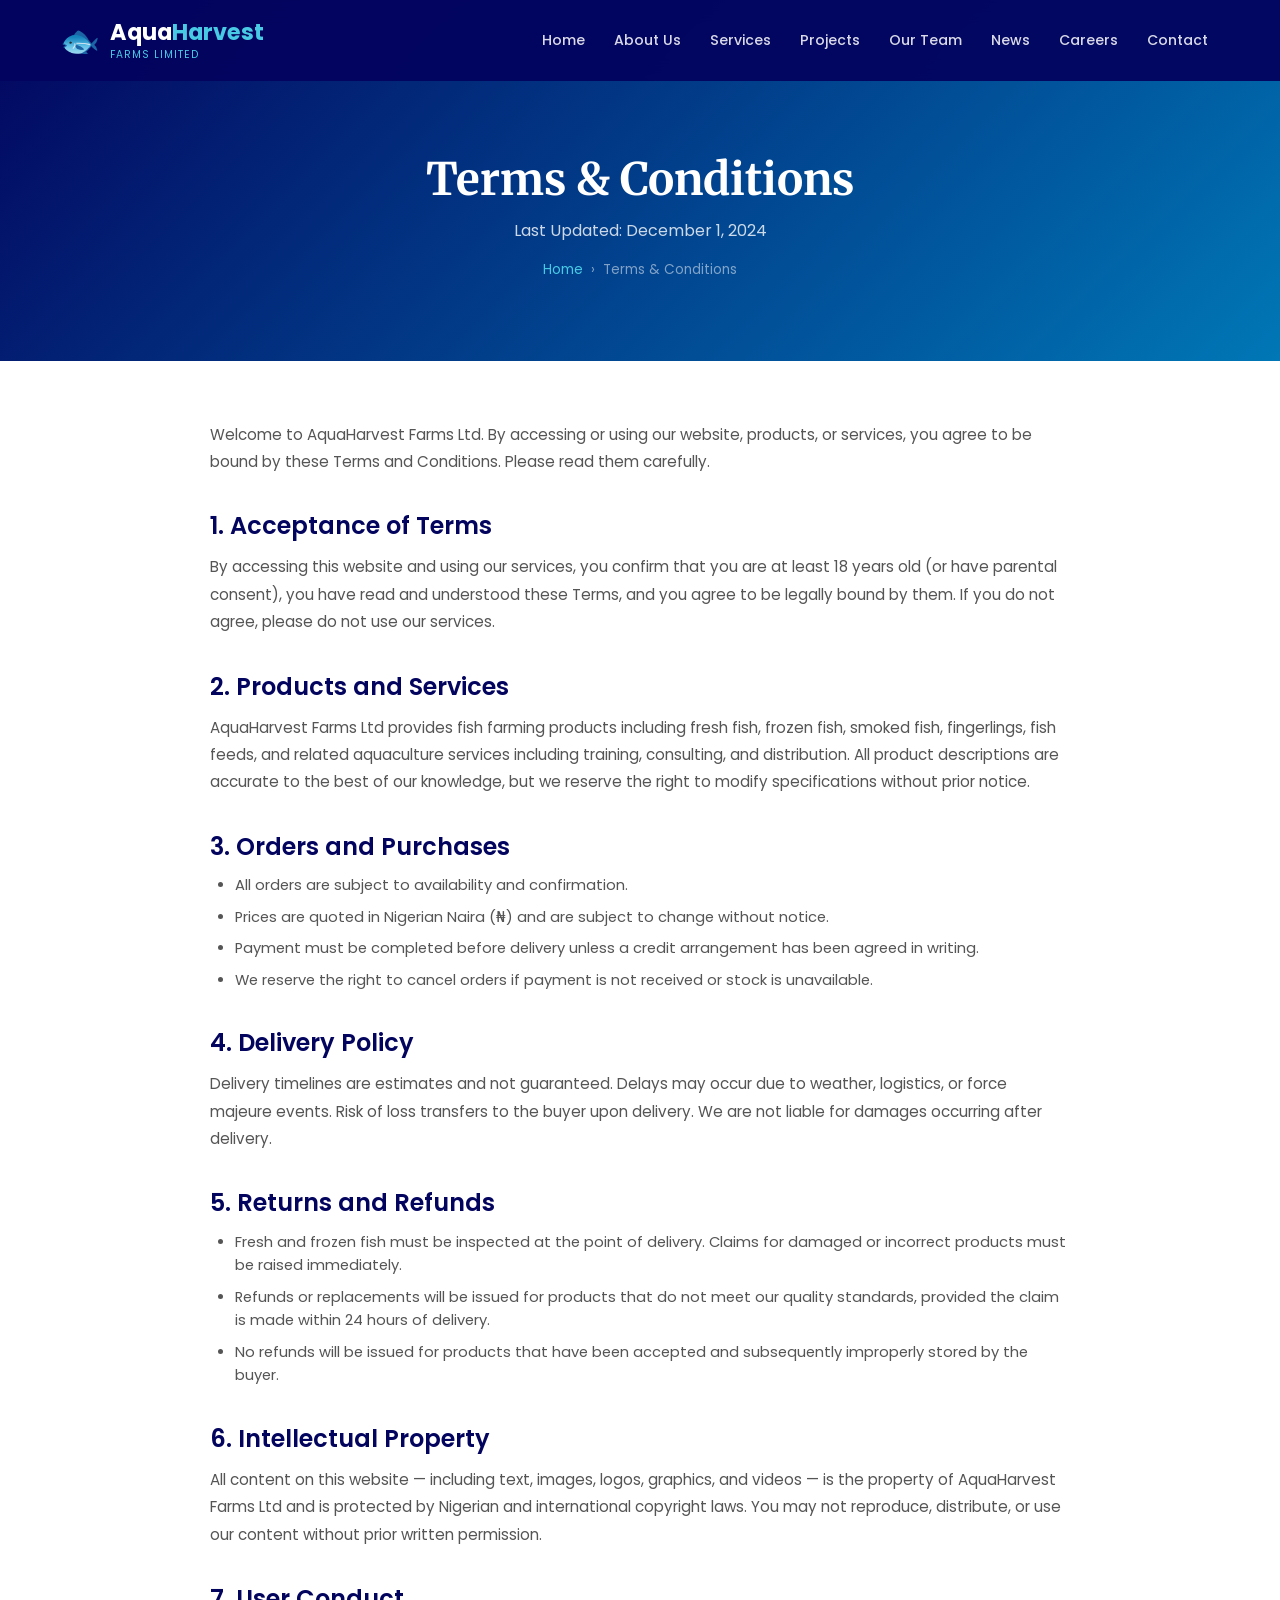
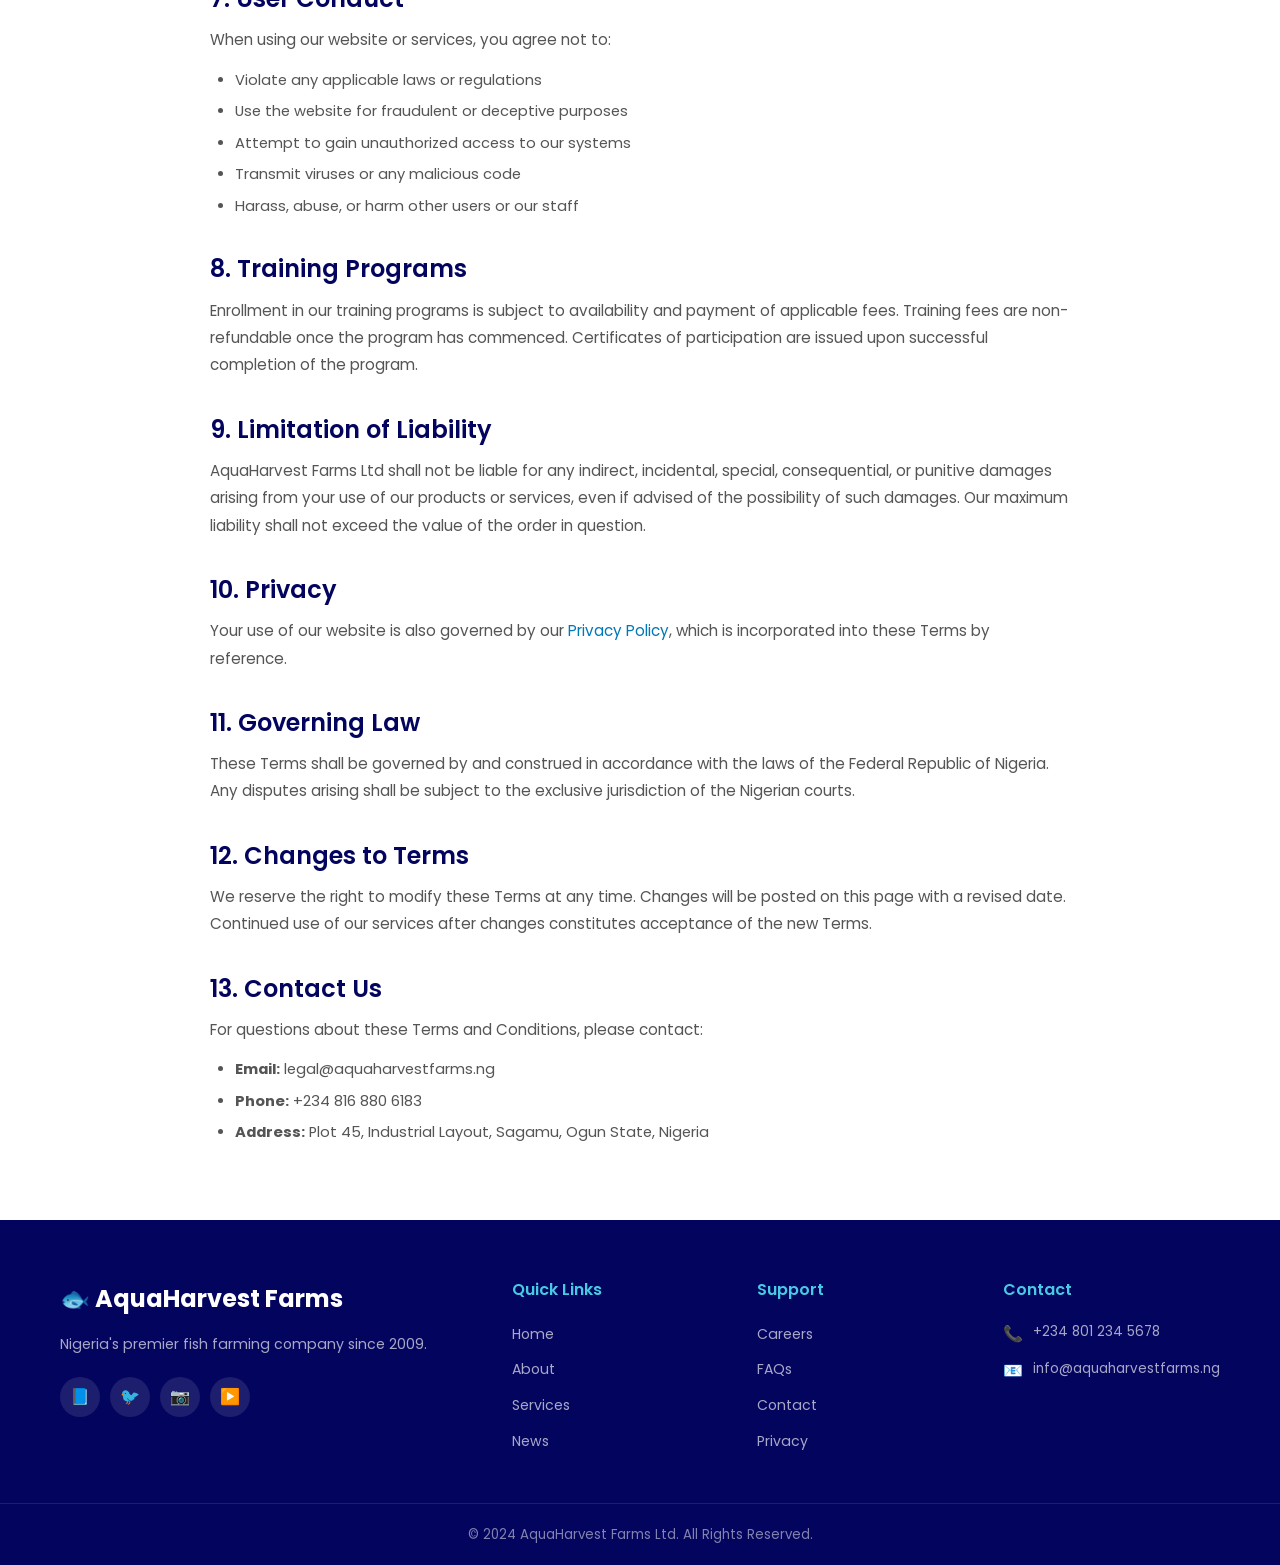
<file: terms.html>
<!DOCTYPE html>
<html lang="en">
<head>
    <meta charset="UTF-8">
    <meta name="viewport" content="width=device-width, initial-scale=1.0">
    <title>Terms & Conditions | AquaHarvest Farms Ltd</title>
    <link rel="stylesheet" href="css/style.css">
    <link rel="icon" href="data:image/svg+xml,<svg xmlns='http://www.w3.org/2000/svg' viewBox='0 0 100 100'><text y='.9em' font-size='90'>🐟</text></svg>">
</head>
<body>
    <nav class="navbar">
        <div class="container">
            <a href="index.html" class="logo"><span class="logo-icon">🐟</span><div><h1>Aqua<span>Harvest</span></h1><small>FARMS LIMITED</small></div></a>
            <ul class="nav-menu">
                <li><a href="index.html">Home</a></li>
                <li><a href="about.html">About Us</a></li>
                <li><a href="services.html">Services</a></li>
                <li><a href="projects.html">Projects</a></li>
                <li><a href="team.html">Our Team</a></li>
                <li><a href="blog.html">News</a></li>
                <li><a href="careers.html">Careers</a></li>
                <li><a href="contact.html">Contact</a></li>
            </ul>
            <div class="hamburger"><span></span><span></span><span></span></div>
        </div>
    </nav>

    <div class="page-hero">
        <h1>Terms & Conditions</h1>
        <p>Last Updated: December 1, 2024</p>
        <div class="breadcrumb"><a href="index.html">Home</a><span>›</span><span>Terms & Conditions</span></div>
    </div>

    <div class="policy-content">
        <p>Welcome to AquaHarvest Farms Ltd. By accessing or using our website, products, or services, you agree to be bound by these Terms and Conditions. Please read them carefully.</p>

        <h2>1. Acceptance of Terms</h2>
        <p>By accessing this website and using our services, you confirm that you are at least 18 years old (or have parental consent), you have read and understood these Terms, and you agree to be legally bound by them. If you do not agree, please do not use our services.</p>

        <h2>2. Products and Services</h2>
        <p>AquaHarvest Farms Ltd provides fish farming products including fresh fish, frozen fish, smoked fish, fingerlings, fish feeds, and related aquaculture services including training, consulting, and distribution. All product descriptions are accurate to the best of our knowledge, but we reserve the right to modify specifications without prior notice.</p>

        <h2>3. Orders and Purchases</h2>
        <ul>
            <li>All orders are subject to availability and confirmation.</li>
            <li>Prices are quoted in Nigerian Naira (₦) and are subject to change without notice.</li>
            <li>Payment must be completed before delivery unless a credit arrangement has been agreed in writing.</li>
            <li>We reserve the right to cancel orders if payment is not received or stock is unavailable.</li>
        </ul>

        <h2>4. Delivery Policy</h2>
        <p>Delivery timelines are estimates and not guaranteed. Delays may occur due to weather, logistics, or force majeure events. Risk of loss transfers to the buyer upon delivery. We are not liable for damages occurring after delivery.</p>

        <h2>5. Returns and Refunds</h2>
        <ul>
            <li>Fresh and frozen fish must be inspected at the point of delivery. Claims for damaged or incorrect products must be raised immediately.</li>
            <li>Refunds or replacements will be issued for products that do not meet our quality standards, provided the claim is made within 24 hours of delivery.</li>
            <li>No refunds will be issued for products that have been accepted and subsequently improperly stored by the buyer.</li>
        </ul>

        <h2>6. Intellectual Property</h2>
        <p>All content on this website — including text, images, logos, graphics, and videos — is the property of AquaHarvest Farms Ltd and is protected by Nigerian and international copyright laws. You may not reproduce, distribute, or use our content without prior written permission.</p>

        <h2>7. User Conduct</h2>
        <p>When using our website or services, you agree not to:</p>
        <ul>
            <li>Violate any applicable laws or regulations</li>
            <li>Use the website for fraudulent or deceptive purposes</li>
            <li>Attempt to gain unauthorized access to our systems</li>
            <li>Transmit viruses or any malicious code</li>
            <li>Harass, abuse, or harm other users or our staff</li>
        </ul>

        <h2>8. Training Programs</h2>
        <p>Enrollment in our training programs is subject to availability and payment of applicable fees. Training fees are non-refundable once the program has commenced. Certificates of participation are issued upon successful completion of the program.</p>

        <h2>9. Limitation of Liability</h2>
        <p>AquaHarvest Farms Ltd shall not be liable for any indirect, incidental, special, consequential, or punitive damages arising from your use of our products or services, even if advised of the possibility of such damages. Our maximum liability shall not exceed the value of the order in question.</p>

        <h2>10. Privacy</h2>
        <p>Your use of our website is also governed by our <a href="privacy.html" style="color:var(--primary);">Privacy Policy</a>, which is incorporated into these Terms by reference.</p>

        <h2>11. Governing Law</h2>
        <p>These Terms shall be governed by and construed in accordance with the laws of the Federal Republic of Nigeria. Any disputes arising shall be subject to the exclusive jurisdiction of the Nigerian courts.</p>

        <h2>12. Changes to Terms</h2>
        <p>We reserve the right to modify these Terms at any time. Changes will be posted on this page with a revised date. Continued use of our services after changes constitutes acceptance of the new Terms.</p>

        <h2>13. Contact Us</h2>
        <p>For questions about these Terms and Conditions, please contact:</p>
        <ul>
            <li><strong>Email:</strong> legal@aquaharvestfarms.ng</li>
            <li><strong>Phone:</strong> +234 816 880 6183</li>
            <li><strong>Address:</strong> Plot 45, Industrial Layout, Sagamu, Ogun State, Nigeria</li>
        </ul>
    </div>

    <footer>
        <div class="container">
            <div class="footer-grid">
                <div class="footer-brand"><div class="logo-text">🐟 AquaHarvest Farms</div><p>Nigeria's premier fish farming company since 2009.</p><div class="footer-social"><a href="#">📘</a><a href="#">🐦</a><a href="#">📷</a><a href="#">▶️</a></div></div>
                <div class="footer-col"><h4>Quick Links</h4><ul><li><a href="index.html">Home</a></li><li><a href="about.html">About</a></li><li><a href="services.html">Services</a></li><li><a href="blog.html">News</a></li></ul></div>
                <div class="footer-col"><h4>Support</h4><ul><li><a href="careers.html">Careers</a></li><li><a href="faqs.html">FAQs</a></li><li><a href="contact.html">Contact</a></li><li><a href="privacy.html">Privacy</a></li></ul></div>
                <div class="footer-col"><h4>Contact</h4><div class="footer-contact-item"><span>📞</span><p>+234 801 234 5678</p></div><div class="footer-contact-item"><span>📧</span><p>info@aquaharvestfarms.ng</p></div></div>
            </div>
        </div>
        <div class="footer-bottom"><div class="container"><p>© 2024 AquaHarvest Farms Ltd. All Rights Reserved.</p></div></div>
    </footer>
    <button class="back-to-top">↑</button>
    <script src="js/main.js"></script>
</body>
</html>
</file>
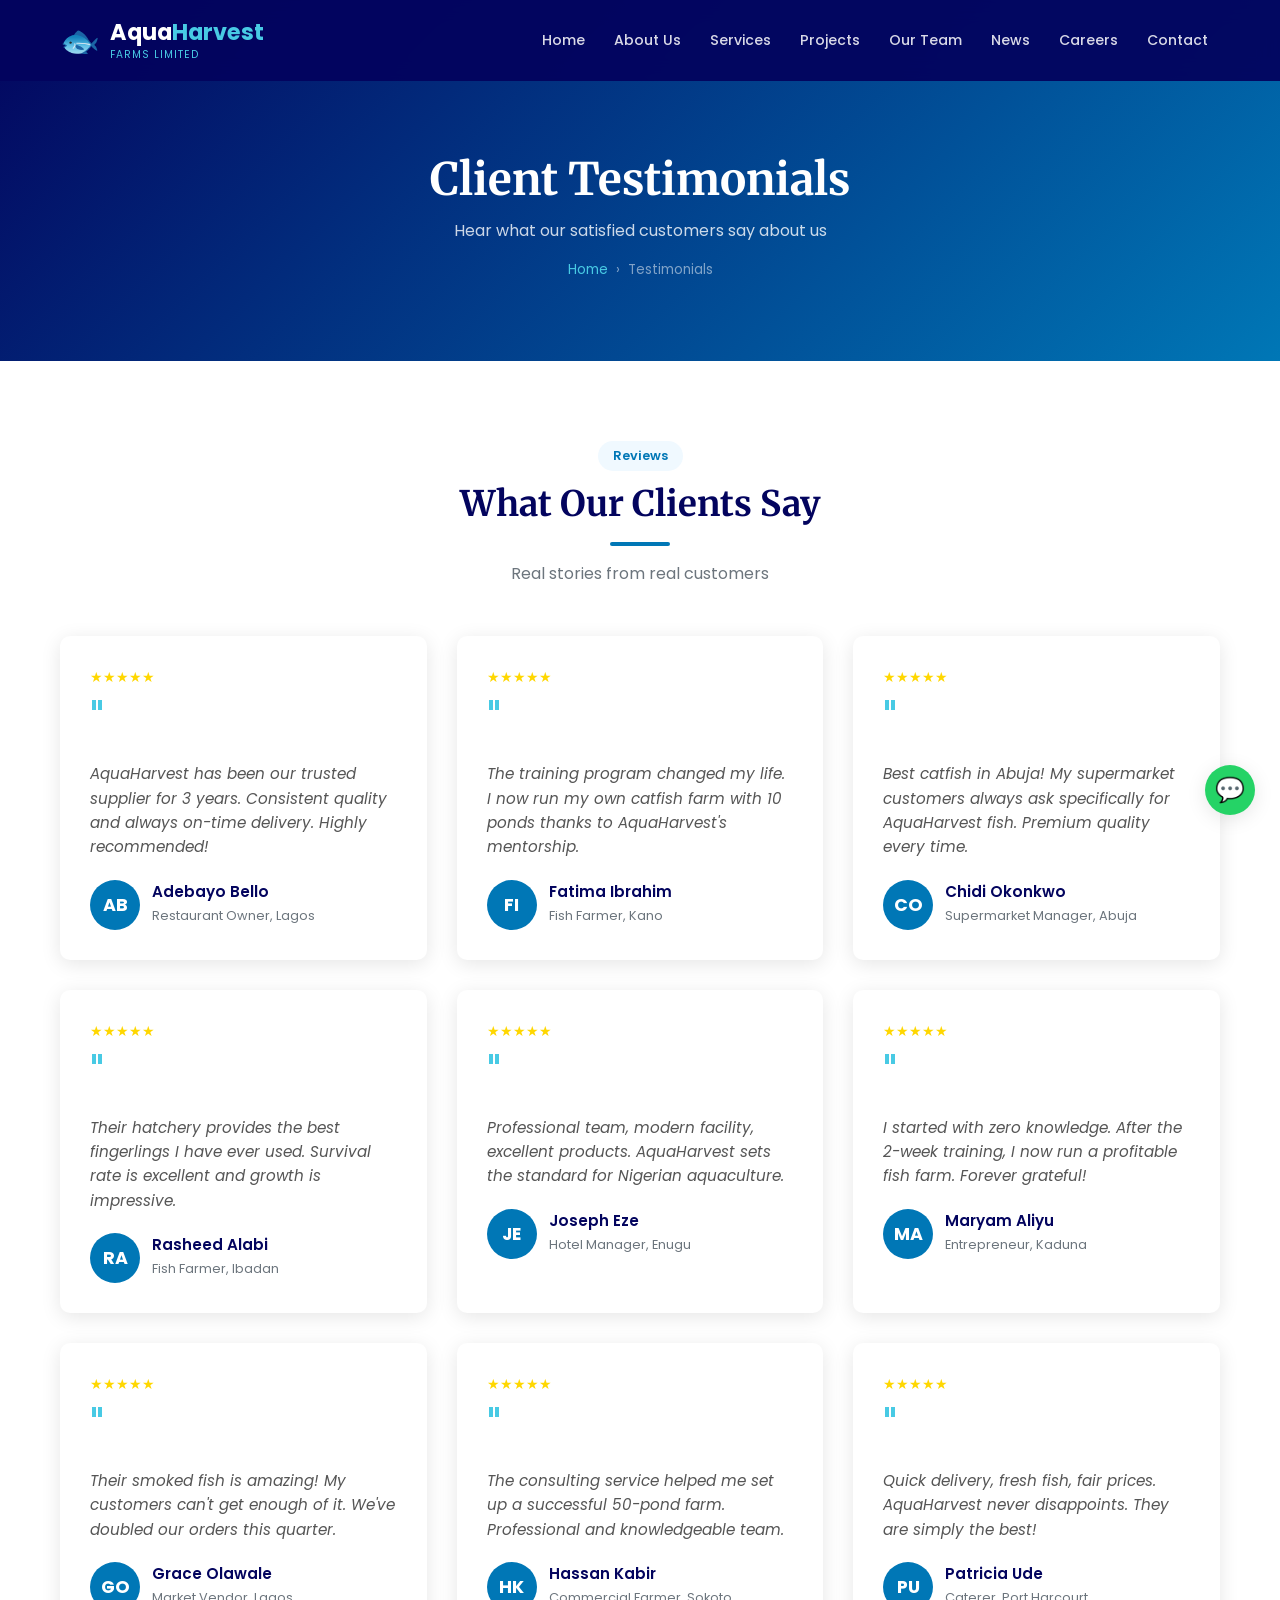
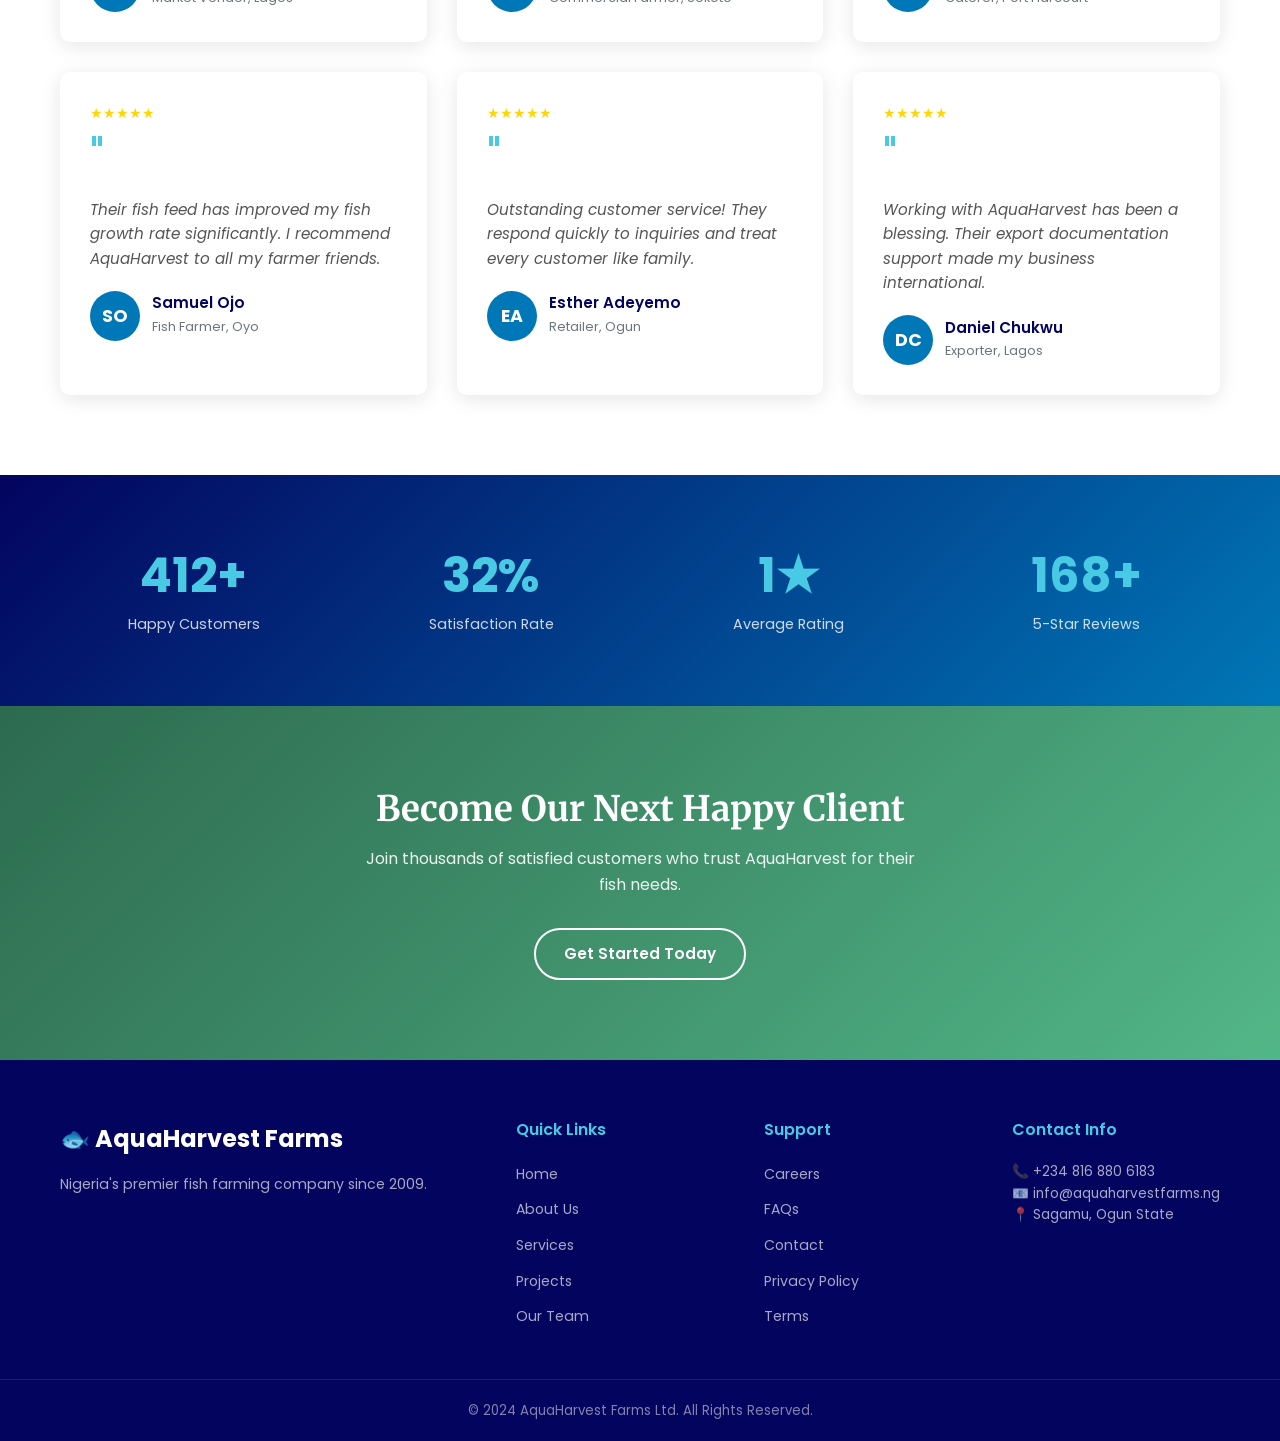
<file: testimonials.html>
<!DOCTYPE html>
<html lang="en">
<head>
    <meta charset="UTF-8">
    <meta name="viewport" content="width=device-width, initial-scale=1.0">
    <meta name="description" content="Read testimonials from our happy clients - AquaHarvest Farms customers share their experiences.">
    <title>Testimonials | AquaHarvest Farms Ltd</title>
    <link rel="stylesheet" href="css/style.css">
</head>
<body>
    <nav class="navbar">
        <div class="container">
            <a href="index.html" class="logo">
                <span class="logo-icon">🐟</span>
                <div><h1>Aqua<span>Harvest</span></h1><small>FARMS LIMITED</small></div>
            </a>
            <ul class="nav-menu">
                <li><a href="index.html">Home</a></li>
                <li><a href="about.html">About Us</a></li>
                <li><a href="services.html">Services</a></li>
                <li><a href="projects.html">Projects</a></li>
                <li><a href="team.html">Our Team</a></li>
                <li><a href="blog.html">News</a></li>
                <li><a href="careers.html">Careers</a></li>
                <li><a href="contact.html">Contact</a></li>
            </ul>
            <div class="hamburger"><span></span><span></span><span></span></div>
        </div>
    </nav>

    <div class="page-hero">
        <h1>Client Testimonials</h1>
        <p>Hear what our satisfied customers say about us</p>
        <div class="breadcrumb"><a href="index.html">Home</a><span>›</span><span>Testimonials</span></div>
    </div>

    <section class="section">
        <div class="container">
            <div class="section-title">
                <span class="badge">Reviews</span>
                <h2>What Our Clients Say</h2>
                <div class="line"></div>
                <p>Real stories from real customers</p>
            </div>

            <div class="grid-3">
                <div class="testimonial-card">
                    <div class="stars">★★★★★</div>
                    <div class="quote">"</div>
                    <p>AquaHarvest has been our trusted supplier for 3 years. Consistent quality and always on-time delivery. Highly recommended!</p>
                    <div class="author">
                        <div class="author-avatar">AB</div>
                        <div class="author-info">
                            <h4>Adebayo Bello</h4>
                            <span>Restaurant Owner, Lagos</span>
                        </div>
                    </div>
                </div>

                <div class="testimonial-card">
                    <div class="stars">★★★★★</div>
                    <div class="quote">"</div>
                    <p>The training program changed my life. I now run my own catfish farm with 10 ponds thanks to AquaHarvest's mentorship.</p>
                    <div class="author">
                        <div class="author-avatar">FI</div>
                        <div class="author-info">
                            <h4>Fatima Ibrahim</h4>
                            <span>Fish Farmer, Kano</span>
                        </div>
                    </div>
                </div>

                <div class="testimonial-card">
                    <div class="stars">★★★★★</div>
                    <div class="quote">"</div>
                    <p>Best catfish in Abuja! My supermarket customers always ask specifically for AquaHarvest fish. Premium quality every time.</p>
                    <div class="author">
                        <div class="author-avatar">CO</div>
                        <div class="author-info">
                            <h4>Chidi Okonkwo</h4>
                            <span>Supermarket Manager, Abuja</span>
                        </div>
                    </div>
                </div>

                <div class="testimonial-card">
                    <div class="stars">★★★★★</div>
                    <div class="quote">"</div>
                    <p>Their hatchery provides the best fingerlings I have ever used. Survival rate is excellent and growth is impressive.</p>
                    <div class="author">
                        <div class="author-avatar">RA</div>
                        <div class="author-info">
                            <h4>Rasheed Alabi</h4>
                            <span>Fish Farmer, Ibadan</span>
                        </div>
                    </div>
                </div>

                <div class="testimonial-card">
                    <div class="stars">★★★★★</div>
                    <div class="quote">"</div>
                    <p>Professional team, modern facility, excellent products. AquaHarvest sets the standard for Nigerian aquaculture.</p>
                    <div class="author">
                        <div class="author-avatar">JE</div>
                        <div class="author-info">
                            <h4>Joseph Eze</h4>
                            <span>Hotel Manager, Enugu</span>
                        </div>
                    </div>
                </div>

                <div class="testimonial-card">
                    <div class="stars">★★★★★</div>
                    <div class="quote">"</div>
                    <p>I started with zero knowledge. After the 2-week training, I now run a profitable fish farm. Forever grateful!</p>
                    <div class="author">
                        <div class="author-avatar">MA</div>
                        <div class="author-info">
                            <h4>Maryam Aliyu</h4>
                            <span>Entrepreneur, Kaduna</span>
                        </div>
                    </div>
                </div>

                <div class="testimonial-card">
                    <div class="stars">★★★★★</div>
                    <div class="quote">"</div>
                    <p>Their smoked fish is amazing! My customers can't get enough of it. We've doubled our orders this quarter.</p>
                    <div class="author">
                        <div class="author-avatar">GO</div>
                        <div class="author-info">
                            <h4>Grace Olawale</h4>
                            <span>Market Vendor, Lagos</span>
                        </div>
                    </div>
                </div>

                <div class="testimonial-card">
                    <div class="stars">★★★★★</div>
                    <div class="quote">"</div>
                    <p>The consulting service helped me set up a successful 50-pond farm. Professional and knowledgeable team.</p>
                    <div class="author">
                        <div class="author-avatar">HK</div>
                        <div class="author-info">
                            <h4>Hassan Kabir</h4>
                            <span>Commercial Farmer, Sokoto</span>
                        </div>
                    </div>
                </div>

                <div class="testimonial-card">
                    <div class="stars">★★★★★</div>
                    <div class="quote">"</div>
                    <p>Quick delivery, fresh fish, fair prices. AquaHarvest never disappoints. They are simply the best!</p>
                    <div class="author">
                        <div class="author-avatar">PU</div>
                        <div class="author-info">
                            <h4>Patricia Ude</h4>
                            <span>Caterer, Port Harcourt</span>
                        </div>
                    </div>
                </div>

                <div class="testimonial-card">
                    <div class="stars">★★★★★</div>
                    <div class="quote">"</div>
                    <p>Their fish feed has improved my fish growth rate significantly. I recommend AquaHarvest to all my farmer friends.</p>
                    <div class="author">
                        <div class="author-avatar">SO</div>
                        <div class="author-info">
                            <h4>Samuel Ojo</h4>
                            <span>Fish Farmer, Oyo</span>
                        </div>
                    </div>
                </div>

                <div class="testimonial-card">
                    <div class="stars">★★★★★</div>
                    <div class="quote">"</div>
                    <p>Outstanding customer service! They respond quickly to inquiries and treat every customer like family.</p>
                    <div class="author">
                        <div class="author-avatar">EA</div>
                        <div class="author-info">
                            <h4>Esther Adeyemo</h4>
                            <span>Retailer, Ogun</span>
                        </div>
                    </div>
                </div>

                <div class="testimonial-card">
                    <div class="stars">★★★★★</div>
                    <div class="quote">"</div>
                    <p>Working with AquaHarvest has been a blessing. Their export documentation support made my business international.</p>
                    <div class="author">
                        <div class="author-avatar">DC</div>
                        <div class="author-info">
                            <h4>Daniel Chukwu</h4>
                            <span>Exporter, Lagos</span>
                        </div>
                    </div>
                </div>
            </div>
        </div>
    </section>

    <section class="stats-section">
        <div class="container">
            <div class="stats-grid">
                <div class="stat-item">
                    <h3><span class="counter" data-target="1200">0</span>+</h3>
                    <p>Happy Customers</p>
                </div>
                <div class="stat-item">
                    <h3><span class="counter" data-target="98">0</span>%</h3>
                    <p>Satisfaction Rate</p>
                </div>
                <div class="stat-item">
                    <h3><span class="counter" data-target="5">0</span>★</h3>
                    <p>Average Rating</p>
                </div>
                <div class="stat-item">
                    <h3><span class="counter" data-target="500">0</span>+</h3>
                    <p>5-Star Reviews</p>
                </div>
            </div>
        </div>
    </section>

    <section class="cta-section">
        <h2>Become Our Next Happy Client</h2>
        <p>Join thousands of satisfied customers who trust AquaHarvest for their fish needs.</p>
        <a href="contact.html" class="btn btn-outline">Get Started Today</a>
    </section>

    <footer>
        <div class="container">
            <div class="footer-grid">
                <div class="footer-brand">
                    <div class="logo-text">🐟 AquaHarvest Farms</div>
                    <p>Nigeria's premier fish farming company since 2009.</p>
                </div>
                <div class="footer-col">
                    <h4>Quick Links</h4>
                    <ul>
                        <li><a href="index.html">Home</a></li>
                        <li><a href="about.html">About Us</a></li>
                        <li><a href="services.html">Services</a></li>
                        <li><a href="projects.html">Projects</a></li>
                        <li><a href="team.html">Our Team</a></li>
                    </ul>
                </div>
                <div class="footer-col">
                    <h4>Support</h4>
                    <ul>
                        <li><a href="careers.html">Careers</a></li>
                        <li><a href="faqs.html">FAQs</a></li>
                        <li><a href="contact.html">Contact</a></li>
                        <li><a href="privacy.html">Privacy Policy</a></li>
                        <li><a href="terms.html">Terms</a></li>
                    </ul>
                </div>
                <div class="footer-col">
                    <h4>Contact Info</h4>
                    <p style="color:rgba(255,255,255,0.65); font-size:0.85rem;">📞 +234 816 880 6183<br>📧 info@aquaharvestfarms.ng<br>📍 Sagamu, Ogun State</p>
                </div>
            </div>
        </div>
        <div class="footer-bottom">
            <div class="container">
                <p>© 2024 AquaHarvest Farms Ltd. All Rights Reserved.</p>
            </div>
        </div>
    </footer>

    <button class="back-to-top">↑</button>
    <a href="https://wa.me/2348168806183" class="whatsapp-float" target="_blank">💬</a>
    <script src="js/main.js"></script>
</body>
</html>
</file>
<file: css/style.css>
/* ============================================
   AQUAHARVEST FARMS - MAIN STYLESHEET
   ============================================ */

@import url('https://fonts.googleapis.com/css2?family=Poppins:wght@300;400;500;600;700&family=Merriweather:wght@400;700&display=swap');

/* --- ROOT VARIABLES --- */
:root {
    --primary: #0077b6;
    --secondary: #00b4d8;
    --accent: #48cae4;
    --dark: #03045e;
    --green: #2d6a4f;
    --light-green: #52b788;
    --white: #ffffff;
    --light: #f0f9ff;
    --gray: #6c757d;
    --light-gray: #f8f9fa;
    --border: #dee2e6;
    --shadow: 0 4px 20px rgba(0, 0, 0, 0.1);
    --shadow-hover: 0 8px 30px rgba(0, 0, 0, 0.15);
    --radius: 10px;
    --transition: all 0.3s ease;
}

/* --- RESET & BASE --- */
* {
    margin: 0;
    padding: 0;
    box-sizing: border-box;
}

html {
    scroll-behavior: smooth;
}

body {
    font-family: 'Poppins', sans-serif;
    color: #333;
    background: var(--white);
    line-height: 1.6;
    overflow-x: hidden;
}

a {
    text-decoration: none;
    color: inherit;
    transition: var(--transition);
}

ul {
    list-style: none;
}

img {
    max-width: 100%;
}

h1, h2, h3, h4 {
    font-family: 'Merriweather', serif;
    line-height: 1.3;
}

/* --- UTILITY CLASSES --- */
.container {
    max-width: 1200px;
    margin: 0 auto;
    padding: 0 20px;
}

.section {
    padding: 80px 0;
}

.section-title {
    text-align: center;
    margin-bottom: 50px;
}

.section-title h2 {
    font-size: 2.2rem;
    color: var(--dark);
    margin-bottom: 10px;
}

.section-title p {
    color: var(--gray);
    font-size: 1rem;
    max-width: 600px;
    margin: 0 auto;
}

.section-title .line {
    width: 60px;
    height: 4px;
    background: var(--primary);
    margin: 15px auto;
    border-radius: 2px;
}

.btn {
    display: inline-block;
    padding: 12px 28px;
    border-radius: 30px;
    font-size: 0.95rem;
    font-weight: 600;
    cursor: pointer;
    border: none;
    transition: var(--transition);
}

.btn-primary {
    background: var(--primary);
    color: var(--white);
}

.btn-primary:hover {
    background: var(--dark);
    transform: translateY(-2px);
    box-shadow: var(--shadow-hover);
}

.btn-outline {
    background: transparent;
    color: var(--white);
    border: 2px solid var(--white);
}

.btn-outline:hover {
    background: var(--white);
    color: var(--primary);
}

.btn-green {
    background: var(--green);
    color: var(--white);
}

.btn-green:hover {
    background: #1b4332;
    transform: translateY(-2px);
}

.badge {
    display: inline-block;
    padding: 5px 15px;
    border-radius: 20px;
    font-size: 0.8rem;
    font-weight: 600;
    background: var(--light);
    color: var(--primary);
    margin-bottom: 10px;
}

/* --- NAVBAR --- */
.navbar {
    position: fixed;
    top: 0;
    left: 0;
    width: 100%;
    z-index: 1000;
    background: rgba(3, 4, 94, 0.95);
    backdrop-filter: blur(10px);
    padding: 15px 0;
    transition: var(--transition);
}

.navbar.scrolled {
    padding: 10px 0;
    box-shadow: var(--shadow);
}

.navbar .container {
    display: flex;
    align-items: center;
    justify-content: space-between;
}

.navbar .logo {
    display: flex;
    align-items: center;
    gap: 10px;
    color: var(--white);
}

.navbar .logo .logo-icon {
    font-size: 2rem;
}

.navbar .logo h1 {
    font-size: 1.4rem;
    font-family: 'Poppins', sans-serif;
    font-weight: 700;
    color: var(--white);
}

.navbar .logo span {
    color: var(--accent);
}

.navbar .logo small {
    display: block;
    font-size: 0.65rem;
    color: var(--accent);
    font-weight: 400;
    font-family: 'Poppins', sans-serif;
    letter-spacing: 1px;
}

.nav-menu {
    display: flex;
    align-items: center;
    gap: 5px;
}

.nav-menu li a {
    color: rgba(255,255,255,0.85);
    font-size: 0.88rem;
    padding: 8px 12px;
    border-radius: 5px;
    font-weight: 500;
    display: block;
}

.nav-menu li a:hover,
.nav-menu li a.active {
    color: var(--accent);
    background: rgba(255,255,255,0.1);
}

/* Dropdown */
.nav-menu .dropdown {
    position: relative;
}

.nav-menu .dropdown-menu {
    position: absolute;
    top: 100%;
    left: 0;
    background: var(--white);
    min-width: 200px;
    border-radius: var(--radius);
    box-shadow: var(--shadow);
    padding: 10px 0;
    opacity: 0;
    visibility: hidden;
    transform: translateY(10px);
    transition: var(--transition);
    z-index: 100;
}

.nav-menu .dropdown:hover .dropdown-menu {
    opacity: 1;
    visibility: visible;
    transform: translateY(0);
}

.nav-menu .dropdown-menu li a {
    color: #333;
    padding: 10px 20px;
    font-size: 0.85rem;
    border-radius: 0;
}

.nav-menu .dropdown-menu li a:hover {
    background: var(--light);
    color: var(--primary);
}

.hamburger {
    display: none;
    flex-direction: column;
    cursor: pointer;
    gap: 5px;
}

.hamburger span {
    width: 25px;
    height: 3px;
    background: var(--white);
    border-radius: 3px;
    transition: var(--transition);
}

/* --- HERO SECTION --- */
.hero {
    min-height: 100vh;
    background: linear-gradient(135deg, rgba(3,4,94,0.85) 0%, rgba(0,119,182,0.7) 100%),
                url('https://images.unsplash.com/photo-1544551763-46a013bb70d5?w=1920') center/cover no-repeat;
    display: flex;
    align-items: center;
    justify-content: center;
    text-align: center;
    color: var(--white);
    padding: 120px 20px 80px;
}

.hero-content h1 {
    font-size: 3.5rem;
    margin-bottom: 20px;
    color: var(--white);
    text-shadow: 2px 2px 10px rgba(0,0,0,0.3);
}

.hero-content h1 span {
    color: var(--accent);
}

.hero-content p {
    font-size: 1.15rem;
    max-width: 650px;
    margin: 0 auto 35px;
    color: rgba(255,255,255,0.9);
}

.hero-buttons {
    display: flex;
    gap: 15px;
    justify-content: center;
    flex-wrap: wrap;
}

.hero-stats {
    display: flex;
    justify-content: center;
    gap: 50px;
    margin-top: 60px;
    flex-wrap: wrap;
}

.hero-stats .stat h3 {
    font-size: 2.5rem;
    color: var(--accent);
    font-family: 'Poppins', sans-serif;
}

.hero-stats .stat p {
    font-size: 0.85rem;
    color: rgba(255,255,255,0.8);
    margin-bottom: 0;
}

/* --- PAGE HERO (inner pages) --- */
.page-hero {
    background: linear-gradient(135deg, var(--dark) 0%, var(--primary) 100%);
    padding: 150px 20px 80px;
    text-align: center;
    color: var(--white);
}

.page-hero h1 {
    font-size: 2.8rem;
    color: var(--white);
    margin-bottom: 10px;
}

.page-hero p {
    color: rgba(255,255,255,0.8);
    font-size: 1rem;
}

.breadcrumb {
    display: flex;
    justify-content: center;
    gap: 8px;
    margin-top: 15px;
    font-size: 0.85rem;
    color: rgba(255,255,255,0.7);
}

.breadcrumb a {
    color: var(--accent);
}

.breadcrumb span {
    color: rgba(255,255,255,0.5);
}

/* --- CARDS --- */
.card {
    background: var(--white);
    border-radius: var(--radius);
    box-shadow: var(--shadow);
    overflow: hidden;
    transition: var(--transition);
}

.card:hover {
    transform: translateY(-5px);
    box-shadow: var(--shadow-hover);
}

.card-body {
    padding: 25px;
}

/* --- GRID LAYOUTS --- */
.grid-2 {
    display: grid;
    grid-template-columns: repeat(2, 1fr);
    gap: 30px;
}

.grid-3 {
    display: grid;
    grid-template-columns: repeat(3, 1fr);
    gap: 30px;
}

.grid-4 {
    display: grid;
    grid-template-columns: repeat(4, 1fr);
    gap: 25px;
}

/* --- SERVICES SECTION --- */
.service-card {
    background: var(--white);
    border-radius: var(--radius);
    padding: 30px 25px;
    text-align: center;
    box-shadow: var(--shadow);
    transition: var(--transition);
    border-bottom: 4px solid transparent;
}

.service-card:hover {
    transform: translateY(-8px);
    box-shadow: var(--shadow-hover);
    border-bottom-color: var(--primary);
}

.service-card .icon {
    font-size: 3rem;
    margin-bottom: 20px;
    display: block;
}

.service-card h3 {
    font-size: 1.2rem;
    color: var(--dark);
    margin-bottom: 12px;
    font-family: 'Poppins', sans-serif;
    font-weight: 600;
}

.service-card p {
    color: var(--gray);
    font-size: 0.9rem;
}

/* --- TEAM CARDS --- */
.team-card {
    background: var(--white);
    border-radius: var(--radius);
    overflow: hidden;
    box-shadow: var(--shadow);
    text-align: center;
    transition: var(--transition);
}

.team-card:hover {
    transform: translateY(-5px);
    box-shadow: var(--shadow-hover);
}

.team-card .team-img {
    height: 220px;
    display: flex;
    align-items: center;
    justify-content: center;
    font-size: 5rem;
    background: linear-gradient(135deg, var(--light), var(--accent));
}

.team-card .team-info {
    padding: 20px;
}

.team-card h3 {
    font-size: 1.1rem;
    color: var(--dark);
    font-family: 'Poppins', sans-serif;
    font-weight: 600;
}

.team-card .role {
    color: var(--primary);
    font-size: 0.85rem;
    margin: 5px 0;
}

.team-card p {
    color: var(--gray);
    font-size: 0.85rem;
    margin-bottom: 15px;
}

.team-social {
    display: flex;
    justify-content: center;
    gap: 10px;
}

.team-social a {
    width: 35px;
    height: 35px;
    border-radius: 50%;
    background: var(--light);
    display: flex;
    align-items: center;
    justify-content: center;
    font-size: 0.85rem;
    color: var(--primary);
    transition: var(--transition);
}

.team-social a:hover {
    background: var(--primary);
    color: var(--white);
}

/* --- BLOG CARDS --- */
.blog-card {
    background: var(--white);
    border-radius: var(--radius);
    overflow: hidden;
    box-shadow: var(--shadow);
    transition: var(--transition);
}

.blog-card:hover {
    transform: translateY(-5px);
    box-shadow: var(--shadow-hover);
}

.blog-card .blog-img {
    height: 200px;
    background: linear-gradient(135deg, var(--primary), var(--accent));
    display: flex;
    align-items: center;
    justify-content: center;
    font-size: 4rem;
}

.blog-card .blog-body {
    padding: 20px;
}

.blog-card .blog-meta {
    display: flex;
    gap: 15px;
    font-size: 0.8rem;
    color: var(--gray);
    margin-bottom: 10px;
}

.blog-card h3 {
    font-size: 1.05rem;
    color: var(--dark);
    margin-bottom: 10px;
    font-family: 'Poppins', sans-serif;
    font-weight: 600;
}

.blog-card p {
    color: var(--gray);
    font-size: 0.88rem;
    margin-bottom: 15px;
}

.blog-card .read-more {
    color: var(--primary);
    font-size: 0.88rem;
    font-weight: 600;
}

.blog-card .read-more:hover {
    color: var(--dark);
}

/* --- TESTIMONIAL CARDS --- */
.testimonial-card {
    background: var(--white);
    border-radius: var(--radius);
    padding: 30px;
    box-shadow: var(--shadow);
    transition: var(--transition);
    position: relative;
}

.testimonial-card:hover {
    box-shadow: var(--shadow-hover);
}

.testimonial-card .quote {
    font-size: 3rem;
    color: var(--accent);
    line-height: 1;
    margin-bottom: 15px;
}

.testimonial-card p {
    color: #555;
    font-style: italic;
    margin-bottom: 20px;
    font-size: 0.95rem;
}

.testimonial-card .author {
    display: flex;
    align-items: center;
    gap: 12px;
}

.testimonial-card .author-avatar {
    width: 50px;
    height: 50px;
    border-radius: 50%;
    background: var(--primary);
    color: var(--white);
    display: flex;
    align-items: center;
    justify-content: center;
    font-weight: bold;
    font-size: 1.1rem;
}

.testimonial-card .author-info h4 {
    font-size: 0.95rem;
    font-family: 'Poppins', sans-serif;
    font-weight: 600;
    color: var(--dark);
}

.testimonial-card .author-info span {
    font-size: 0.8rem;
    color: var(--gray);
}

.stars {
    color: #ffd700;
    font-size: 0.9rem;
    margin-bottom: 10px;
}

/* --- FAQ SECTION --- */
.faq-item {
    background: var(--white);
    border-radius: var(--radius);
    margin-bottom: 15px;
    box-shadow: var(--shadow);
    overflow: hidden;
}

.faq-question {
    padding: 20px 25px;
    cursor: pointer;
    display: flex;
    justify-content: space-between;
    align-items: center;
    font-weight: 600;
    color: var(--dark);
    transition: var(--transition);
    font-size: 0.95rem;
}

.faq-question:hover {
    color: var(--primary);
}

.faq-question .arrow {
    font-size: 1.2rem;
    transition: var(--transition);
}

.faq-answer {
    padding: 0 25px;
    max-height: 0;
    overflow: hidden;
    transition: all 0.4s ease;
    color: var(--gray);
    font-size: 0.9rem;
    line-height: 1.7;
}

.faq-item.active .faq-answer {
    max-height: 300px;
    padding: 0 25px 20px;
}

.faq-item.active .faq-question {
    color: var(--primary);
    background: var(--light);
}

.faq-item.active .arrow {
    transform: rotate(180deg);
}

/* --- CONTACT FORM --- */
.contact-form {
    background: var(--white);
    border-radius: var(--radius);
    padding: 40px;
    box-shadow: var(--shadow);
}

.form-group {
    margin-bottom: 20px;
}

.form-group label {
    display: block;
    margin-bottom: 8px;
    font-weight: 500;
    font-size: 0.9rem;
    color: var(--dark);
}

.form-group input,
.form-group select,
.form-group textarea {
    width: 100%;
    padding: 12px 15px;
    border: 2px solid var(--border);
    border-radius: 8px;
    font-size: 0.9rem;
    font-family: 'Poppins', sans-serif;
    transition: var(--transition);
    background: var(--light-gray);
    color: #333;
}

.form-group input:focus,
.form-group select:focus,
.form-group textarea:focus {
    outline: none;
    border-color: var(--primary);
    background: var(--white);
}

.form-group textarea {
    resize: vertical;
    min-height: 130px;
}

.form-row {
    display: grid;
    grid-template-columns: 1fr 1fr;
    gap: 20px;
}

/* --- INFO CARDS --- */
.info-card {
    background: var(--white);
    border-radius: var(--radius);
    padding: 25px;
    box-shadow: var(--shadow);
    display: flex;
    gap: 15px;
    align-items: flex-start;
    margin-bottom: 20px;
}

.info-card .info-icon {
    font-size: 2rem;
    background: var(--light);
    padding: 12px;
    border-radius: 10px;
    flex-shrink: 0;
}

.info-card h4 {
    font-size: 0.95rem;
    color: var(--dark);
    margin-bottom: 5px;
    font-family: 'Poppins', sans-serif;
    font-weight: 600;
}

.info-card p {
    font-size: 0.85rem;
    color: var(--gray);
}

/* --- CAREER CARDS --- */
.job-card {
    background: var(--white);
    border-radius: var(--radius);
    padding: 25px;
    box-shadow: var(--shadow);
    margin-bottom: 20px;
    display: flex;
    justify-content: space-between;
    align-items: center;
    gap: 20px;
    transition: var(--transition);
    border-left: 4px solid var(--primary);
}

.job-card:hover {
    box-shadow: var(--shadow-hover);
    transform: translateX(5px);
}

.job-info h3 {
    font-size: 1.1rem;
    color: var(--dark);
    font-family: 'Poppins', sans-serif;
    font-weight: 600;
    margin-bottom: 8px;
}

.job-tags {
    display: flex;
    gap: 10px;
    flex-wrap: wrap;
}

.job-tag {
    padding: 4px 12px;
    border-radius: 15px;
    font-size: 0.78rem;
    font-weight: 500;
}

.tag-blue {
    background: #e3f2fd;
    color: #1565c0;
}

.tag-green {
    background: #e8f5e9;
    color: #2e7d32;
}

.tag-orange {
    background: #fff3e0;
    color: #e65100;
}

/* --- PROJECT CARDS --- */
.project-card {
    background: var(--white);
    border-radius: var(--radius);
    overflow: hidden;
    box-shadow: var(--shadow);
    transition: var(--transition);
}

.project-card:hover {
    transform: translateY(-5px);
    box-shadow: var(--shadow-hover);
}

.project-img {
    height: 200px;
    background: linear-gradient(135deg, var(--dark), var(--primary));
    display: flex;
    align-items: center;
    justify-content: center;
    font-size: 4rem;
}

.project-body {
    padding: 20px;
}

.project-body h3 {
    font-size: 1.1rem;
    color: var(--dark);
    font-family: 'Poppins', sans-serif;
    font-weight: 600;
    margin-bottom: 8px;
}

.project-body p {
    font-size: 0.88rem;
    color: var(--gray);
    margin-bottom: 12px;
}

.project-status {
    display: inline-block;
    padding: 4px 12px;
    border-radius: 15px;
    font-size: 0.78rem;
    font-weight: 600;
}

.status-completed {
    background: #e8f5e9;
    color: #2e7d32;
}

.status-ongoing {
    background: #e3f2fd;
    color: #1565c0;
}

.status-upcoming {
    background: #fff3e0;
    color: #e65100;
}

/* --- FEATURES/WHY US --- */
.feature-item {
    display: flex;
    gap: 20px;
    margin-bottom: 30px;
}

.feature-icon {
    font-size: 2.5rem;
    flex-shrink: 0;
    width: 65px;
    height: 65px;
    background: var(--light);
    border-radius: 15px;
    display: flex;
    align-items: center;
    justify-content: center;
}

.feature-text h4 {
    font-size: 1rem;
    color: var(--dark);
    font-family: 'Poppins', sans-serif;
    font-weight: 600;
    margin-bottom: 5px;
}

.feature-text p {
    font-size: 0.88rem;
    color: var(--gray);
}

/* --- NUMBERS/STATS --- */
.stats-section {
    background: linear-gradient(135deg, var(--dark), var(--primary));
    padding: 70px 0;
    color: var(--white);
}

.stats-grid {
    display: grid;
    grid-template-columns: repeat(4, 1fr);
    gap: 30px;
    text-align: center;
}

.stat-item h3 {
    font-size: 3rem;
    color: var(--accent);
    font-family: 'Poppins', sans-serif;
    font-weight: 700;
}

.stat-item p {
    font-size: 0.9rem;
    color: rgba(255,255,255,0.8);
    margin-top: 5px;
}

/* --- CTA SECTION --- */
.cta-section {
    background: linear-gradient(135deg, var(--green), var(--light-green));
    padding: 80px 20px;
    text-align: center;
    color: var(--white);
}

.cta-section h2 {
    font-size: 2.2rem;
    color: var(--white);
    margin-bottom: 15px;
}

.cta-section p {
    font-size: 1rem;
    max-width: 550px;
    margin: 0 auto 30px;
    color: rgba(255,255,255,0.9);
}

/* --- POLICY CONTENT --- */
.policy-content {
    max-width: 900px;
    margin: 0 auto;
    padding: 60px 20px;
}

.policy-content h2 {
    font-size: 1.5rem;
    color: var(--dark);
    margin: 35px 0 12px;
    font-family: 'Poppins', sans-serif;
    font-weight: 600;
}

.policy-content p {
    color: #555;
    line-height: 1.8;
    margin-bottom: 15px;
    font-size: 0.95rem;
}

.policy-content ul {
    list-style: disc;
    padding-left: 25px;
    margin-bottom: 15px;
}

.policy-content ul li {
    color: #555;
    margin-bottom: 8px;
    font-size: 0.92rem;
    line-height: 1.6;
}

/* --- FOOTER --- */
footer {
    background: var(--dark);
    color: var(--white);
    padding: 60px 0 0;
}

.footer-grid {
    display: grid;
    grid-template-columns: 2fr 1fr 1fr 1fr;
    gap: 40px;
    padding-bottom: 40px;
}

.footer-brand .logo-text {
    font-size: 1.5rem;
    font-weight: 700;
    color: var(--white);
    margin-bottom: 15px;
    display: flex;
    align-items: center;
    gap: 8px;
}

.footer-brand p {
    color: rgba(255,255,255,0.65);
    font-size: 0.88rem;
    line-height: 1.7;
    margin-bottom: 20px;
}

.footer-social {
    display: flex;
    gap: 10px;
}

.footer-social a {
    width: 40px;
    height: 40px;
    border-radius: 50%;
    background: rgba(255,255,255,0.1);
    display: flex;
    align-items: center;
    justify-content: center;
    font-size: 1rem;
    transition: var(--transition);
}

.footer-social a:hover {
    background: var(--primary);
}

.footer-col h4 {
    font-size: 1rem;
    font-family: 'Poppins', sans-serif;
    font-weight: 600;
    color: var(--accent);
    margin-bottom: 20px;
}

.footer-col ul li {
    margin-bottom: 10px;
}

.footer-col ul li a {
    color: rgba(255,255,255,0.65);
    font-size: 0.88rem;
    transition: var(--transition);
}

.footer-col ul li a:hover {
    color: var(--accent);
    padding-left: 5px;
}

.footer-contact-item {
    display: flex;
    gap: 10px;
    margin-bottom: 12px;
    align-items: flex-start;
}

.footer-contact-item span:first-child {
    font-size: 1rem;
    flex-shrink: 0;
}

.footer-contact-item p {
    color: rgba(255,255,255,0.65);
    font-size: 0.85rem;
}

.footer-bottom {
    border-top: 1px solid rgba(255,255,255,0.1);
    padding: 20px 0;
    text-align: center;
    font-size: 0.83rem;
    color: rgba(255,255,255,0.5);
}

.footer-bottom a {
    color: var(--accent);
}

/* --- BACK TO TOP --- */
.back-to-top {
    position: fixed;
    bottom: 25px;
    right: 25px;
    width: 50px;
    height: 50px;
    background: var(--primary);
    color: var(--white);
    border-radius: 50%;
    display: flex;
    align-items: center;
    justify-content: center;
    font-size: 1.3rem;
    cursor: pointer;
    z-index: 999;
    opacity: 0;
    visibility: hidden;
    transition: var(--transition);
    box-shadow: var(--shadow);
    border: none;
}

.back-to-top.visible {
    opacity: 1;
    visibility: visible;
}

.back-to-top:hover {
    background: var(--dark);
    transform: translateY(-3px);
}

/* --- WHATSAPP FLOAT --- */
.whatsapp-float {
    position: fixed;
    bottom: 85px;
    right: 25px;
    width: 50px;
    height: 50px;
    background: #25D366;
    color: var(--white);
    border-radius: 50%;
    display: flex;
    align-items: center;
    justify-content: center;
    font-size: 1.5rem;
    z-index: 999;
    box-shadow: var(--shadow);
    transition: var(--transition);
    text-decoration: none;
}

.whatsapp-float:hover {
    transform: scale(1.1);
    background: #128C7E;
}

/* --- RESPONSIVE --- */
@media (max-width: 992px) {
    .grid-4 { grid-template-columns: repeat(2, 1fr); }
    .footer-grid { grid-template-columns: 1fr 1fr; }
    .stats-grid { grid-template-columns: repeat(2, 1fr); }
    .hero-content h1 { font-size: 2.8rem; }
}

@media (max-width: 768px) {
    .nav-menu {
        position: fixed;
        top: 70px;
        left: -100%;
        width: 100%;
        height: calc(100vh - 70px);
        background: var(--dark);
        flex-direction: column;
        align-items: flex-start;
        padding: 30px 20px;
        gap: 0;
        overflow-y: auto;
        transition: var(--transition);
    }

    .nav-menu.open { left: 0; }

    .nav-menu li { width: 100%; }

    .nav-menu li a {
        padding: 15px 10px;
        border-bottom: 1px solid rgba(255,255,255,0.08);
        font-size: 0.95rem;
    }

    .nav-menu .dropdown-menu {
        position: static;
        opacity: 1;
        visibility: visible;
        transform: none;
        box-shadow: none;
        background: rgba(255,255,255,0.05);
        border-radius: 0;
        padding: 0;
    }

    .nav-menu .dropdown-menu li a {
        color: rgba(255,255,255,0.75);
        padding-left: 25px;
    }

    .hamburger { display: flex; }

    .grid-2,
    .grid-3 { grid-template-columns: 1fr; }

    .hero-content h1 { font-size: 2rem; }

    .hero-stats { gap: 25px; }

    .form-row { grid-template-columns: 1fr; }

    .job-card {
        flex-direction: column;
        align-items: flex-start;
    }

    .footer-grid { grid-template-columns: 1fr; }

    .stats-grid { grid-template-columns: repeat(2, 1fr); }

    .section-title h2 { font-size: 1.8rem; }

    .page-hero h1 { font-size: 2rem; }

    .contact-form { padding: 25px; }
}

@media (max-width: 480px) {
    .stats-grid { grid-template-columns: 1fr 1fr; }
    .hero-content h1 { font-size: 1.7rem; }
    .grid-4 { grid-template-columns: 1fr; }
}
</file>
